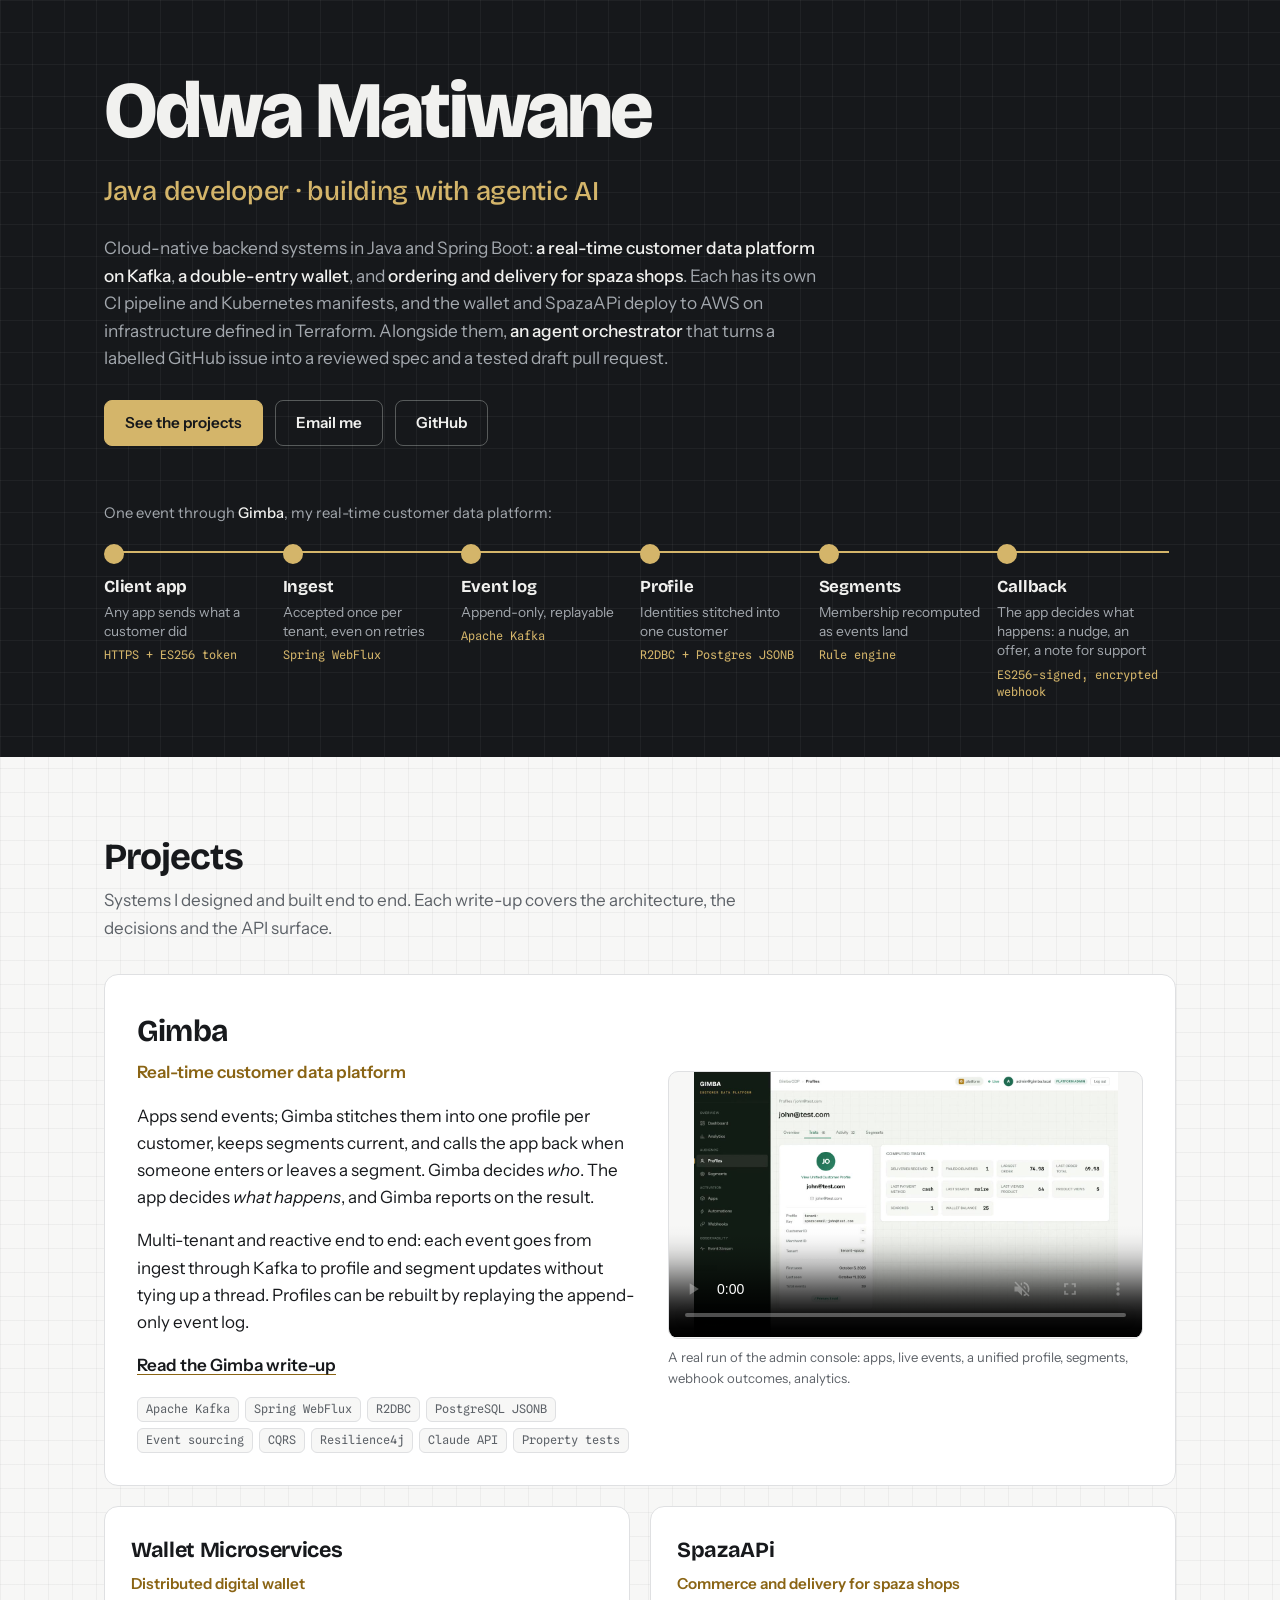
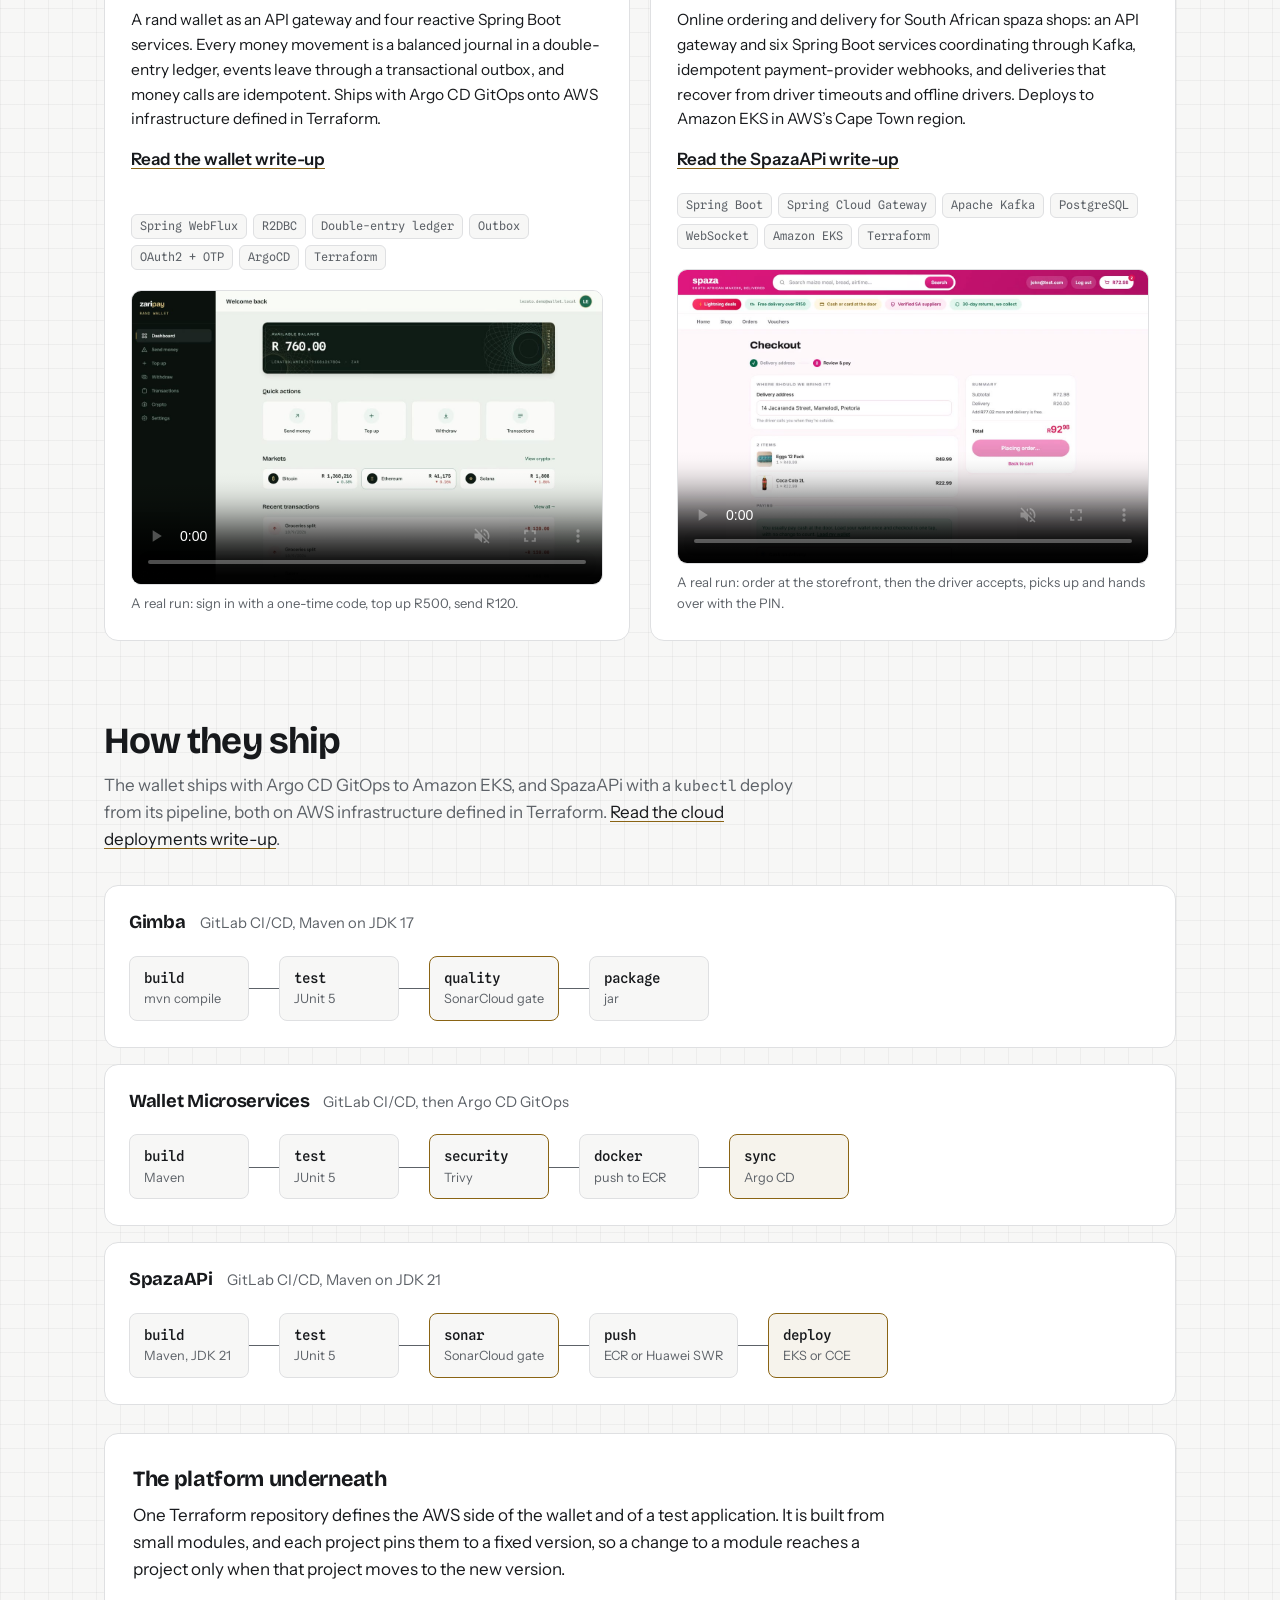
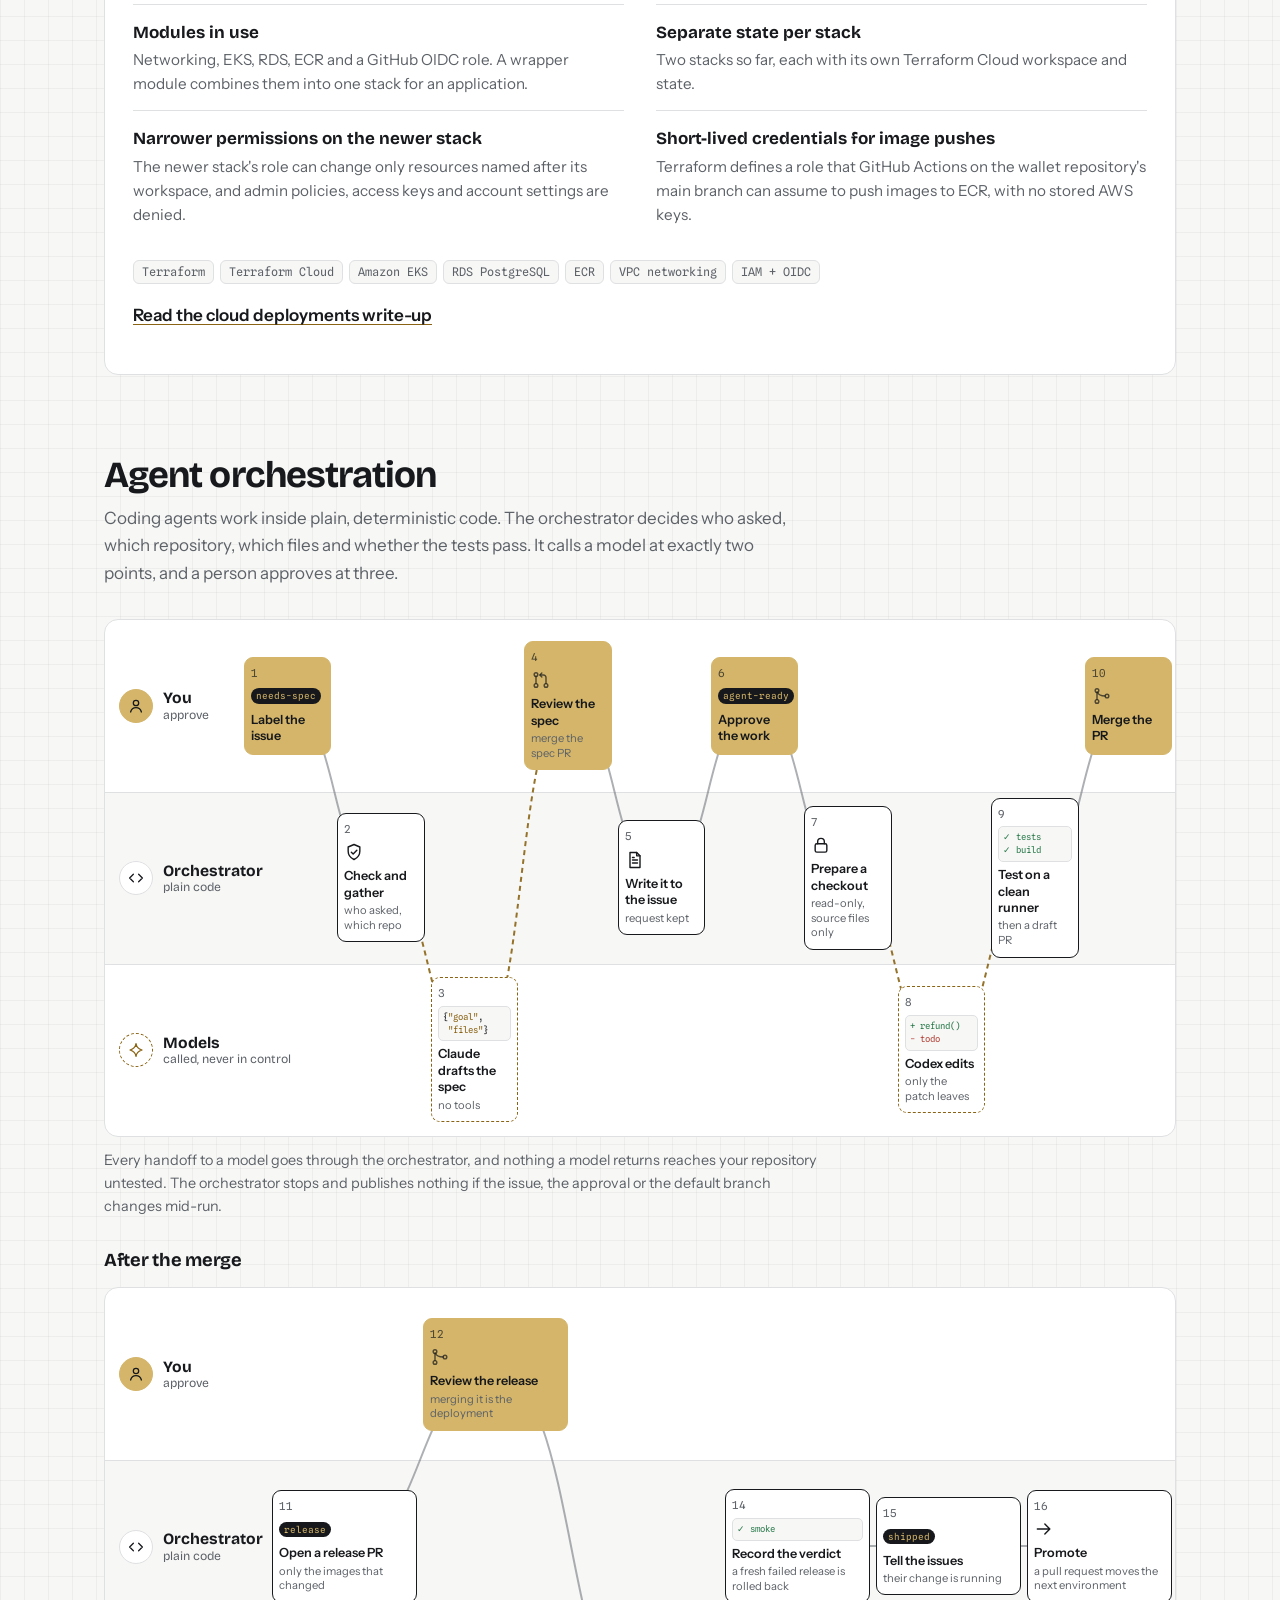
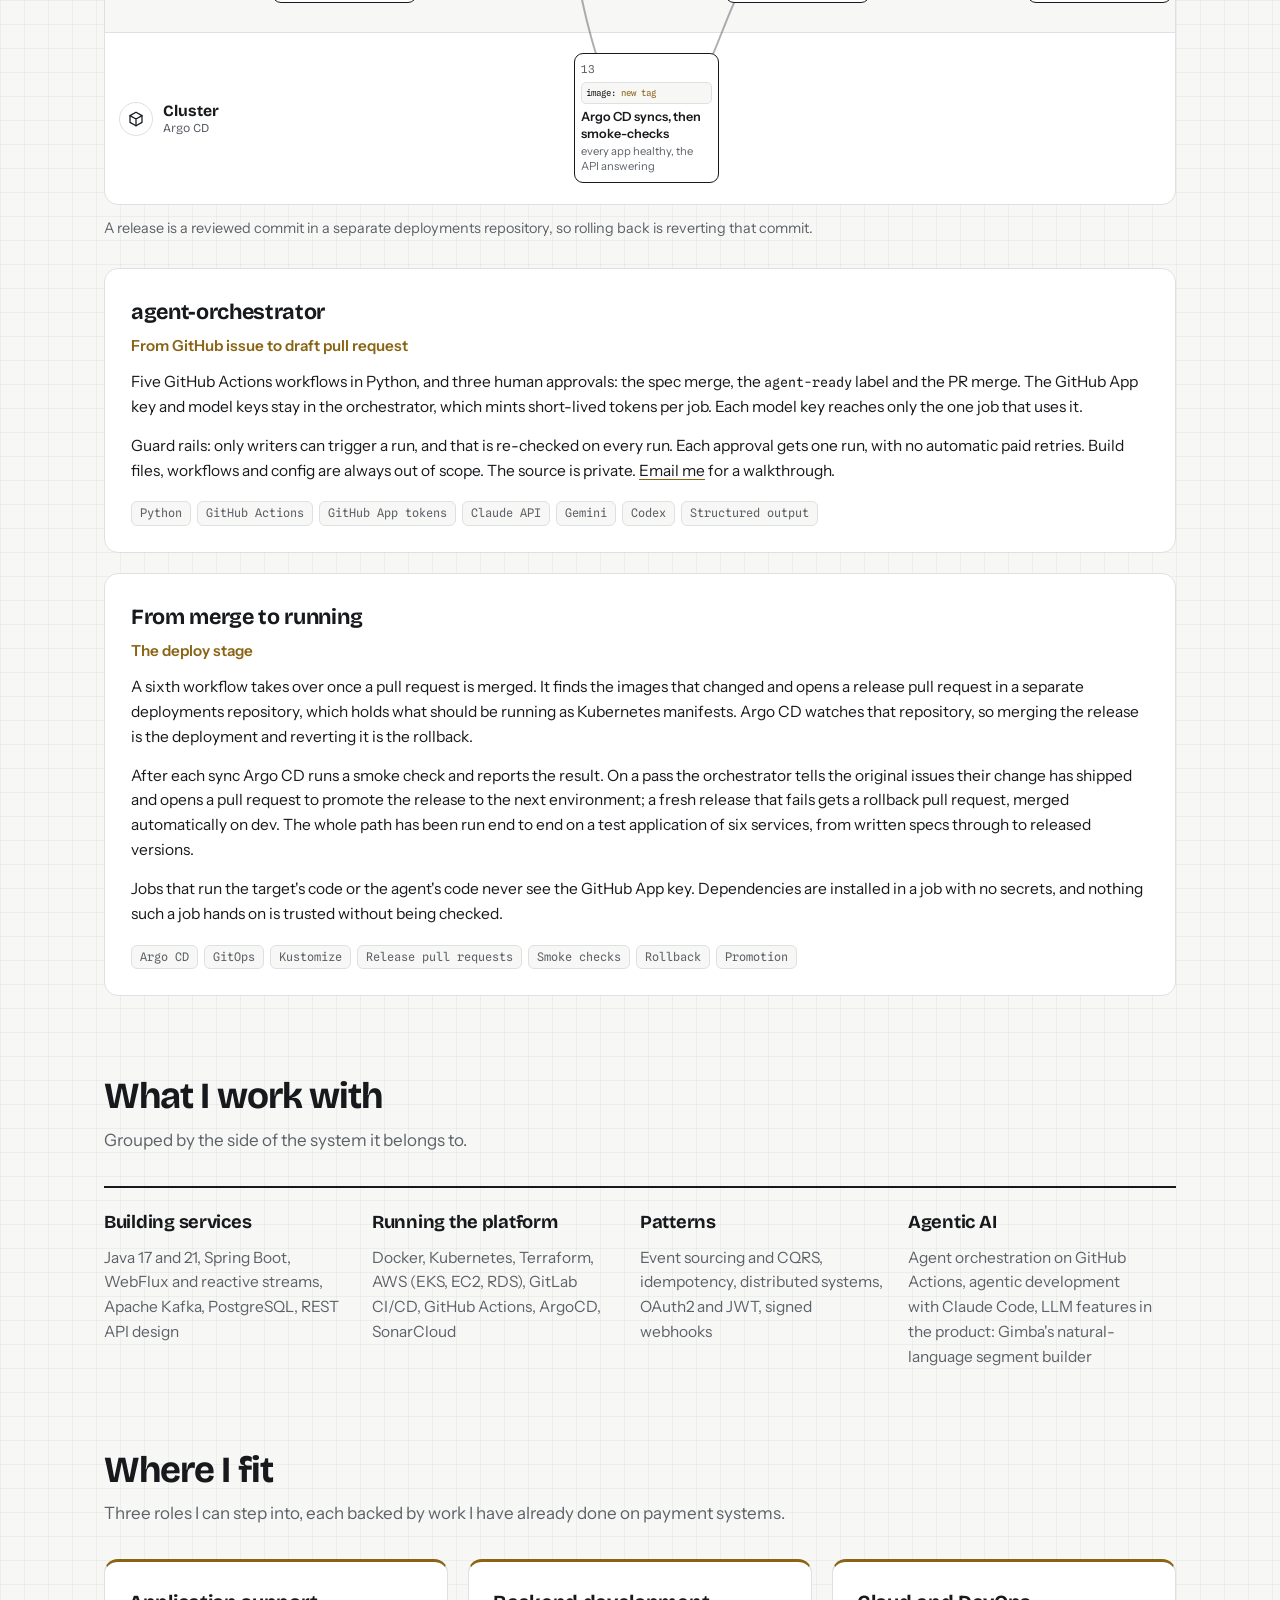
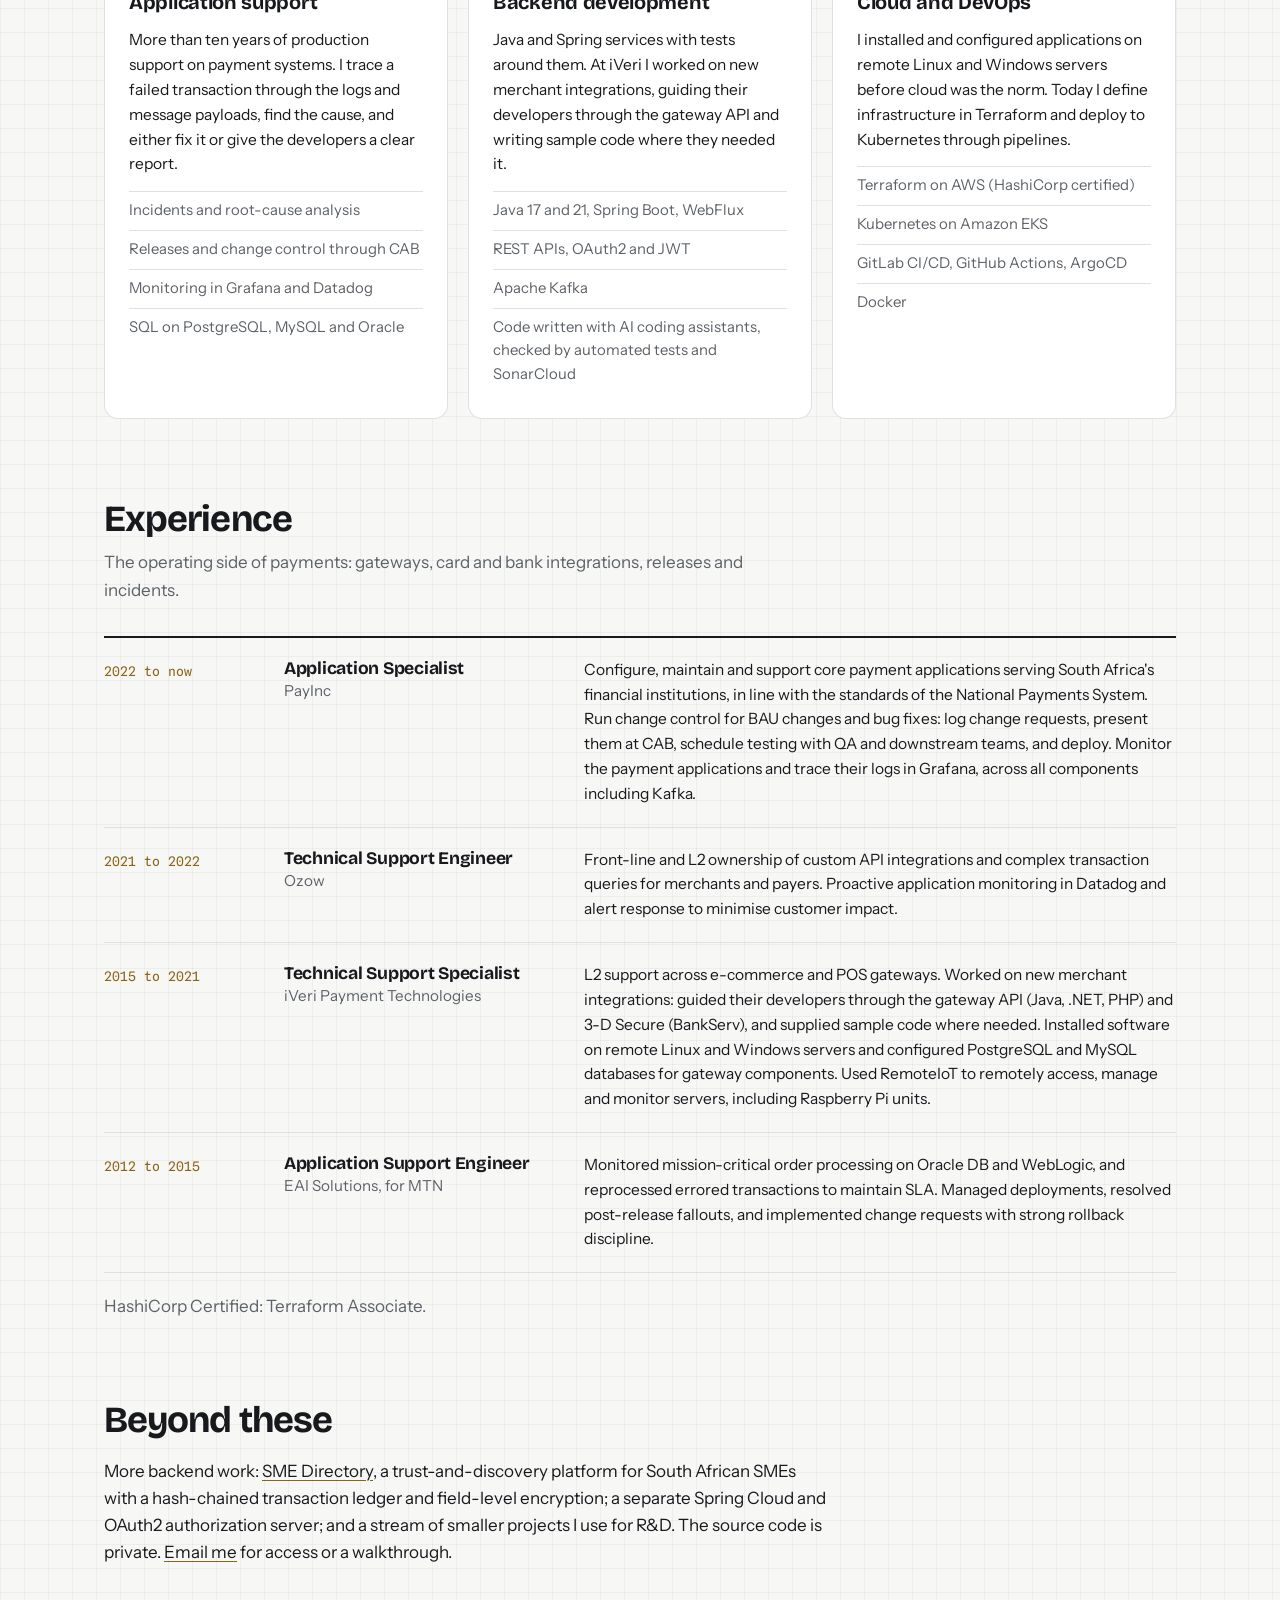
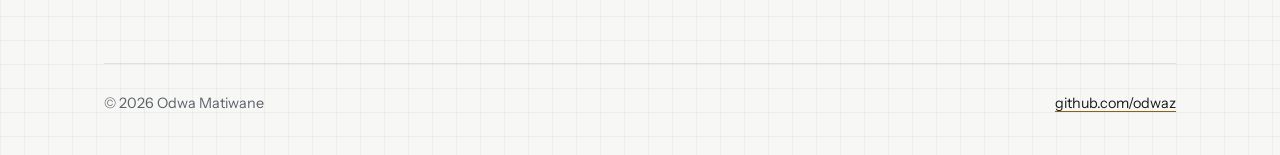
<file: index.html>
<!DOCTYPE html>
<html lang="en">
<head>
<meta charset="utf-8">
<meta name="viewport" content="width=device-width, initial-scale=1">
<title>Odwa Matiwane — Java Developer, building with Agentic AI</title>
<meta name="description" content="Java developer building with agentic AI. Event-driven Java/Spring microservices, and the Terraform-provisioned AWS platform and CI/CD that ships them.">
<meta property="og:title" content="Odwa Matiwane — Java Developer, building with Agentic AI">
<meta property="og:description" content="Event-driven Java/Spring microservices, and the platform that ships them.">
<meta property="og:image" content="https://odwaz.github.io/media/gimba-run.jpg">
<meta name="theme-color" content="#16181b">
<link rel="icon" href="data:image/svg+xml,%3Csvg xmlns='http://www.w3.org/2000/svg' viewBox='0 0 64 64'%3E%3Crect width='64' height='64' rx='14' fill='%2316181b'/%3E%3Ctext x='32' y='42' font-family='Arial,sans-serif' font-size='26' font-weight='700' text-anchor='middle' fill='%23d4b56a'%3EOM%3C/text%3E%3C/svg%3E">
<link rel="preconnect" href="https://fonts.googleapis.com">
<link rel="preconnect" href="https://fonts.gstatic.com" crossorigin>
<link href="https://fonts.googleapis.com/css2?family=Bricolage+Grotesque:opsz,wght@12..96,500;12..96,700;12..96,800&family=Instrument+Sans:wght@400;500;600&family=Spline+Sans+Mono:wght@400;500&display=swap" rel="stylesheet">
<style>
  :root {
    --paper: #f7f7f6;
    --grid: rgba(24, 27, 31, 0.045);
    --surface: #ffffff;
    --ink: #17191c;
    --muted: #5d6268;
    --line: #dfe0e2;
    --viridian: #8a6414;
    --brass: #8a6414;
    --forest: #16181b;
    --forest-line: rgba(255, 255, 255, 0.045);
    --on-forest: #f1f1ef;
    --on-forest-muted: #a3a8ae;
    --brass-bright: #d4b56a;

    --display: 'Bricolage Grotesque', 'Segoe UI', sans-serif;
    --body: 'Instrument Sans', -apple-system, 'Segoe UI', Helvetica, Arial, sans-serif;
    --mono: 'Spline Sans Mono', ui-monospace, SFMono-Regular, Menlo, monospace;
  }
  @media (prefers-color-scheme: dark) {
    :root {
      --paper: #111315;
      --grid: rgba(255, 255, 255, 0.03);
      --surface: #181b1e;
      --ink: #ececea;
      --muted: #9ba0a6;
      --line: #2a2e33;
      --viridian: #d4b56a;
      --brass: #d4b56a;
      --forest: #0b0c0e;
    }
  }

  * { box-sizing: border-box; }
  html, body { margin: 0; padding: 0; }
  body {
    background-color: var(--paper);
    background-image:
      linear-gradient(var(--grid) 1px, transparent 1px),
      linear-gradient(90deg, var(--grid) 1px, transparent 1px);
    background-size: 24px 24px;
    color: var(--ink);
    font-family: var(--body);
    font-size: 17px;
    line-height: 1.6;
    -webkit-font-smoothing: antialiased;
  }
  a { color: var(--ink); text-decoration-color: var(--brass); text-underline-offset: 3px; text-decoration-thickness: 1px; }
  a:hover { color: var(--brass); }
  :focus-visible { outline: 2px solid var(--brass); outline-offset: 3px; border-radius: 4px; }
  code, .mono { font-family: var(--mono); font-size: 0.86em; }

  .wrap { max-width: 1120px; margin: 0 auto; padding: 0 24px; }
  @media (max-width: 600px) { .wrap { padding: 0 16px; } }

  /* ---------- Hero ---------- */
  .hero {
    background-color: var(--forest);
    background-image:
      linear-gradient(var(--forest-line) 1px, transparent 1px),
      linear-gradient(90deg, var(--forest-line) 1px, transparent 1px);
    background-size: 32px 32px;
    color: var(--on-forest);
    padding: 72px 0 56px;
  }
  .hero h1 {
    font-family: var(--display);
    font-weight: 800;
    font-size: clamp(2.6rem, 7vw, 5rem);
    line-height: 0.98;
    letter-spacing: -0.035em;
    margin: 0 0 20px;
  }
  .hero .role {
    font-family: var(--display);
    font-weight: 500;
    font-size: clamp(1.25rem, 2.6vw, 1.7rem);
    color: var(--brass-bright);
    margin: 0 0 20px;
    letter-spacing: -0.01em;
  }
  .hero .pitch { max-width: 60ch; color: var(--on-forest-muted); margin: 0 0 28px; font-size: 1.08rem; }
  .hero .pitch strong { color: var(--on-forest); font-weight: 500; }
  .actions { display: flex; gap: 12px; flex-wrap: wrap; }
  .btn {
    display: inline-block; padding: 10px 20px; border-radius: 8px;
    font-weight: 600; font-size: 0.95rem; text-decoration: none;
    border: 1px solid var(--brass-bright);
  }
  .btn.primary { background: var(--brass-bright); color: var(--forest); }
  .btn.primary:hover { background: #e3c784; color: var(--forest); }
  .btn.ghost { color: var(--on-forest); border-color: rgba(238, 243, 239, 0.3); }
  .btn.ghost:hover { border-color: var(--brass-bright); color: var(--brass-bright); }

  /* The event path: one Gimba event, hop by hop */
  .path { margin-top: 56px; }
  .path-caption { color: var(--on-forest-muted); font-size: 0.92rem; margin: 0 0 18px; }
  .path-caption strong { color: var(--on-forest); font-weight: 500; }
  .hops {
    list-style: none; margin: 0; padding: 0;
    display: grid; grid-template-columns: repeat(6, 1fr); gap: 0;
    position: relative;
  }
  .hops::before, .hops::after {
    content: ""; position: absolute; left: 7px; right: 7px; top: 7px; height: 2px;
    background: rgba(238, 243, 239, 0.18);
  }
  .hops::after {
    background: var(--brass-bright);
    transform-origin: left center;
    transform: scaleX(0);
    animation: trace 2.6s cubic-bezier(.6, 0, .3, 1) .5s forwards;
  }
  @keyframes trace { to { transform: scaleX(1); } }
  .hop { position: relative; padding: 30px 14px 0 0; }
  .hop::before {
    content: ""; position: absolute; top: 0; left: 0;
    width: 16px; height: 16px; border-radius: 50%;
    background: var(--forest); border: 2px solid rgba(238, 243, 239, 0.4);
    z-index: 1;
    animation: lit .3s ease-out forwards;
    animation-delay: calc(.5s + var(--i) * .5s);
  }
  @keyframes lit { to { border-color: var(--brass-bright); background: var(--brass-bright); } }
  .hop b { display: block; font-family: var(--display); font-weight: 700; font-size: 1.05rem; letter-spacing: -0.01em; margin-bottom: 2px; }
  .hop span { display: block; color: var(--on-forest-muted); font-size: 0.86rem; line-height: 1.4; }
  .hop code { display: block; color: var(--brass-bright); font-size: 0.74rem; margin-top: 6px; line-height: 1.45; }
  @media (max-width: 860px) {
    .hops { grid-template-columns: 1fr; }
    .hops::before, .hops::after { left: 7px; right: auto; top: 8px; bottom: 8px; width: 2px; height: auto; }
    .hops::after { transform-origin: center top; transform: scaleY(0); animation-name: traceY; }
    @keyframes traceY { to { transform: scaleY(1); } }
    .hop { padding: 0 0 22px 36px; }
  }
  @media (prefers-reduced-motion: reduce) {
    .hops::after, .hop::before { animation: none; }
    .hops::after { transform: none; }
    .hop::before { border-color: var(--brass-bright); background: var(--brass-bright); }
  }

  /* ---------- Sections ---------- */
  section.block { padding: 80px 0 0; }
  h2 {
    font-family: var(--display); font-weight: 700;
    font-size: clamp(1.7rem, 3.4vw, 2.3rem); letter-spacing: -0.025em; line-height: 1.1;
    margin: 0 0 10px;
  }
  .intro { color: var(--muted); max-width: 64ch; margin: 0 0 32px; }
  h3 { font-family: var(--display); font-weight: 700; letter-spacing: -0.015em; margin: 0; }


  /* Projects */
  .feature {
    background: var(--surface); border: 1px solid var(--line); border-radius: 14px;
    overflow: hidden;
    display: grid; grid-template-columns: minmax(0, 1fr) minmax(0, 0.9fr); align-items: center;
  }
  .feature > div { padding: 32px; max-width: 72ch; min-width: 0; }
  .feature .demo { margin: 0; padding: 32px 32px 32px 0; min-width: 0; }
  .feature .demo video {
    display: block; width: 100%; max-width: 100%; aspect-ratio: 16 / 9;
    border: 1px solid var(--line); border-radius: 10px; background: var(--paper);
  }
  .feature .demo figcaption { color: var(--muted); font-size: 0.82rem; margin-top: 8px; }
  .feature h3 { font-size: 1.9rem; margin-bottom: 4px; }
  .feature .what { color: var(--brass); font-weight: 600; margin: 0 0 16px; }
  .feature p { margin: 0 0 16px; }
  @media (max-width: 860px) {
    .feature { grid-template-columns: 1fr; }
    .feature > div { padding: 24px 20px; }
    .feature .demo { padding: 0 20px 24px; }
  }

  .stack { display: flex; flex-wrap: wrap; gap: 6px; margin: 18px 0 0; padding: 0; list-style: none; }
  .stack li {
    font-family: var(--mono); font-size: 0.74rem; color: var(--muted);
    border: 1px solid var(--line); border-radius: 6px; padding: 2px 8px; background: var(--paper);
  }
  .readmore { font-weight: 600; }
  .links { display: flex; flex-wrap: wrap; gap: 8px 24px; margin: 0; }

  .pair { display: grid; grid-template-columns: 1fr 1fr; gap: 20px; margin-top: 20px; }
  @media (max-width: 760px) { .pair { grid-template-columns: 1fr; } }
  .project {
    background: var(--surface); border: 1px solid var(--line); border-radius: 14px; padding: 26px;
    display: flex; flex-direction: column;
  }
  .project h3 { font-size: 1.35rem; margin-bottom: 4px; }
  .project .what { color: var(--brass); font-weight: 600; font-size: 0.95rem; margin: 0 0 12px; }
  .project p { margin: 0 0 14px; color: var(--ink); font-size: 0.97rem; }
  .project .stack { margin-top: auto; padding-top: 4px; }
  .project .readmore { margin-bottom: 16px; }
  /* Agent orchestration: one lane per party, steps left to right in order */
  .flow {
    --ok: #2f7d4f; --bad: #b4443a;
    display: grid; grid-template-columns: 136px repeat(10, minmax(0, 1fr));
    grid-template-rows: repeat(3, 172px);
    background: var(--surface); border: 1px solid var(--line); border-radius: 14px;
    overflow: hidden; margin: 0 0 12px;
  }
  @media (prefers-color-scheme: dark) { .flow { --ok: #6cc28c; --bad: #e07a70; } }
  .flow .lane { grid-column: 1 / -1; border-top: 1px solid var(--line); display: flex; align-items: center; gap: 10px; padding: 0 14px; }
  .flow .lane:first-child { border-top: 0; }
  .flow .lane svg { width: 34px; height: 34px; flex: none; padding: 7px; border-radius: 50%; border: 1.5px solid var(--line); background: var(--surface);
    fill: none; stroke: var(--ink); stroke-width: 1.7; stroke-linecap: round; stroke-linejoin: round; }
  .flow .lane.you svg { background: var(--brass-bright); border-color: var(--brass-bright); stroke: var(--forest); }
  .flow .lane.model svg { border-style: dashed; border-color: var(--brass); stroke: var(--brass); }
  .flow .lane b { font-family: var(--display); font-size: 0.98rem; line-height: 1.2; }
  .flow .lane small { display: block; color: var(--muted); font-size: 0.76rem; font-weight: 400; }
  .flow .lane.you { grid-row: 1; } .flow .lane.code { grid-row: 2; background: var(--paper); } .flow .lane.model { grid-row: 3; }
  .flow .wires { grid-column: 2 / -1; grid-row: 1 / -1; width: 100%; height: 100%; z-index: 1; }
  .flow .wires path { fill: none; stroke: var(--muted); stroke-opacity: .5; stroke-width: 2; vector-effect: non-scaling-stroke; }
  .flow .wires path.ai { stroke: var(--brass); stroke-opacity: .9; stroke-dasharray: 5 4; }
  .flow ol { display: contents; list-style: none; }
  .step {
    grid-row: var(--lane); grid-column: calc(var(--n) + 1); align-self: center; z-index: 2;
    margin: 0 3px; padding: 7px 6px 9px; border-radius: 9px;
    background: var(--surface); border: 1.5px solid var(--ink);
    font-size: 0.79rem; line-height: 1.3;
  }
  .step b { display: block; font-weight: 600; }
  .step > span:not(.n):not(.who):not(.art) { display: block; color: var(--muted); font-size: 0.7rem; margin-top: 2px; }
  .step .n { font-family: var(--mono); font-size: 0.68rem; color: var(--muted); }
  .step .who { position: absolute; width: 1px; height: 1px; overflow: hidden; clip: rect(0 0 0 0); }
  .step.you { background: var(--brass-bright); border-color: var(--brass-bright); color: var(--forest); }
  .step.you > span, .step.you .n { color: rgba(22, 24, 27, 0.7); }
  .step.model { border-style: dashed; border-color: var(--brass); }
  /* What each step produces, drawn small */
  .art { display: flex; align-items: center; gap: 4px; flex-wrap: wrap; min-height: 22px; margin: 4px 0 5px; }
  .art svg { width: 20px; height: 20px; fill: none; stroke: currentColor; stroke-width: 1.7; stroke-linecap: round; stroke-linejoin: round; }
  .art .pill { font-family: var(--mono); font-size: 0.58rem; line-height: 1; padding: 3px 5px; border-radius: 99px; background: var(--forest); color: var(--brass-bright); white-space: nowrap; }
  .art .snip, .art .diff, .art .checks { display: block; width: 100%; font-family: var(--mono); font-size: 0.56rem; line-height: 1.45; padding: 4px 4px; border-radius: 5px; background: var(--paper); border: 1px solid var(--line); white-space: nowrap; overflow: hidden; }
  .art .snip i { font-style: normal; color: var(--brass); }
  .art .diff .add { color: var(--ok); display: block; } .art .diff .del { color: var(--bad); display: block; }
  .art .checks span { color: var(--ok); display: block; }
  .flow-note { color: var(--muted); font-size: 0.9rem; max-width: 72ch; margin: 0 0 28px; }
  /* The deploy half of the path: six steps, and the cluster takes the third lane */
  .flow.deploy { grid-template-columns: 164px repeat(6, minmax(0, 1fr)); }
  .flow .lane.cluster { grid-row: 3; }
  .flow-lead { font-family: var(--display); font-weight: 700; font-size: 1.15rem; letter-spacing: -0.015em; margin: 0 0 12px; }
  @media (max-width: 900px) {
    .flow { display: block; padding: 8px 16px; }
    .flow .lane, .flow .wires { display: none; }
    .flow ol { display: block; margin: 0; padding: 0; border-left: 2px solid var(--line); }
    .step { margin: 10px 0 10px 14px; position: relative; }
    .step::before { content: ""; position: absolute; left: -22px; top: 14px; width: 12px; height: 2px; background: var(--line); }
    .step .who { position: static; width: auto; height: auto; clip: auto; display: inline; font-family: var(--mono); font-size: 0.68rem; color: inherit; opacity: .75; margin-left: 6px; }
    .art .snip, .art .diff, .art .checks { width: auto; display: inline-block; }
  }

  .clip { margin: 20px 0 0; }
  .clip video {
    display: block; width: 100%; aspect-ratio: 16 / 10; object-fit: cover;
    border: 1px solid var(--line); border-radius: 10px; background: var(--paper);
  }
  .clip figcaption { color: var(--muted); font-size: 0.82rem; margin-top: 8px; }

  /* Skills: build side / run side */
  .sides { display: grid; grid-template-columns: repeat(4, 1fr); gap: 0; border-top: 2px solid var(--ink); }
  .side { padding: 20px 24px 0 0; }
  .side h3 { font-size: 1.15rem; margin-bottom: 8px; }
  .side p { margin: 0; color: var(--muted); font-size: 0.97rem; }
  @media (max-width: 760px) { .sides { grid-template-columns: 1fr; } .side { padding-right: 0; } }

  /* Pipelines */
  .pipeline-card {
    background: var(--surface); border: 1px solid var(--line); border-radius: 14px;
    padding: 22px 24px; margin-bottom: 16px;
  }
  .pipeline-card header { display: flex; flex-wrap: wrap; align-items: baseline; gap: 4px 14px; margin-bottom: 18px; }
  .pipeline-card h3 { font-size: 1.15rem; }
  .pipeline-card header span { color: var(--muted); font-size: 0.92rem; }
  .stages-scroll { overflow-x: auto; padding-bottom: 4px; }
  .stages { display: flex; list-style: none; margin: 0; padding: 0; min-width: min-content; }
  .stage {
    flex: 0 0 auto; min-width: 120px; padding: 10px 14px; margin-right: 30px;
    border: 1px solid var(--line); border-radius: 8px; background: var(--paper); position: relative;
  }
  .stage:last-child { margin-right: 0; }
  .stage:not(:last-child)::after {
    content: ""; position: absolute; right: -31px; top: 50%; width: 30px; height: 1px; background: var(--muted);
  }
  .stage b { display: block; font-family: var(--mono); font-weight: 500; font-size: 0.88rem; }
  .stage span { display: block; color: var(--muted); font-size: 0.8rem; }
  .stage.gate { border-color: var(--brass); }
  .stage.ship { border-color: var(--viridian); background: color-mix(in srgb, var(--viridian) 8%, var(--surface)); }

  /* The platform underneath: the Terraform repo behind every deployment */
  .platform-card {
    background: var(--surface); border: 1px solid var(--line); border-radius: 14px;
    padding: 28px 28px 24px; margin-top: 28px;
  }
  .platform-card h3 { font-size: 1.35rem; margin-bottom: 6px; }
  .platform-card > p { margin: 0 0 20px; max-width: 70ch; }
  .points { display: grid; grid-template-columns: 1fr 1fr; gap: 0 32px; margin: 0; }
  .points div { padding: 14px 0; border-top: 1px solid var(--line); }
  .points dt { font-family: var(--display); font-weight: 700; margin-bottom: 2px; }
  .points dd { margin: 0; color: var(--muted); font-size: 0.95rem; }
  @media (max-width: 760px) { .points { grid-template-columns: 1fr; } }

  /* Where I fit: one column per role */
  .roles { display: grid; grid-template-columns: repeat(3, 1fr); gap: 20px; }
  .role-card {
    background: var(--surface); border: 1px solid var(--line); border-top: 3px solid var(--brass);
    border-radius: 14px; padding: 24px;
  }
  .role-card h3 { font-size: 1.25rem; margin-bottom: 10px; }
  .role-card p { margin: 0 0 14px; font-size: 0.97rem; }
  .role-card ul { list-style: none; margin: 0; padding: 0; color: var(--muted); font-size: 0.93rem; }
  .role-card li { padding: 7px 0; border-top: 1px solid var(--line); }
  @media (max-width: 860px) { .roles { grid-template-columns: 1fr; } }

  /* Experience: oldest at the bottom */
  .jobs { list-style: none; margin: 0; padding: 0; border-top: 2px solid var(--ink); }
  .jobs li {
    display: grid; grid-template-columns: 9.5rem minmax(0, 17rem) minmax(0, 1fr); gap: 4px 28px;
    padding: 20px 0; border-bottom: 1px solid var(--line);
  }
  .jobs .when { font-family: var(--mono); font-size: 0.82rem; color: var(--brass); padding-top: 3px; }
  .jobs h3 { font-size: 1.1rem; line-height: 1.3; }
  .jobs h3 span { display: block; font-family: var(--body); font-weight: 400; font-size: 0.95rem; color: var(--muted); letter-spacing: 0; }
  .jobs p { margin: 0; font-size: 0.97rem; }
  .cert { margin: 20px 0 0; color: var(--muted); }
  @media (max-width: 760px) { .jobs li { grid-template-columns: 1fr; } }

  .also { max-width: 66ch; }

  footer {
    margin-top: 96px; padding: 28px 0 40px; border-top: 1px solid var(--line);
    color: var(--muted); font-size: 0.9rem;
    display: flex; justify-content: space-between; flex-wrap: wrap; gap: 12px;
  }
</style>
</head>
<body>

<div class="hero">
  <div class="wrap">
    <h1>Odwa Matiwane</h1>
    <p class="role">Java developer &middot; building with agentic AI</p>
    <p class="pitch">
      Cloud-native backend systems in Java and Spring Boot: <strong>a real-time customer data platform on Kafka</strong>,
      <strong>a double-entry wallet</strong>, and <strong>ordering and delivery for spaza shops</strong>.
      Each has its own CI pipeline and Kubernetes manifests, and the wallet and SpazaAPi deploy to AWS on infrastructure defined in Terraform.
      Alongside them, <strong>an agent orchestrator</strong> that turns a labelled GitHub issue into a reviewed spec and a tested draft pull request.
    </p>
    <div class="actions">
      <a class="btn primary" href="#projects">See the projects</a>
      <a class="btn ghost" href="mailto:odwadevwork@gmail.com">Email me</a>
      <a class="btn ghost" href="https://github.com/odwaz">GitHub</a>
    </div>

    <div class="path" aria-label="The path of one event through Gimba">
      <p class="path-caption">One event through <strong>Gimba</strong>, my real-time customer data platform:</p>
      <ol class="hops">
        <li class="hop" style="--i:0"><b>Client app</b><span>Any app sends what a customer did</span><code>HTTPS + ES256 token</code></li>
        <li class="hop" style="--i:1"><b>Ingest</b><span>Accepted once per tenant, even on retries</span><code>Spring WebFlux</code></li>
        <li class="hop" style="--i:2"><b>Event log</b><span>Append-only, replayable</span><code>Apache Kafka</code></li>
        <li class="hop" style="--i:3"><b>Profile</b><span>Identities stitched into one customer</span><code>R2DBC + Postgres JSONB</code></li>
        <li class="hop" style="--i:4"><b>Segments</b><span>Membership recomputed as events land</span><code>Rule engine</code></li>
        <li class="hop" style="--i:5"><b>Callback</b><span>The app decides what happens: a nudge, an offer, a note for support</span><code>ES256-signed, encrypted webhook</code></li>
      </ol>
    </div>
  </div>
</div>

<main class="wrap">

<section class="block" id="projects">
  <h2>Projects</h2>
  <p class="intro">Systems I designed and built end to end. Each write-up covers the architecture, the decisions and the API surface.</p>

  <article class="feature">
    <div>
      <h3>Gimba</h3>
      <p class="what">Real-time customer data platform</p>
      <p>Apps send events; Gimba stitches them into one profile per customer, keeps segments current, and calls the app back when someone enters or leaves a segment. Gimba decides <em>who</em>. The app decides <em>what happens</em>, and Gimba reports on the result.</p>
      <p>Multi-tenant and reactive end to end: each event goes from ingest through Kafka to profile and segment updates without tying up a thread. Profiles can be rebuilt by replaying the append-only event log.</p>
      <p class="links"><a class="readmore" href="https://odwaz.github.io/real-time-cdp/">Read the Gimba write-up</a></p>
      <ul class="stack">
        <li>Apache Kafka</li><li>Spring WebFlux</li><li>R2DBC</li><li>PostgreSQL JSONB</li><li>Event sourcing</li><li>CQRS</li><li>Resilience4j</li><li>Claude API</li><li>Property tests</li>
      </ul>
    </div>
    <figure class="demo">
      <video class="loop" muted loop playsinline preload="metadata" poster="media/gimba-run.jpg"
             aria-label="Gimba's admin console from a real run: registered apps, the live event stream, a unified profile and its traits, segments, the AI segment builder, automations, webhook outcomes and analytics">
        <source src="media/gimba-run.mp4" type="video/mp4">
      </video>
      <figcaption>A real run of the admin console: apps, live events, a unified profile, segments, webhook outcomes, analytics.</figcaption>
    </figure>
  </article>

  <div class="pair">
    <article class="project">
      <h3>Wallet Microservices</h3>
      <p class="what">Distributed digital wallet</p>
      <p>A rand wallet as an API gateway and four reactive Spring Boot services. Every money movement is a balanced journal in a double-entry ledger, events leave through a transactional outbox, and money calls are idempotent. Ships with Argo CD GitOps onto AWS infrastructure defined in Terraform.</p>
      <a class="readmore" href="https://odwaz.github.io/wallet-microservices/">Read the wallet write-up</a>
      <ul class="stack">
        <li>Spring WebFlux</li><li>R2DBC</li><li>Double-entry ledger</li><li>Outbox</li><li>OAuth2 + OTP</li><li>ArgoCD</li><li>Terraform</li>
      </ul>
      <figure class="clip">
        <video class="loop" muted loop playsinline preload="metadata" poster="media/wallet-run.jpg"
               aria-label="Recording of zaripay, the wallet's web app: sign in with a one-time code, top up R500, send R120, and the balance and history update">
          <source src="media/wallet-run.mp4" type="video/mp4">
        </video>
        <figcaption>A real run: sign in with a one-time code, top up R500, send R120.</figcaption>
      </figure>
    </article>
    <article class="project">
      <h3>SpazaAPi</h3>
      <p class="what">Commerce and delivery for spaza shops</p>
      <p>Online ordering and delivery for South African spaza shops: an API gateway and six Spring Boot services coordinating through Kafka, idempotent payment-provider webhooks, and deliveries that recover from driver timeouts and offline drivers. Deploys to Amazon EKS in AWS&rsquo;s Cape Town region.</p>
      <a class="readmore" href="https://odwaz.github.io/spaza-api/">Read the SpazaAPi write-up</a>
      <ul class="stack">
        <li>Spring Boot</li><li>Spring Cloud Gateway</li><li>Apache Kafka</li><li>PostgreSQL</li><li>WebSocket</li><li>Amazon EKS</li><li>Terraform</li>
      </ul>
      <figure class="clip">
        <video class="loop" muted loop playsinline preload="metadata" poster="media/spaza-run.jpg"
               aria-label="SpazaAPi's storefront and driver app from a real run: add to cart, cash checkout, order placed, the driver accepts, picks up and hands over with the customer's PIN">
          <source src="media/spaza-run.mp4" type="video/mp4">
        </video>
        <figcaption>A real run: order at the storefront, then the driver accepts, picks up and hands over with the PIN.</figcaption>
      </figure>
    </article>
  </div>
</section>

<section class="block" id="platform">
  <h2>How they ship</h2>
  <p class="intro">The wallet ships with Argo CD GitOps to Amazon EKS, and SpazaAPi with a <code>kubectl</code> deploy from its pipeline, both on AWS infrastructure defined in Terraform. <a href="https://odwaz.github.io/platform/">Read the cloud deployments write-up</a>.</p>

  <div class="pipeline-card">
    <header><h3>Gimba</h3><span>GitLab CI/CD, Maven on JDK 17</span></header>
    <div class="stages-scroll">
      <ol class="stages">
        <li class="stage"><b>build</b><span>mvn compile</span></li>
        <li class="stage"><b>test</b><span>JUnit 5</span></li>
        <li class="stage gate"><b>quality</b><span>SonarCloud gate</span></li>
        <li class="stage"><b>package</b><span>jar</span></li>
      </ol>
    </div>
  </div>

  <div class="pipeline-card">
    <header><h3>Wallet Microservices</h3><span>GitLab CI/CD, then Argo CD GitOps</span></header>
    <div class="stages-scroll">
      <ol class="stages">
        <li class="stage"><b>build</b><span>Maven</span></li>
        <li class="stage"><b>test</b><span>JUnit 5</span></li>
        <li class="stage gate"><b>security</b><span>Trivy</span></li>
        <li class="stage"><b>docker</b><span>push to ECR</span></li>
        <li class="stage ship"><b>sync</b><span>Argo CD</span></li>
      </ol>
    </div>
  </div>

  <div class="pipeline-card">
    <header><h3>SpazaAPi</h3><span>GitLab CI/CD, Maven on JDK 21</span></header>
    <div class="stages-scroll">
      <ol class="stages">
        <li class="stage"><b>build</b><span>Maven, JDK 21</span></li>
        <li class="stage"><b>test</b><span>JUnit 5</span></li>
        <li class="stage gate"><b>sonar</b><span>SonarCloud gate</span></li>
        <li class="stage"><b>push</b><span>ECR or Huawei SWR</span></li>
        <li class="stage ship"><b>deploy</b><span>EKS or CCE</span></li>
      </ol>
    </div>
  </div>

  <article class="platform-card">
    <h3>The platform underneath</h3>
    <p>One Terraform repository defines the AWS side of the wallet and of a test application. It is built from small modules, and each project pins them to a fixed version, so a change to a module reaches a project only when that project moves to the new version.</p>
    <dl class="points">
      <div><dt>Modules in use</dt><dd>Networking, EKS, RDS, ECR and a GitHub OIDC role. A wrapper module combines them into one stack for an application.</dd></div>
      <div><dt>Separate state per stack</dt><dd>Two stacks so far, each with its own Terraform Cloud workspace and state.</dd></div>
      <div><dt>Narrower permissions on the newer stack</dt><dd>The newer stack's role can change only resources named after its workspace, and admin policies, access keys and account settings are denied.</dd></div>
      <div><dt>Short-lived credentials for image pushes</dt><dd>Terraform defines a role that GitHub Actions on the wallet repository's main branch can assume to push images to ECR, with no stored AWS keys.</dd></div>
    </dl>
    <ul class="stack">
      <li>Terraform</li><li>Terraform Cloud</li><li>Amazon EKS</li><li>RDS PostgreSQL</li><li>ECR</li><li>VPC networking</li><li>IAM + OIDC</li>
    </ul>
    <p class="links" style="margin-top:18px"><a class="readmore" href="https://odwaz.github.io/platform/">Read the cloud deployments write-up</a></p>
  </article>
</section>

<section class="block" id="agents">
  <h2>Agent orchestration</h2>
  <p class="intro">Coding agents work inside plain, deterministic code. The orchestrator decides who asked, which repository, which files and whether the tests pass. It calls a model at exactly two points, and a person approves at three.</p>
  <div class="flow" role="figure" aria-label="The path of one GitHub issue to a merged pull request, across you, the orchestrator and the models">
    <div class="lane you" aria-hidden="true"><svg viewBox="0 0 24 24"><circle cx="12" cy="8" r="3.6"/><path d="M4.8 20c.9-3.8 3.8-5.8 7.2-5.8s6.3 2 7.2 5.8"/></svg><b>You<small>approve</small></b></div>
    <div class="lane code" aria-hidden="true"><svg viewBox="0 0 24 24"><path d="M8.5 7L3.5 12l5 5M15.5 7l5 5-5 5"/></svg><b>Orchestrator<small>plain code</small></b></div>
    <div class="lane model" aria-hidden="true"><svg viewBox="0 0 24 24"><path d="M12 3.5c.6 4.4 2.9 7 8 8.5-5.1 1.5-7.4 4.1-8 8.5-.6-4.4-2.9-7-8-8.5 5.1-1.5 7.4-4.1 8-8.5z"/></svg><b>Models<small>called, never in control</small></b></div>
    <svg class="wires" viewBox="0 0 1000 300" preserveAspectRatio="none" aria-hidden="true"><path d="M50 50 C105 50 95 150 150 150"/><path class="ai" d="M150 150 C205 150 195 250 250 250"/><path class="ai" d="M250 250 C305 250 295 50 350 50"/><path d="M350 50 C405 50 395 150 450 150"/><path d="M450 150 C505 150 495 50 550 50"/><path d="M550 50 C605 50 595 150 650 150"/><path class="ai" d="M650 150 C705 150 695 250 750 250"/><path class="ai" d="M750 250 C805 250 795 150 850 150"/><path d="M850 150 C905 150 895 50 950 50"/></svg>
    <ol role="list">
      <li class="step you" style="--n:1;--lane:1"><span class="n">1</span><span class="who">You</span><span class="art" aria-hidden="true"><span class="pill">needs-spec</span></span><b>Label the issue</b></li>
      <li class="step code" style="--n:2;--lane:2"><span class="n">2</span><span class="who">Orchestrator</span><span class="art" aria-hidden="true"><svg viewBox="0 0 24 24"><path d="M12 3l7 3v5c0 4.5-3 8-7 10-4-2-7-5.5-7-10V6z"/><path d="M8.8 12.2l2.2 2.2 4.4-4.6"/></svg></span><b>Check and gather</b><span>who asked, which repo</span></li>
      <li class="step model" style="--n:3;--lane:3"><span class="n">3</span><span class="who">Model</span><span class="art" aria-hidden="true"><span class="snip">{<i>"goal"</i>,<br>&nbsp;<i>"files"</i>}</span></span><b>Claude drafts the spec</b><span>no tools</span></li>
      <li class="step you" style="--n:4;--lane:1"><span class="n">4</span><span class="who">You</span><span class="art" aria-hidden="true"><svg viewBox="0 0 24 24"><circle cx="6" cy="5.5" r="2.2"/><circle cx="6" cy="18.5" r="2.2"/><circle cx="18" cy="18.5" r="2.2"/><path d="M6 7.7v8.6M18 16.3V9a3 3 0 0 0-3-3h-4"/><path d="M13 3.6L10.6 6 13 8.4"/></svg></span><b>Review the spec</b><span>merge the spec PR</span></li>
      <li class="step code" style="--n:5;--lane:2"><span class="n">5</span><span class="who">Orchestrator</span><span class="art" aria-hidden="true"><svg viewBox="0 0 24 24"><path d="M6 3h8l4 4v14H6z"/><path d="M14 3v4h4M9 12h6M9 15.5h6M9 9h2"/></svg></span><b>Write it to the issue</b><span>request kept</span></li>
      <li class="step you" style="--n:6;--lane:1"><span class="n">6</span><span class="who">You</span><span class="art" aria-hidden="true"><span class="pill">agent-ready</span></span><b>Approve the work</b></li>
      <li class="step code" style="--n:7;--lane:2"><span class="n">7</span><span class="who">Orchestrator</span><span class="art" aria-hidden="true"><svg viewBox="0 0 24 24"><rect x="5" y="10.5" width="14" height="10" rx="2"/><path d="M8 10.5V8a4 4 0 0 1 8 0v2.5"/></svg></span><b>Prepare a checkout</b><span>read-only, source files only</span></li>
      <li class="step model" style="--n:8;--lane:3"><span class="n">8</span><span class="who">Model</span><span class="art" aria-hidden="true"><span class="diff"><span class="add">+ refund()</span><span class="del">- todo</span></span></span><b>Codex edits</b><span>only the patch leaves</span></li>
      <li class="step code" style="--n:9;--lane:2"><span class="n">9</span><span class="who">Orchestrator</span><span class="art" aria-hidden="true"><span class="checks"><span>✓ tests</span><span>✓ build</span></span></span><b>Test on a clean runner</b><span>then a draft PR</span></li>
      <li class="step you" style="--n:10;--lane:1"><span class="n">10</span><span class="who">You</span><span class="art" aria-hidden="true"><svg viewBox="0 0 24 24"><circle cx="6" cy="5.5" r="2.2"/><circle cx="6" cy="18.5" r="2.2"/><circle cx="18" cy="12" r="2.2"/><path d="M6 7.7v8.6M6.6 7.6c1 3 4.4 4.4 9.2 4.4"/></svg></span><b>Merge the PR</b></li>
    </ol>
  </div>
  <p class="flow-note">Every handoff to a model goes through the orchestrator, and nothing a model returns reaches your repository untested. The orchestrator stops and publishes nothing if the issue, the approval or the default branch changes mid-run.</p>
  <p class="flow-lead">After the merge</p>
  <div class="flow deploy" role="figure" aria-label="The path of a merged pull request to a running release, across you, the orchestrator and the cluster">
    <div class="lane you" aria-hidden="true"><svg viewBox="0 0 24 24"><circle cx="12" cy="8" r="3.6"/><path d="M4.8 20c.9-3.800 3.800-5.800 7.200-5.800s6.300 2 7.200 5.800"/></svg><b>You<small>approve</small></b></div>
    <div class="lane code" aria-hidden="true"><svg viewBox="0 0 24 24"><path d="M8.500 7L3.500 12l5 5M15.500 7l5 5-5 5"/></svg><b>Orchestrator<small>plain code</small></b></div>
    <div class="lane cluster" aria-hidden="true"><svg viewBox="0 0 24 24"><path d="M12 3l8 4.500v9L12 21l-8-4.500v-9z"/><path d="M4 7.500l8 4.500 8-4.500M12 12v9"/></svg><b>Cluster<small>Argo CD</small></b></div>
    <svg class="wires" viewBox="0 0 600 300" preserveAspectRatio="none" aria-hidden="true"><path d="M50 150 C105 150 95 50 150 50"/><path d="M150 50 C205 50 195 250 250 250"/><path d="M250 250 C305 250 295 150 350 150"/><path d="M350 150 H450"/><path d="M450 150 H550"/></svg>
    <ol role="list">
      <li class="step code" style="--n:1;--lane:2"><span class="n">11</span><span class="who">Orchestrator</span><span class="art" aria-hidden="true"><span class="pill">release</span></span><b>Open a release PR</b><span>only the images that changed</span></li>
      <li class="step you" style="--n:2;--lane:1"><span class="n">12</span><span class="who">You</span><span class="art" aria-hidden="true"><svg viewBox="0 0 24 24"><circle cx="6" cy="5.500" r="2.200"/><circle cx="6" cy="18.500" r="2.200"/><circle cx="18" cy="12" r="2.200"/><path d="M6 7.700v8.600M6.600 7.600c1 3 4.400 4.400 9.200 4.400"/></svg></span><b>Review the release</b><span>merging it is the deployment</span></li>
      <li class="step code" style="--n:3;--lane:3"><span class="n">13</span><span class="who">Argo CD</span><span class="art" aria-hidden="true"><span class="snip">image: <i>new tag</i></span></span><b>Argo CD syncs, then smoke-checks</b><span>every app healthy, the API answering</span></li>
      <li class="step code" style="--n:4;--lane:2"><span class="n">14</span><span class="who">Orchestrator</span><span class="art" aria-hidden="true"><span class="checks"><span>✓ smoke</span></span></span><b>Record the verdict</b><span>a fresh failed release is rolled back</span></li>
      <li class="step code" style="--n:5;--lane:2"><span class="n">15</span><span class="who">Orchestrator</span><span class="art" aria-hidden="true"><span class="pill">shipped</span></span><b>Tell the issues</b><span>their change is running</span></li>
      <li class="step code" style="--n:6;--lane:2"><span class="n">16</span><span class="who">Orchestrator</span><span class="art" aria-hidden="true"><svg viewBox="0 0 24 24"><path d="M4 12h15M13 6l6 6-6 6"/></svg></span><b>Promote</b><span>a pull request moves the next environment</span></li>
    </ol>
  </div>
  <p class="flow-note">A release is a reviewed commit in a separate deployments repository, so rolling back is reverting that commit.</p>
  <article class="project">
    <h3>agent-orchestrator</h3>
    <p class="what">From GitHub issue to draft pull request</p>
    <p>Five GitHub Actions workflows in Python, and three human approvals: the spec merge, the <code>agent-ready</code> label and the PR merge. The GitHub App key and model keys stay in the orchestrator, which mints short-lived tokens per job. Each model key reaches only the one job that uses it.</p>
    <p>Guard rails: only writers can trigger a run, and that is re-checked on every run. Each approval gets one run, with no automatic paid retries. Build files, workflows and config are always out of scope. The source is private. <a href="mailto:odwadevwork@gmail.com">Email me</a> for a walkthrough.</p>
    <ul class="stack">
      <li>Python</li><li>GitHub Actions</li><li>GitHub App tokens</li><li>Claude API</li><li>Gemini</li><li>Codex</li><li>Structured output</li>
    </ul>
  </article>
  <article class="project" style="margin-top:20px">
    <h3>From merge to running</h3>
    <p class="what">The deploy stage</p>
    <p>A sixth workflow takes over once a pull request is merged. It finds the images that changed and opens a release pull request in a separate deployments repository, which holds what should be running as Kubernetes manifests. Argo CD watches that repository, so merging the release is the deployment and reverting it is the rollback.</p>
    <p>After each sync Argo CD runs a smoke check and reports the result. On a pass the orchestrator tells the original issues their change has shipped and opens a pull request to promote the release to the next environment; a fresh release that fails gets a rollback pull request, merged automatically on dev. The whole path has been run end to end on a test application of six services, from written specs through to released versions.</p>
    <p>Jobs that run the target's code or the agent's code never see the GitHub App key. Dependencies are installed in a job with no secrets, and nothing such a job hands on is trusted without being checked.</p>
    <ul class="stack">
      <li>Argo CD</li><li>GitOps</li><li>Kustomize</li><li>Release pull requests</li><li>Smoke checks</li><li>Rollback</li><li>Promotion</li>
    </ul>
  </article>
</section>

<section class="block" id="skills">
  <h2>What I work with</h2>
  <p class="intro">Grouped by the side of the system it belongs to.</p>
  <div class="sides">
    <div class="side">
      <h3>Building services</h3>
      <p>Java 17 and 21, Spring Boot, WebFlux and reactive streams, Apache Kafka, PostgreSQL, REST API design</p>
    </div>
    <div class="side">
      <h3>Running the platform</h3>
      <p>Docker, Kubernetes, Terraform, AWS (EKS, EC2, RDS), GitLab CI/CD, GitHub Actions, ArgoCD, SonarCloud</p>
    </div>
    <div class="side">
      <h3>Patterns</h3>
      <p>Event sourcing and CQRS, idempotency, distributed systems, OAuth2 and JWT, signed webhooks</p>
    </div>
    <div class="side">
      <h3>Agentic AI</h3>
      <p>Agent orchestration on GitHub Actions, agentic development with Claude Code, LLM features in the product: Gimba's natural-language segment builder</p>
    </div>
  </div>
</section>

<section class="block" id="roles">
  <h2>Where I fit</h2>
  <p class="intro">Three roles I can step into, each backed by work I have already done on payment systems.</p>
  <div class="roles">
    <article class="role-card">
      <h3>Application support</h3>
      <p>More than ten years of production support on payment systems. I trace a failed transaction through the logs and message payloads, find the cause, and either fix it or give the developers a clear report.</p>
      <ul>
        <li>Incidents and root-cause analysis</li>
        <li>Releases and change control through CAB</li>
        <li>Monitoring in Grafana and Datadog</li>
        <li>SQL on PostgreSQL, MySQL and Oracle</li>
      </ul>
    </article>
    <article class="role-card">
      <h3>Backend development</h3>
      <p>Java and Spring services with tests around them. At iVeri I worked on new merchant integrations, guiding their developers through the gateway API and writing sample code where they needed it.</p>
      <ul>
        <li>Java 17 and 21, Spring Boot, WebFlux</li>
        <li>REST APIs, OAuth2 and JWT</li>
        <li>Apache Kafka</li>
        <li>Code written with AI coding assistants, checked by automated tests and SonarCloud</li>
      </ul>
    </article>
    <article class="role-card">
      <h3>Cloud and DevOps</h3>
      <p>I installed and configured applications on remote Linux and Windows servers before cloud was the norm. Today I define infrastructure in Terraform and deploy to Kubernetes through pipelines.</p>
      <ul>
        <li>Terraform on AWS (HashiCorp certified)</li>
        <li>Kubernetes on Amazon EKS</li>
        <li>GitLab CI/CD, GitHub Actions, ArgoCD</li>
        <li>Docker</li>
      </ul>
    </article>
  </div>
</section>

<section class="block" id="experience">
  <h2>Experience</h2>
  <p class="intro">The operating side of payments: gateways, card and bank integrations, releases and incidents.</p>
  <ol class="jobs">
    <li>
      <span class="when">2022 to now</span>
      <h3>Application Specialist <span>PayInc</span></h3>
      <p>Configure, maintain and support core payment applications serving South Africa's financial institutions, in line with the standards of the National Payments System. Run change control for BAU changes and bug fixes: log change requests, present them at CAB, schedule testing with QA and downstream teams, and deploy. Monitor the payment applications and trace their logs in Grafana, across all components including Kafka.</p>
    </li>
    <li>
      <span class="when">2021 to 2022</span>
      <h3>Technical Support Engineer <span>Ozow</span></h3>
      <p>Front-line and L2 ownership of custom API integrations and complex transaction queries for merchants and payers. Proactive application monitoring in Datadog and alert response to minimise customer impact.</p>
    </li>
    <li>
      <span class="when">2015 to 2021</span>
      <h3>Technical Support Specialist <span>iVeri Payment Technologies</span></h3>
      <p>L2 support across e-commerce and POS gateways. Worked on new merchant integrations: guided their developers through the gateway API (Java, .NET, PHP) and 3-D Secure (BankServ), and supplied sample code where needed. Installed software on remote Linux and Windows servers and configured PostgreSQL and MySQL databases for gateway components. Used RemoteIoT to remotely access, manage and monitor servers, including Raspberry Pi units.</p>
    </li>
    <li>
      <span class="when">2012 to 2015</span>
      <h3>Application Support Engineer <span>EAI Solutions, for MTN</span></h3>
      <p>Monitored mission-critical order processing on Oracle DB and WebLogic, and reprocessed errored transactions to maintain SLA. Managed deployments, resolved post-release fallouts, and implemented change requests with strong rollback discipline.</p>
    </li>
  </ol>
  <p class="cert">HashiCorp Certified: Terraform Associate.</p>
</section>

<section class="block">
  <h2>Beyond these</h2>
  <p class="also">
    More backend work: <a href="https://odwaz.github.io/sme_directory/">SME Directory</a>, a trust-and-discovery platform for
    South African SMEs with a hash-chained transaction ledger and field-level encryption; a separate Spring Cloud and OAuth2
    authorization server; and a stream of smaller projects I use for R&amp;D.
    The source code is private. <a href="mailto:odwadevwork@gmail.com">Email me</a> for access or a walkthrough.
  </p>
</section>

<footer>
  <span>&copy; <span id="y">2026</span> Odwa Matiwane</span>
  <span><a href="https://github.com/odwaz">github.com/odwaz</a></span>
</footer>

</main>

<script>
  document.getElementById('y').textContent = new Date().getFullYear();
  // Project clips loop silently while on screen; with reduced motion they show controls instead.
  (function () {
    var loops = document.querySelectorAll('video.loop');
    var still = window.matchMedia('(prefers-reduced-motion: reduce)').matches;
    if (still || !('IntersectionObserver' in window)) {
      loops.forEach(function (v) { v.controls = true; });
      return;
    }
    var io = new IntersectionObserver(function (entries) {
      entries.forEach(function (e) {
        if (e.isIntersecting) e.target.play().catch(function () { e.target.controls = true; });
        else e.target.pause();
      });
    }, { threshold: 0.4 });
    loops.forEach(function (v) { io.observe(v); });
  })();
</script>
</body>
</html>
</file>
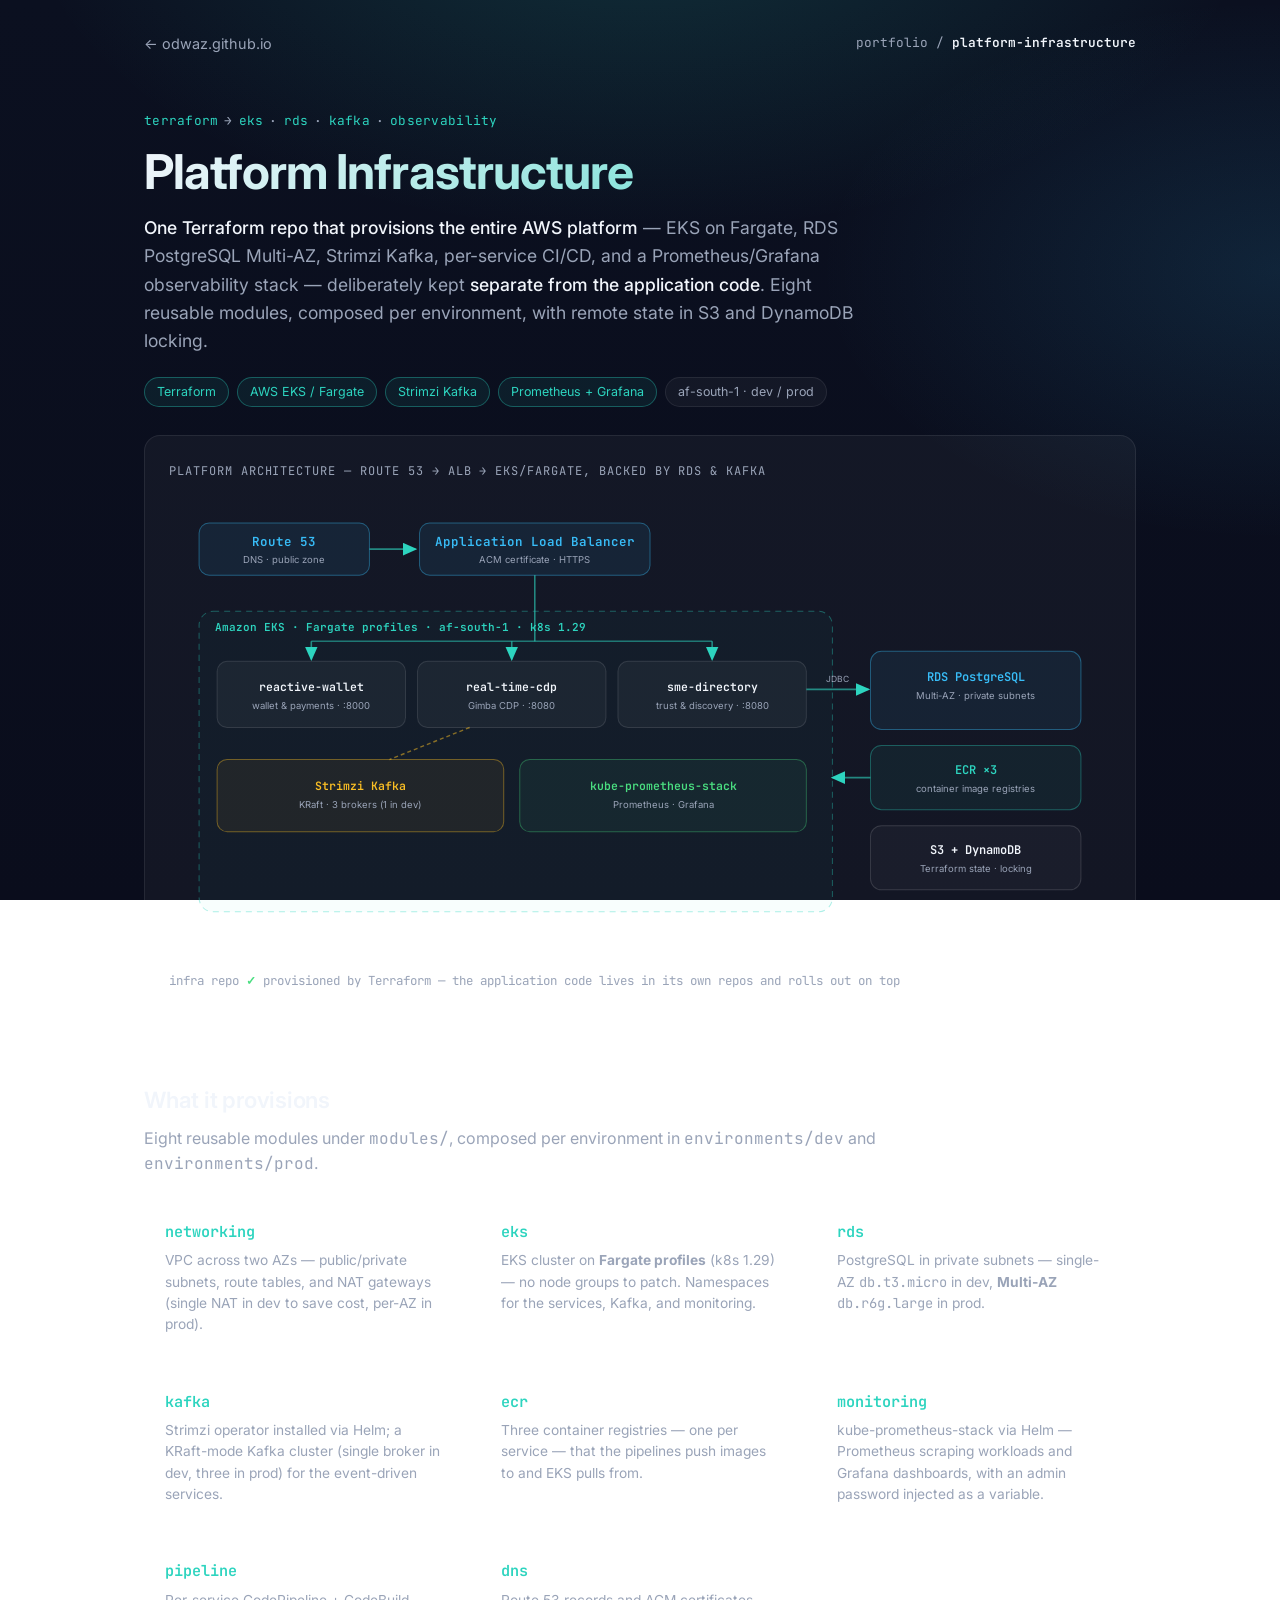
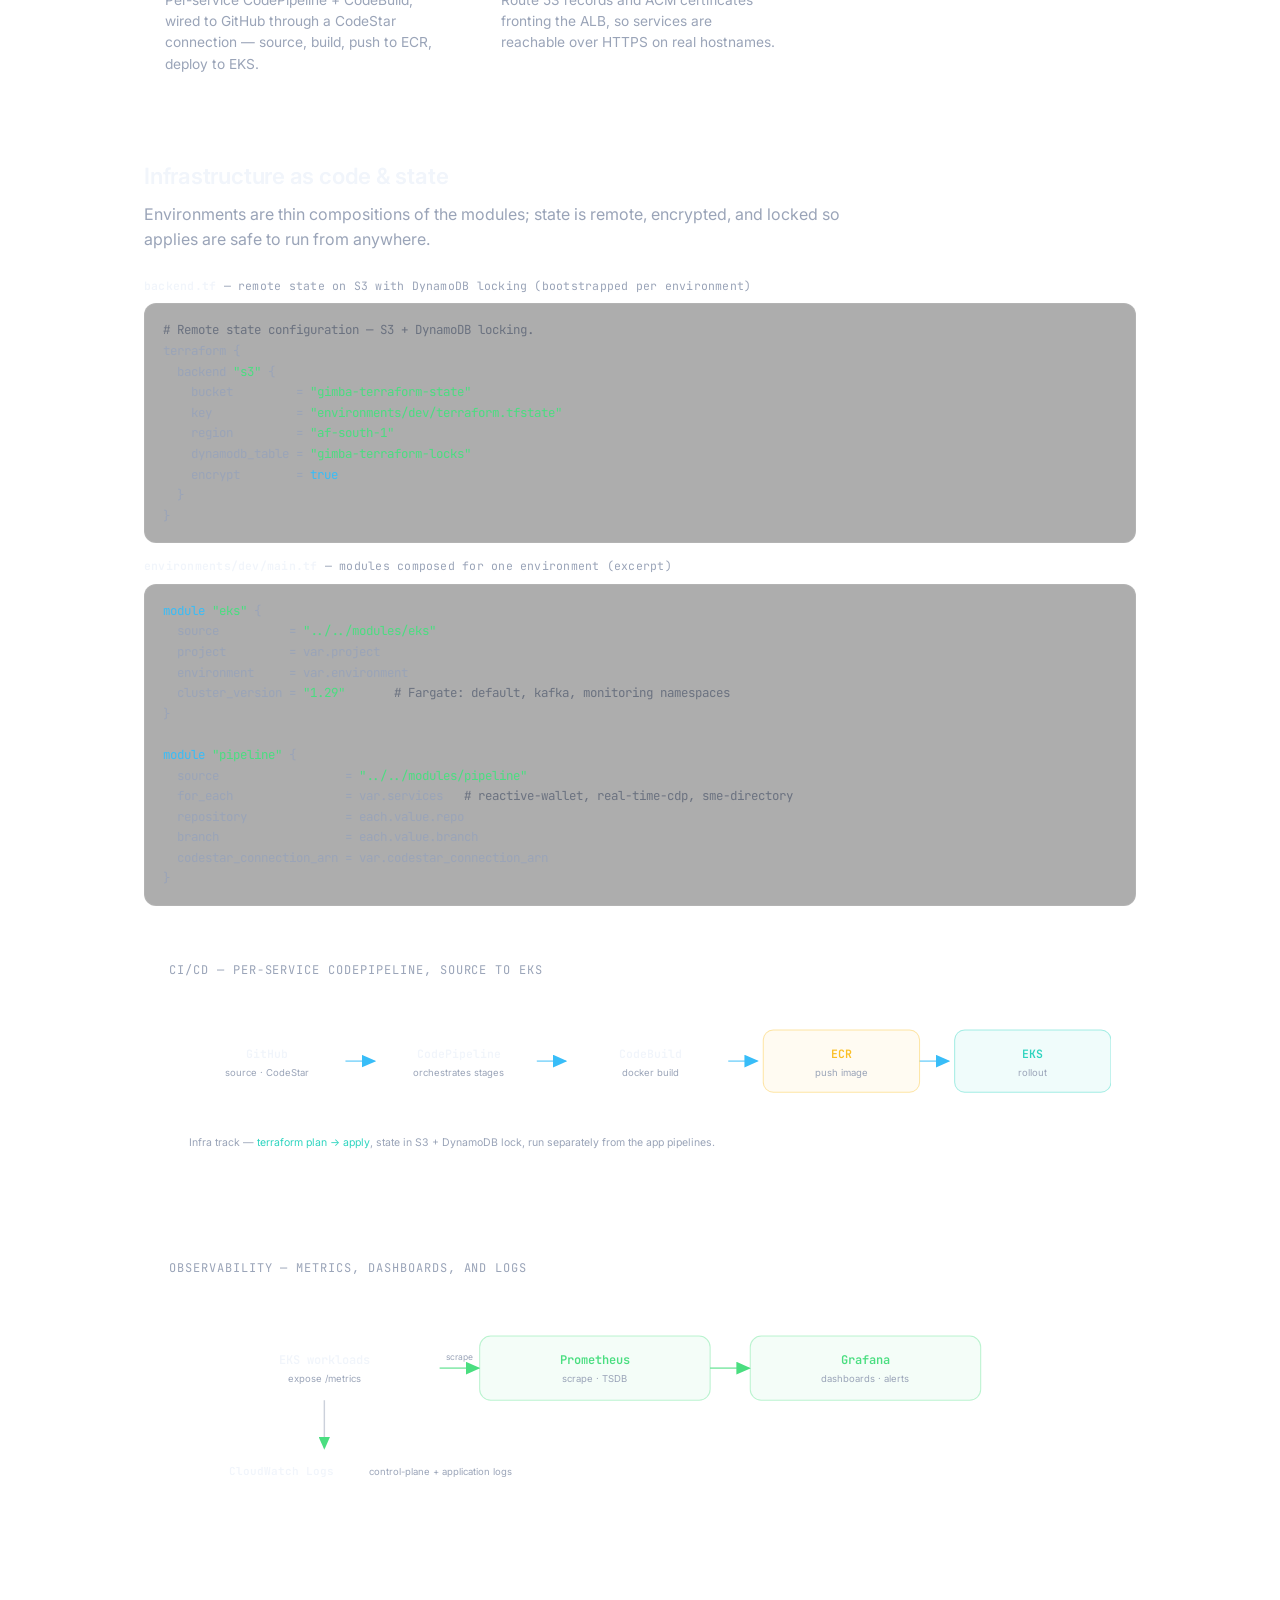
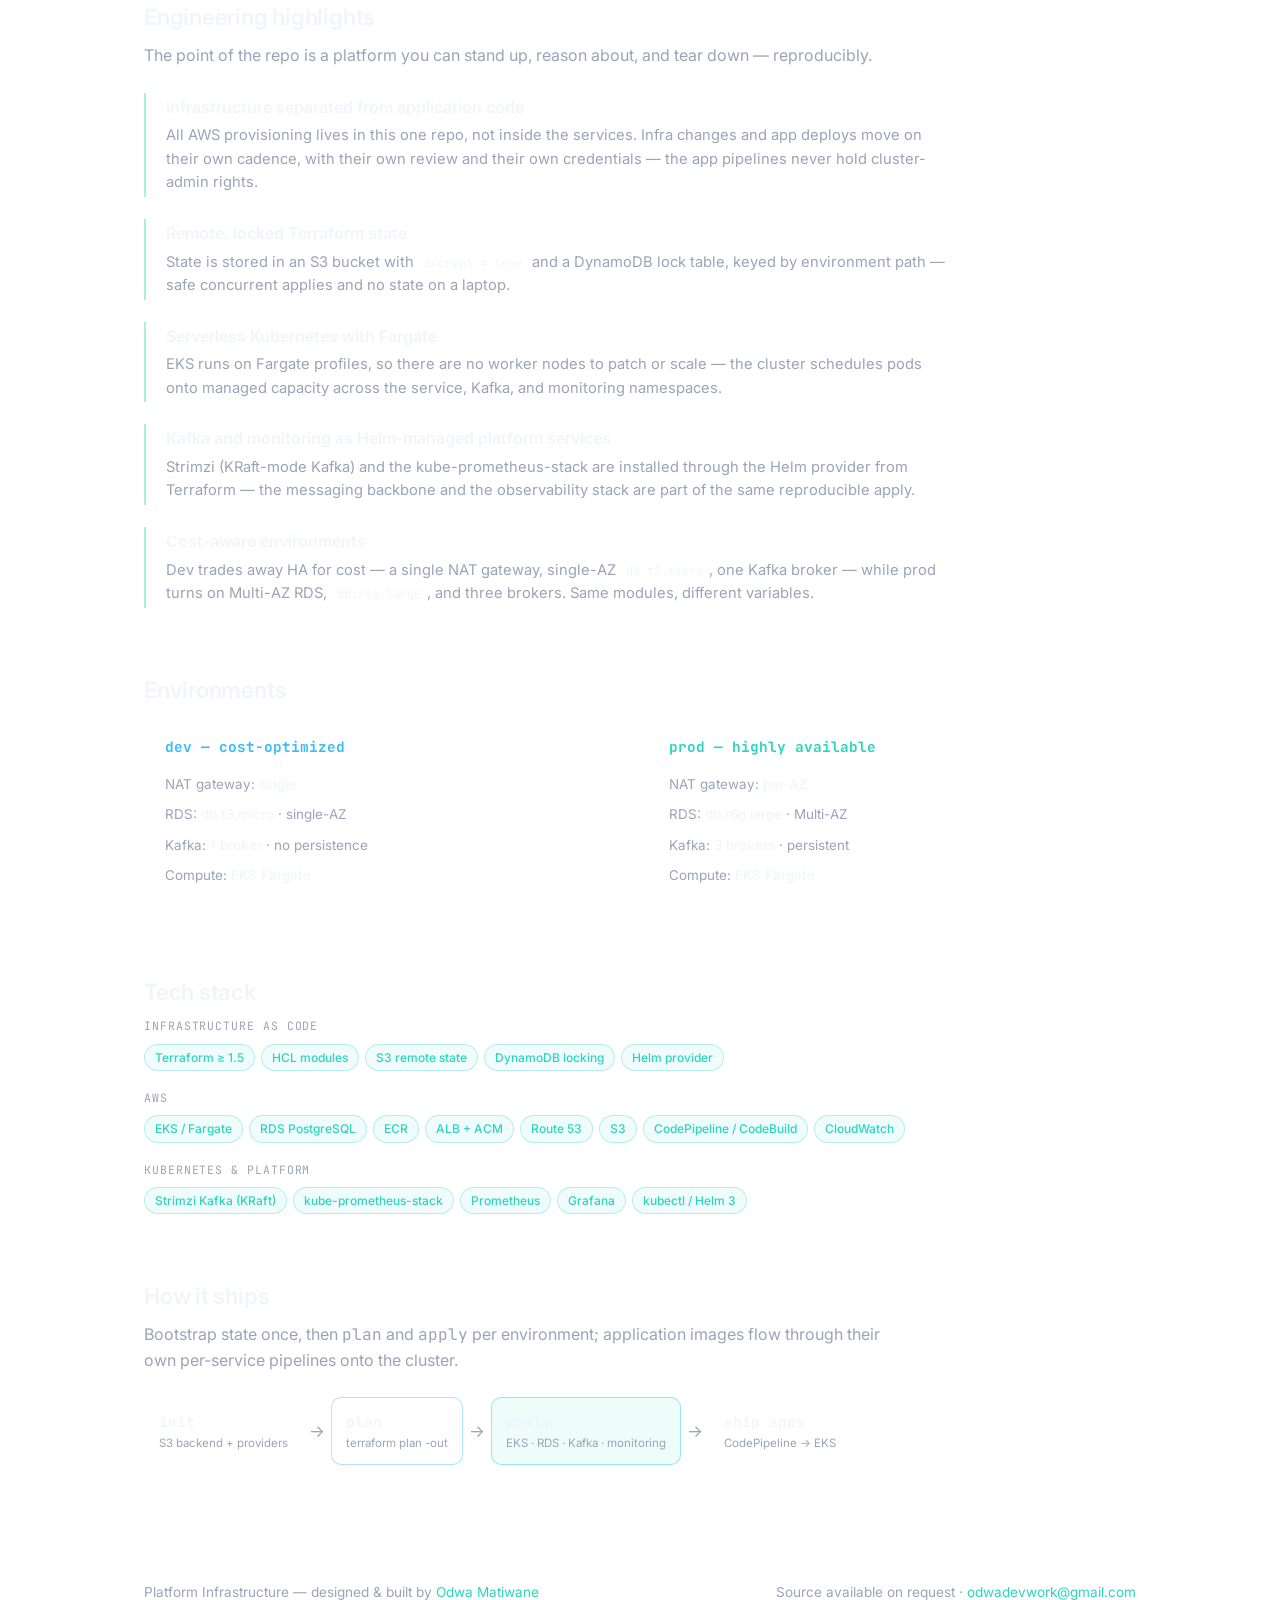
<file: platform-infrastructure/index.html>
<!DOCTYPE html>
<html lang="en">
<head>
<meta charset="utf-8">
<meta name="viewport" content="width=device-width, initial-scale=1">
<title>Platform Infrastructure — Terraform, EKS &amp; Observability on AWS | Odwa Matiwane</title>
<meta name="description" content="One Terraform repo provisioning the whole AWS platform — EKS on Fargate, RDS PostgreSQL Multi-AZ, Strimzi Kafka, per-service CodePipeline, and Prometheus/Grafana — kept separate from application code.">
<link rel="icon" href="data:image/svg+xml,%3Csvg xmlns='http://www.w3.org/2000/svg' viewBox='0 0 64 64'%3E%3Cdefs%3E%3ClinearGradient id='g' x1='0' y1='0' x2='1' y2='1'%3E%3Cstop offset='0' stop-color='%232dd4bf'/%3E%3Cstop offset='.5' stop-color='%2338bdf8'/%3E%3Cstop offset='1' stop-color='%237aa2ff'/%3E%3C/linearGradient%3E%3C/defs%3E%3Ccircle cx='32' cy='32' r='32' fill='url(%23g)'/%3E%3Ctext x='32' y='42' font-family='Arial,sans-serif' font-size='26' font-weight='700' text-anchor='middle' fill='%230b1020'%3EOM%3C/text%3E%3C/svg%3E">
<link href="https://fonts.googleapis.com/css2?family=Inter:wght@400;500;600;700&family=JetBrains+Mono:wght@400;600&display=swap" rel="stylesheet">
<style>
  :root {
    --bg: #0b1020;
    --panel: rgba(255, 255, 255, 0.04);
    --border: rgba(255, 255, 255, 0.08);
    --border-strong: rgba(255, 255, 255, 0.18);
    --text: #f1f5fb;
    --muted: #9aa4b8;
    --accent: #2dd4bf;
    --accent-2: #38bdf8;
    --good: #4ade80;
    --amber: #fbbf24;
  }
  * { box-sizing: border-box; }
  html, body { margin: 0; padding: 0; }
  body {
    color: var(--text);
    font-family: 'Inter', -apple-system, BlinkMacSystemFont, "Segoe UI", Helvetica, Arial, sans-serif;
    line-height: 1.6;
    font-size: 16px;
    -webkit-font-smoothing: antialiased;
    min-height: 100vh;
    background:
      radial-gradient(ellipse 80% 60% at 50% -10%, rgba(45, 212, 191, 0.16), transparent 60%),
      radial-gradient(ellipse 60% 50% at 100% 30%, rgba(56, 189, 248, 0.12), transparent 60%),
      linear-gradient(180deg, #0b1020 0%, #0a0d1c 100%);
    background-attachment: fixed;
  }
  code, .mono { font-family: 'JetBrains Mono', ui-monospace, SFMono-Regular, Menlo, monospace; }
  a { color: var(--accent); text-decoration: none; transition: color 0.15s; }
  a:hover { color: var(--accent-2); }
  a:focus-visible { outline: 2px solid var(--accent); outline-offset: 3px; border-radius: 4px; }
  .wrap { max-width: 1040px; margin: 0 auto; padding: 32px 24px 80px; }

  .topbar {
    display: flex; justify-content: space-between; align-items: center;
    gap: 16px; flex-wrap: wrap; margin-bottom: 56px;
    font-size: 0.9rem;
  }
  .topbar .back { color: var(--muted); }
  .topbar .back:hover { color: var(--accent); }
  .topbar .crumb { color: var(--muted); font-family: 'JetBrains Mono', monospace; font-size: 0.8rem; }
  .topbar .crumb b { color: var(--text); font-weight: 600; }

  .eyebrow {
    font-family: 'JetBrains Mono', monospace;
    font-size: 0.8rem; letter-spacing: 0.02em;
    color: var(--accent);
    margin: 0 0 14px;
  }
  .eyebrow .sep { color: var(--muted); padding: 0 6px; }
  h1 {
    margin: 0 0 16px;
    font-size: clamp(2rem, 5vw, 3rem);
    font-weight: 700;
    letter-spacing: -0.02em;
    line-height: 1.1;
    background: linear-gradient(135deg, #f1f5fb 0%, #2dd4bf 100%);
    -webkit-background-clip: text;
    background-clip: text;
    color: transparent;
  }
  .thesis { color: var(--muted); font-size: 1.1rem; max-width: 740px; margin: 0 0 22px; }
  .thesis strong { color: var(--text); font-weight: 500; }
  .meta-row { display: flex; flex-wrap: wrap; gap: 8px; margin-bottom: 8px; }
  .pill {
    font-size: 0.78rem;
    padding: 4px 12px;
    border-radius: 999px;
    background: var(--panel);
    border: 1px solid var(--border);
    color: var(--muted);
  }
  .pill.hot { color: var(--accent); border-color: rgba(45,212,191,0.35); background: rgba(45,212,191,0.08); }

  h2 { font-size: 1.4rem; font-weight: 600; margin: 64px 0 8px; letter-spacing: -0.01em; }
  .section-sub { color: var(--muted); margin: 0 0 24px; max-width: 740px; }

  /* ---- Diagram cards ---- */
  .diagram-card {
    background: var(--panel);
    border: 1px solid var(--border);
    border-radius: 16px;
    padding: 26px 24px;
    margin-top: 28px;
  }
  .diagram-title {
    font-family: 'JetBrains Mono', monospace;
    font-size: 0.75rem; color: var(--muted);
    text-transform: uppercase; letter-spacing: 0.08em;
    margin: 0 0 20px;
  }
  .diagram-svg { display: block; }
  .diagram-foot {
    margin: 20px 0 0; padding-top: 16px;
    border-top: 1px dashed var(--border);
    font-size: 0.78rem; color: var(--muted);
    font-family: 'JetBrains Mono', monospace;
  }
  .diagram-foot b { color: var(--good); font-weight: 600; }

  /* ---- Features / modules ---- */
  .grid {
    display: grid;
    grid-template-columns: repeat(auto-fit, minmax(300px, 1fr));
    gap: 16px;
  }
  .feature {
    background: var(--panel);
    border: 1px solid var(--border);
    border-radius: 14px;
    padding: 18px 20px;
  }
  .feature h3 {
    margin: 0 0 6px; font-size: 0.95rem; font-weight: 600;
    font-family: 'JetBrains Mono', monospace;
    color: var(--accent);
  }
  .feature p { margin: 0; font-size: 0.86rem; color: var(--muted); line-height: 1.55; }

  /* ---- Highlights ---- */
  .hl { border-left: 2px solid rgba(45,212,191,0.4); padding: 2px 0 2px 20px; margin: 0 0 22px; }
  .hl h3 { margin: 0 0 4px; font-size: 1rem; font-weight: 600; }
  .hl p { margin: 0; color: var(--muted); font-size: 0.92rem; max-width: 780px; }
  .hl code {
    font-size: 0.82em; background: rgba(255,255,255,0.06);
    padding: 1px 6px; border-radius: 6px; color: var(--text);
  }

  /* ---- Code ---- */
  pre.tf {
    background: rgba(0,0,0,0.32);
    border: 1px solid var(--border);
    border-radius: 12px;
    padding: 16px 18px;
    overflow-x: auto;
    font-family: 'JetBrains Mono', monospace;
    font-size: 0.78rem;
    line-height: 1.65;
    color: var(--muted);
    margin: 0 0 14px;
  }
  pre.tf .k { color: var(--accent-2); }
  pre.tf .s { color: var(--good); }
  pre.tf .c { color: #6b7280; }
  .code-label {
    font-family: 'JetBrains Mono', monospace;
    font-size: 0.72rem; color: var(--muted);
    margin: 0 0 8px; letter-spacing: 0.02em;
  }
  .code-label b { color: var(--text); font-weight: 600; }

  /* ---- Env comparison ---- */
  .env-grid { display: grid; grid-template-columns: repeat(auto-fit, minmax(260px, 1fr)); gap: 16px; margin-top: 8px; }
  .env {
    background: var(--panel); border: 1px solid var(--border);
    border-radius: 14px; padding: 18px 20px;
  }
  .env h3 { margin: 0 0 12px; font-size: 0.9rem; font-family: 'JetBrains Mono', monospace; }
  .env.dev h3 { color: var(--accent-2); }
  .env.prod h3 { color: var(--accent); }
  .env ul { margin: 0; padding: 0; list-style: none; }
  .env li { font-size: 0.84rem; color: var(--muted); padding: 4px 0; border-bottom: 1px dashed rgba(255,255,255,0.06); }
  .env li:last-child { border-bottom: 0; }
  .env li b { color: var(--text); font-weight: 500; }

  /* ---- Stack ---- */
  .stack-group { margin-bottom: 18px; }
  .stack-label {
    font-family: 'JetBrains Mono', monospace;
    font-size: 0.72rem; text-transform: uppercase; letter-spacing: 0.08em;
    color: var(--muted); margin: 0 0 8px;
  }
  .chips { display: flex; flex-wrap: wrap; gap: 6px; }
  .chip {
    font-size: 0.75rem; font-weight: 500;
    padding: 3px 10px; border-radius: 999px;
    border: 1px solid rgba(45,212,191,0.3);
    background: rgba(45,212,191,0.07);
    color: var(--accent);
    white-space: nowrap;
  }

  .pipeline-scroll { overflow-x: auto; padding-bottom: 4px; }
  .pipeline { display: flex; flex-wrap: nowrap; min-width: min-content; }
  .stage {
    flex: 0 0 auto; min-width: 108px;
    display: flex; flex-direction: column; gap: 3px;
    padding: 12px 14px; margin-right: 28px;
    background: rgba(255,255,255,0.03);
    border: 1px solid var(--border);
    border-radius: 10px;
    position: relative;
  }
  .stage:last-child { margin-right: 0; }
  .stage:not(:last-child)::after {
    content: "\2192"; position: absolute; right: -23px; top: 50%;
    transform: translateY(-50%); color: var(--muted); font-size: 1.05rem;
  }
  .stage .s-name { font-weight: 600; font-size: 0.9rem; color: var(--text); font-family: 'JetBrains Mono', monospace; }
  .stage .s-meta { font-size: 0.72rem; color: var(--muted); line-height: 1.35; }
  .stage.quality { border-color: rgba(56,189,248,0.4); }
  .stage.deploy  { border-color: rgba(45,212,191,0.45); background: rgba(45,212,191,0.08); }

  footer {
    color: var(--muted);
    margin-top: 80px; padding-top: 32px;
    border-top: 1px solid var(--border);
    font-size: 0.85rem;
    display: flex; justify-content: space-between; flex-wrap: wrap; gap: 12px;
  }
</style>
</head>
<body>
<div class="wrap">

<nav class="topbar">
  <a class="back" href="https://odwaz.github.io/">&larr; odwaz.github.io</a>
  <span class="crumb">portfolio / <b>platform-infrastructure</b></span>
</nav>

<header>
  <p class="eyebrow">terraform<span class="sep">&rarr;</span>eks<span class="sep">&middot;</span>rds<span class="sep">&middot;</span>kafka<span class="sep">&middot;</span>observability</p>
  <h1>Platform Infrastructure</h1>
  <p class="thesis">
    <strong>One Terraform repo that provisions the entire AWS platform</strong> &mdash; EKS on Fargate,
    RDS PostgreSQL Multi-AZ, Strimzi Kafka, per-service CI/CD, and a Prometheus/Grafana observability
    stack &mdash; deliberately kept <strong>separate from the application code</strong>. Eight reusable modules,
    composed per environment, with remote state in S3 and DynamoDB locking.
  </p>
  <div class="meta-row">
    <span class="pill hot">Terraform</span>
    <span class="pill hot">AWS EKS / Fargate</span>
    <span class="pill hot">Strimzi Kafka</span>
    <span class="pill hot">Prometheus + Grafana</span>
    <span class="pill">af-south-1 &middot; dev / prod</span>
  </div>
</header>

<div class="diagram-card">
  <p class="diagram-title">Platform architecture &mdash; Route 53 &rarr; ALB &rarr; EKS/Fargate, backed by RDS &amp; Kafka</p>
  <svg class="diagram-svg" viewBox="0 0 940 432" width="100%" height="auto" role="img"
       aria-label="Route 53 routes through an ALB with ACM/HTTPS into an EKS cluster on Fargate running reactive-wallet, real-time-cdp and sme-directory, plus Strimzi Kafka and the kube-prometheus-stack; RDS PostgreSQL Multi-AZ, ECR image registries, and S3 with DynamoDB state sit alongside."
       font-family="Inter, -apple-system, Segoe UI, Helvetica, Arial, sans-serif">
    <defs>
      <marker id="pArr" markerWidth="9" markerHeight="8" refX="8" refY="4" orient="auto">
        <path d="M0,0 L9,4 L0,8 Z" fill="#2dd4bf"/>
      </marker>
    </defs>

    <!-- entry: Route 53 -> ALB -->
    <rect x="30" y="22" width="170" height="52" rx="10" fill="#38bdf8" fill-opacity="0.08" stroke="#38bdf8" stroke-opacity="0.4"/>
    <text x="115" y="45" text-anchor="middle" font-family="'JetBrains Mono', ui-monospace, monospace" font-weight="600" font-size="12.5" fill="#38bdf8">Route 53</text>
    <text x="115" y="62" text-anchor="middle" font-size="9.5" fill="#9aa4b8">DNS &#183; public zone</text>

    <line x1="200" y1="48" x2="246" y2="48" stroke="#2dd4bf" stroke-opacity="0.6" stroke-width="1.6" marker-end="url(#pArr)"/>

    <rect x="250" y="22" width="230" height="52" rx="10" fill="#38bdf8" fill-opacity="0.08" stroke="#38bdf8" stroke-opacity="0.4"/>
    <text x="365" y="45" text-anchor="middle" font-family="'JetBrains Mono', ui-monospace, monospace" font-weight="600" font-size="12.5" fill="#38bdf8">Application Load Balancer</text>
    <text x="365" y="62" text-anchor="middle" font-size="9.5" fill="#9aa4b8">ACM certificate &#183; HTTPS</text>

    <!-- ALB down into cluster + bus to services -->
    <line x1="365" y1="74" x2="365" y2="140" stroke="#2dd4bf" stroke-opacity="0.6" stroke-width="1.6"/>
    <line x1="142" y1="140" x2="542" y2="140" stroke="#2dd4bf" stroke-opacity="0.5" stroke-width="1.6"/>
    <g stroke="#2dd4bf" stroke-opacity="0.6" stroke-width="1.6" marker-end="url(#pArr)">
      <line x1="142" y1="140" x2="142" y2="158"/>
      <line x1="342" y1="140" x2="342" y2="158"/>
      <line x1="542" y1="140" x2="542" y2="158"/>
    </g>

    <!-- EKS cluster container -->
    <rect x="30" y="110" width="632" height="300" rx="14" fill="#2dd4bf" fill-opacity="0.03" stroke="#2dd4bf" stroke-opacity="0.38" stroke-dasharray="6 5"/>
    <text x="46" y="130" font-family="'JetBrains Mono', ui-monospace, monospace" font-weight="600" font-size="11" fill="#2dd4bf">Amazon EKS &#183; Fargate profiles &#183; af-south-1 &#183; k8s 1.29</text>

    <!-- service pods -->
    <g>
      <rect x="48"  y="160" width="188" height="66" rx="10" fill="#ffffff" fill-opacity="0.04" stroke="#ffffff" stroke-opacity="0.12"/>
      <rect x="248" y="160" width="188" height="66" rx="10" fill="#ffffff" fill-opacity="0.04" stroke="#ffffff" stroke-opacity="0.12"/>
      <rect x="448" y="160" width="188" height="66" rx="10" fill="#ffffff" fill-opacity="0.04" stroke="#ffffff" stroke-opacity="0.12"/>
    </g>
    <g font-family="'JetBrains Mono', ui-monospace, monospace" font-weight="600" font-size="11.5" fill="#f1f5fb">
      <text x="142" y="190" text-anchor="middle">reactive-wallet</text>
      <text x="342" y="190" text-anchor="middle">real-time-cdp</text>
      <text x="542" y="190" text-anchor="middle">sme-directory</text>
    </g>
    <g font-size="9.5" fill="#9aa4b8" text-anchor="middle">
      <text x="142" y="208">wallet &amp; payments &#183; :8000</text>
      <text x="342" y="208">Gimba CDP &#183; :8080</text>
      <text x="542" y="208">trust &amp; discovery &#183; :8080</text>
    </g>

    <!-- platform pods: kafka + monitoring -->
    <rect x="48" y="258" width="286" height="72" rx="10" fill="#fbbf24" fill-opacity="0.06" stroke="#fbbf24" stroke-opacity="0.4"/>
    <text x="191" y="288" text-anchor="middle" font-family="'JetBrains Mono', ui-monospace, monospace" font-weight="600" font-size="11.5" fill="#fbbf24">Strimzi Kafka</text>
    <text x="191" y="306" text-anchor="middle" font-size="9.5" fill="#9aa4b8">KRaft &#183; 3 brokers (1 in dev)</text>

    <rect x="350" y="258" width="286" height="72" rx="10" fill="#4ade80" fill-opacity="0.06" stroke="#4ade80" stroke-opacity="0.36"/>
    <text x="493" y="288" text-anchor="middle" font-family="'JetBrains Mono', ui-monospace, monospace" font-weight="600" font-size="11.5" fill="#4ade80">kube-prometheus-stack</text>
    <text x="493" y="306" text-anchor="middle" font-size="9.5" fill="#9aa4b8">Prometheus &#183; Grafana</text>

    <!-- services -> kafka (produce/consume) -->
    <line x1="300" y1="226" x2="220" y2="258" stroke="#fbbf24" stroke-opacity="0.5" stroke-width="1.4" stroke-dasharray="4 3"/>

    <!-- right column: data + registries -->
    <rect x="700" y="150" width="210" height="78" rx="11" fill="#38bdf8" fill-opacity="0.07" stroke="#38bdf8" stroke-opacity="0.4"/>
    <text x="805" y="180" text-anchor="middle" font-family="'JetBrains Mono', ui-monospace, monospace" font-weight="600" font-size="12" fill="#38bdf8">RDS PostgreSQL</text>
    <text x="805" y="198" text-anchor="middle" font-size="9.5" fill="#9aa4b8">Multi-AZ &#183; private subnets</text>

    <rect x="700" y="244" width="210" height="64" rx="11" fill="#2dd4bf" fill-opacity="0.06" stroke="#2dd4bf" stroke-opacity="0.36"/>
    <text x="805" y="272" text-anchor="middle" font-family="'JetBrains Mono', ui-monospace, monospace" font-weight="600" font-size="12" fill="#2dd4bf">ECR &#215;3</text>
    <text x="805" y="290" text-anchor="middle" font-size="9.5" fill="#9aa4b8">container image registries</text>

    <rect x="700" y="324" width="210" height="64" rx="11" fill="#ffffff" fill-opacity="0.03" stroke="#ffffff" stroke-opacity="0.14"/>
    <text x="805" y="352" text-anchor="middle" font-family="'JetBrains Mono', ui-monospace, monospace" font-weight="600" font-size="12" fill="#f1f5fb">S3 + DynamoDB</text>
    <text x="805" y="370" text-anchor="middle" font-size="9.5" fill="#9aa4b8">Terraform state &#183; locking</text>

    <!-- service -> RDS -->
    <line x1="636" y1="188" x2="698" y2="188" stroke="#2dd4bf" stroke-opacity="0.6" stroke-width="1.6" marker-end="url(#pArr)"/>
    <text x="667" y="181" text-anchor="middle" font-size="8.5" fill="#9aa4b8">JDBC</text>
    <!-- ECR -> cluster (image pull, points left) -->
    <line x1="700" y1="276" x2="662" y2="276" stroke="#2dd4bf" stroke-opacity="0.6" stroke-width="1.6" marker-end="url(#pArr)"/>
  </svg>
  <p class="diagram-foot">infra repo <b>&#10003;</b> provisioned by Terraform &mdash; the application code lives in its own repos and rolls out on top</p>
</div>

<h2>What it provisions</h2>
<p class="section-sub">Eight reusable modules under <code class="mono">modules/</code>, composed per environment in <code class="mono">environments/dev</code> and <code class="mono">environments/prod</code>.</p>
<div class="grid">
  <div class="feature">
    <h3>networking</h3>
    <p>VPC across two AZs &mdash; public/private subnets, route tables, and NAT gateways (single NAT in dev to save cost, per-AZ in prod).</p>
  </div>
  <div class="feature">
    <h3>eks</h3>
    <p>EKS cluster on <b>Fargate profiles</b> (k8s 1.29) &mdash; no node groups to patch. Namespaces for the services, Kafka, and monitoring.</p>
  </div>
  <div class="feature">
    <h3>rds</h3>
    <p>PostgreSQL in private subnets &mdash; single-AZ <code class="mono">db.t3.micro</code> in dev, <b>Multi-AZ</b> <code class="mono">db.r6g.large</code> in prod.</p>
  </div>
  <div class="feature">
    <h3>kafka</h3>
    <p>Strimzi operator installed via Helm; a KRaft-mode Kafka cluster (single broker in dev, three in prod) for the event-driven services.</p>
  </div>
  <div class="feature">
    <h3>ecr</h3>
    <p>Three container registries &mdash; one per service &mdash; that the pipelines push images to and EKS pulls from.</p>
  </div>
  <div class="feature">
    <h3>monitoring</h3>
    <p>kube-prometheus-stack via Helm &mdash; Prometheus scraping workloads and Grafana dashboards, with an admin password injected as a variable.</p>
  </div>
  <div class="feature">
    <h3>pipeline</h3>
    <p>Per-service CodePipeline + CodeBuild, wired to GitHub through a CodeStar connection &mdash; source, build, push to ECR, deploy to EKS.</p>
  </div>
  <div class="feature">
    <h3>dns</h3>
    <p>Route 53 records and ACM certificates fronting the ALB, so services are reachable over HTTPS on real hostnames.</p>
  </div>
</div>

<h2>Infrastructure as code &amp; state</h2>
<p class="section-sub">Environments are thin compositions of the modules; state is remote, encrypted, and locked so applies are safe to run from anywhere.</p>

<p class="code-label"><b>backend.tf</b> &mdash; remote state on S3 with DynamoDB locking (bootstrapped per environment)</p>
<pre class="tf"><span class="c"># Remote state configuration — S3 + DynamoDB locking.</span>
terraform {
  backend <span class="s">"s3"</span> {
    bucket         = <span class="s">"gimba-terraform-state"</span>
    key            = <span class="s">"environments/dev/terraform.tfstate"</span>
    region         = <span class="s">"af-south-1"</span>
    dynamodb_table = <span class="s">"gimba-terraform-locks"</span>
    encrypt        = <span class="k">true</span>
  }
}</pre>

<p class="code-label"><b>environments/dev/main.tf</b> &mdash; modules composed for one environment (excerpt)</p>
<pre class="tf"><span class="k">module</span> <span class="s">"eks"</span> {
  source          = <span class="s">"../../modules/eks"</span>
  project         = var.project
  environment     = var.environment
  cluster_version = <span class="s">"1.29"</span>       <span class="c"># Fargate: default, kafka, monitoring namespaces</span>
}

<span class="k">module</span> <span class="s">"pipeline"</span> {
  source                  = <span class="s">"../../modules/pipeline"</span>
  for_each                = var.services   <span class="c"># reactive-wallet, real-time-cdp, sme-directory</span>
  repository              = each.value.repo
  branch                  = each.value.branch
  codestar_connection_arn = var.codestar_connection_arn
}</pre>

<div class="diagram-card">
  <p class="diagram-title">CI/CD &mdash; per-service CodePipeline, source to EKS</p>
  <svg class="diagram-svg" viewBox="0 0 940 176" width="100%" height="auto" role="img"
       aria-label="Each service has a CodePipeline: GitHub source via CodeStar connection, CodeBuild builds and pushes a Docker image to ECR, then EKS rolls it out. Infrastructure itself is applied on a separate Terraform track with state in S3 and DynamoDB."
       font-family="Inter, -apple-system, Segoe UI, Helvetica, Arial, sans-serif">
    <defs>
      <marker id="cArr" markerWidth="9" markerHeight="8" refX="8" refY="4" orient="auto">
        <path d="M0,0 L9,4 L0,8 Z" fill="#38bdf8"/>
      </marker>
    </defs>
    <g stroke="#38bdf8" stroke-opacity="0.6" stroke-width="1.6" marker-end="url(#cArr)">
      <line x1="176" y1="61" x2="205" y2="61"/>
      <line x1="367" y1="61" x2="396" y2="61"/>
      <line x1="558" y1="61" x2="587" y2="61"/>
      <line x1="749" y1="61" x2="778" y2="61"/>
    </g>
    <g>
      <rect x="20"  y="30" width="156" height="62" rx="10" fill="#ffffff" fill-opacity="0.04" stroke="#ffffff" stroke-opacity="0.12"/>
      <rect x="211" y="30" width="156" height="62" rx="10" fill="#ffffff" fill-opacity="0.04" stroke="#ffffff" stroke-opacity="0.12"/>
      <rect x="402" y="30" width="156" height="62" rx="10" fill="#ffffff" fill-opacity="0.04" stroke="#ffffff" stroke-opacity="0.12"/>
      <rect x="593" y="30" width="156" height="62" rx="10" fill="#fbbf24" fill-opacity="0.06" stroke="#fbbf24" stroke-opacity="0.4"/>
      <rect x="784" y="30" width="156" height="62" rx="10" fill="#2dd4bf" fill-opacity="0.07" stroke="#2dd4bf" stroke-opacity="0.42"/>
    </g>
    <g font-family="'JetBrains Mono', ui-monospace, monospace" font-weight="600" font-size="11.5" text-anchor="middle">
      <text x="98"  y="58" fill="#f1f5fb">GitHub</text>
      <text x="289" y="58" fill="#f1f5fb">CodePipeline</text>
      <text x="480" y="58" fill="#f1f5fb">CodeBuild</text>
      <text x="671" y="58" fill="#fbbf24">ECR</text>
      <text x="862" y="58" fill="#2dd4bf">EKS</text>
    </g>
    <g font-size="9.5" fill="#9aa4b8" text-anchor="middle">
      <text x="98"  y="76">source &#183; CodeStar</text>
      <text x="289" y="76">orchestrates stages</text>
      <text x="480" y="76">docker build</text>
      <text x="671" y="76">push image</text>
      <text x="862" y="76">rollout</text>
    </g>
    <line x1="20" y1="120" x2="920" y2="120" stroke="#ffffff" stroke-opacity="0.10" stroke-width="1" stroke-dasharray="4 4"/>
    <text x="20" y="146" font-size="10.5" fill="#9aa4b8">Infra track &#8212; <tspan fill="#2dd4bf">terraform plan &#8594; apply</tspan>, state in S3 + DynamoDB lock, run separately from the app pipelines.</text>
  </svg>
</div>

<div class="diagram-card">
  <p class="diagram-title">Observability &mdash; metrics, dashboards, and logs</p>
  <svg class="diagram-svg" viewBox="0 0 940 210" width="100%" height="auto" role="img"
       aria-label="Prometheus scrapes /metrics from the EKS workloads and stores them; Grafana renders dashboards and alerts on top; CloudWatch Logs captures control-plane and application logs."
       font-family="Inter, -apple-system, Segoe UI, Helvetica, Arial, sans-serif">
    <defs>
      <marker id="oArr" markerWidth="9" markerHeight="8" refX="8" refY="4" orient="auto">
        <path d="M0,0 L9,4 L0,8 Z" fill="#4ade80"/>
      </marker>
    </defs>
    <g stroke="#4ade80" stroke-opacity="0.6" stroke-width="1.6" marker-end="url(#oArr)">
      <line x1="270" y1="70" x2="309" y2="70"/>
      <line x1="540" y1="70" x2="579" y2="70"/>
    </g>
    <rect x="40"  y="38" width="230" height="64" rx="11" fill="#ffffff" fill-opacity="0.04" stroke="#ffffff" stroke-opacity="0.12"/>
    <rect x="310" y="38" width="230" height="64" rx="11" fill="#4ade80" fill-opacity="0.06" stroke="#4ade80" stroke-opacity="0.36"/>
    <rect x="580" y="38" width="230" height="64" rx="11" fill="#4ade80" fill-opacity="0.06" stroke="#4ade80" stroke-opacity="0.36"/>
    <g font-family="'JetBrains Mono', ui-monospace, monospace" font-weight="600" font-size="12" text-anchor="middle">
      <text x="155" y="66" fill="#f1f5fb">EKS workloads</text>
      <text x="425" y="66" fill="#4ade80">Prometheus</text>
      <text x="695" y="66" fill="#4ade80">Grafana</text>
    </g>
    <g font-size="9.5" fill="#9aa4b8" text-anchor="middle">
      <text x="155" y="84">expose /metrics</text>
      <text x="425" y="84">scrape &#183; TSDB</text>
      <text x="695" y="84">dashboards &#183; alerts</text>
    </g>
    <text x="290" y="62" text-anchor="middle" font-size="8.5" fill="#9aa4b8">scrape</text>

    <!-- logs -->
    <line x1="155" y1="102" x2="155" y2="150" stroke="#9aa4b8" stroke-opacity="0.5" stroke-width="1.4" marker-end="url(#oArr)"/>
    <rect x="40" y="150" width="500" height="44" rx="10" fill="#ffffff" fill-opacity="0.03" stroke="#ffffff" stroke-opacity="0.12"/>
    <text x="60" y="177" font-family="'JetBrains Mono', ui-monospace, monospace" font-weight="600" font-size="11" fill="#f1f5fb">CloudWatch Logs</text>
    <text x="200" y="177" font-size="9.5" fill="#9aa4b8">control-plane + application logs</text>
  </svg>
</div>

<h2>Engineering highlights</h2>
<p class="section-sub">The point of the repo is a platform you can stand up, reason about, and tear down &mdash; reproducibly.</p>

<div class="hl">
  <h3>Infrastructure separated from application code</h3>
  <p>All AWS provisioning lives in this one repo, not inside the services. Infra changes and app deploys move on their own cadence, with their own review and their own credentials &mdash; the app pipelines never hold cluster-admin rights.</p>
</div>
<div class="hl">
  <h3>Remote, locked Terraform state</h3>
  <p>State is stored in an S3 bucket with <code>encrypt = true</code> and a DynamoDB lock table, keyed by environment path &mdash; safe concurrent applies and no state on a laptop.</p>
</div>
<div class="hl">
  <h3>Serverless Kubernetes with Fargate</h3>
  <p>EKS runs on Fargate profiles, so there are no worker nodes to patch or scale &mdash; the cluster schedules pods onto managed capacity across the service, Kafka, and monitoring namespaces.</p>
</div>
<div class="hl">
  <h3>Kafka and monitoring as Helm-managed platform services</h3>
  <p>Strimzi (KRaft-mode Kafka) and the kube-prometheus-stack are installed through the Helm provider from Terraform &mdash; the messaging backbone and the observability stack are part of the same reproducible apply.</p>
</div>
<div class="hl">
  <h3>Cost-aware environments</h3>
  <p>Dev trades away HA for cost &mdash; a single NAT gateway, single-AZ <code>db.t3.micro</code>, one Kafka broker &mdash; while prod turns on Multi-AZ RDS, <code>db.r6g.large</code>, and three brokers. Same modules, different variables.</p>
</div>

<h2>Environments</h2>
<div class="env-grid">
  <div class="env dev">
    <h3>dev &mdash; cost-optimized</h3>
    <ul>
      <li>NAT gateway: <b>single</b></li>
      <li>RDS: <b>db.t3.micro</b> &middot; single-AZ</li>
      <li>Kafka: <b>1 broker</b> &middot; no persistence</li>
      <li>Compute: <b>EKS Fargate</b></li>
    </ul>
  </div>
  <div class="env prod">
    <h3>prod &mdash; highly available</h3>
    <ul>
      <li>NAT gateway: <b>per-AZ</b></li>
      <li>RDS: <b>db.r6g.large</b> &middot; Multi-AZ</li>
      <li>Kafka: <b>3 brokers</b> &middot; persistent</li>
      <li>Compute: <b>EKS Fargate</b></li>
    </ul>
  </div>
</div>

<h2>Tech stack</h2>
<div class="stack-group">
  <p class="stack-label">Infrastructure as code</p>
  <div class="chips">
    <span class="chip">Terraform &ge; 1.5</span><span class="chip">HCL modules</span><span class="chip">S3 remote state</span><span class="chip">DynamoDB locking</span><span class="chip">Helm provider</span>
  </div>
</div>
<div class="stack-group">
  <p class="stack-label">AWS</p>
  <div class="chips">
    <span class="chip">EKS / Fargate</span><span class="chip">RDS PostgreSQL</span><span class="chip">ECR</span><span class="chip">ALB + ACM</span><span class="chip">Route 53</span><span class="chip">S3</span><span class="chip">CodePipeline / CodeBuild</span><span class="chip">CloudWatch</span>
  </div>
</div>
<div class="stack-group">
  <p class="stack-label">Kubernetes &amp; platform</p>
  <div class="chips">
    <span class="chip">Strimzi Kafka (KRaft)</span><span class="chip">kube-prometheus-stack</span><span class="chip">Prometheus</span><span class="chip">Grafana</span><span class="chip">kubectl / Helm 3</span>
  </div>
</div>

<h2>How it ships</h2>
<p class="section-sub">Bootstrap state once, then <code class="mono">plan</code> and <code class="mono">apply</code> per environment; application images flow through their own per-service pipelines onto the cluster.</p>
<div class="pipeline-scroll">
  <div class="pipeline">
    <div class="stage"><span class="s-name">init</span><span class="s-meta">S3 backend + providers</span></div>
    <div class="stage quality"><span class="s-name">plan</span><span class="s-meta">terraform plan -out</span></div>
    <div class="stage deploy"><span class="s-name">apply</span><span class="s-meta">EKS &middot; RDS &middot; Kafka &middot; monitoring</span></div>
    <div class="stage"><span class="s-name">ship apps</span><span class="s-meta">CodePipeline &rarr; EKS</span></div>
  </div>
</div>

<footer>
  <span>Platform Infrastructure &mdash; designed &amp; built by <a href="https://odwaz.github.io/">Odwa Matiwane</a></span>
  <span>Source available on request &middot; <a href="mailto:odwadevwork@gmail.com">odwadevwork@gmail.com</a></span>
</footer>

</div>
</body>
</html>
</file>
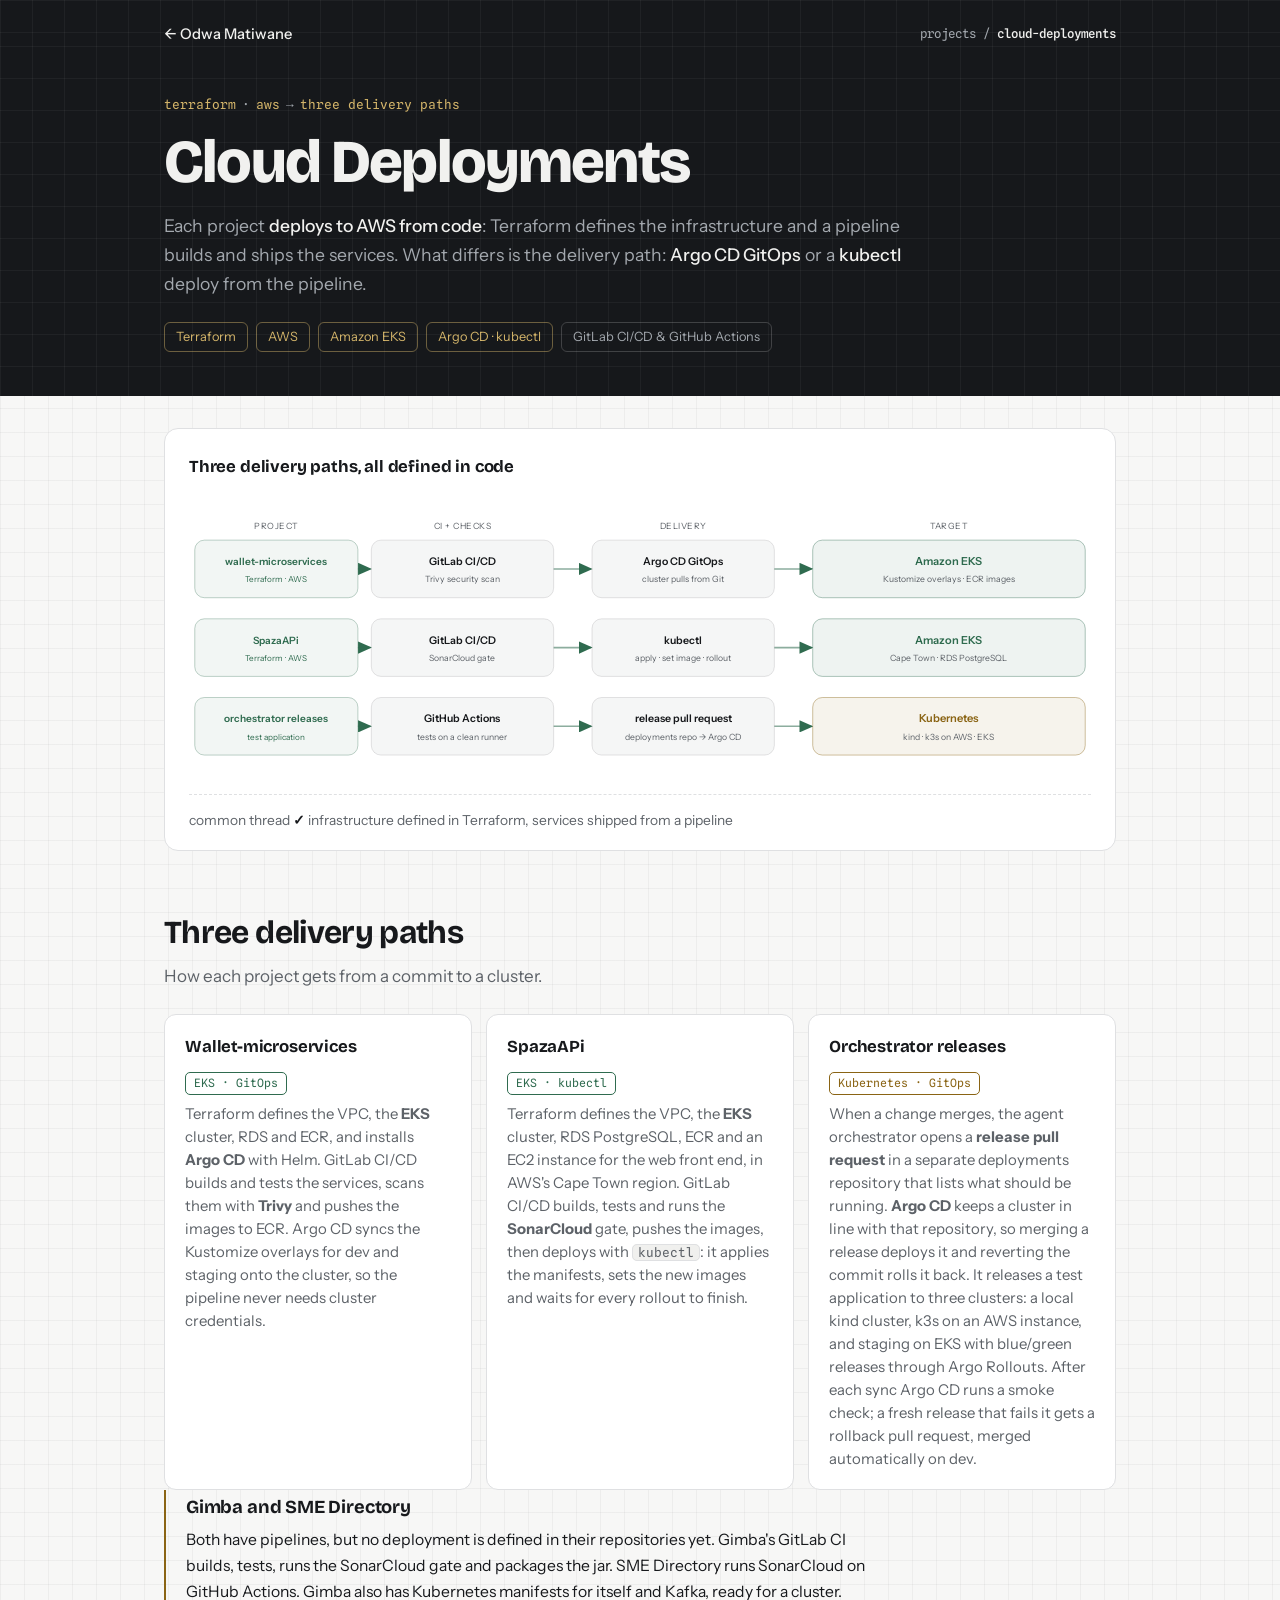
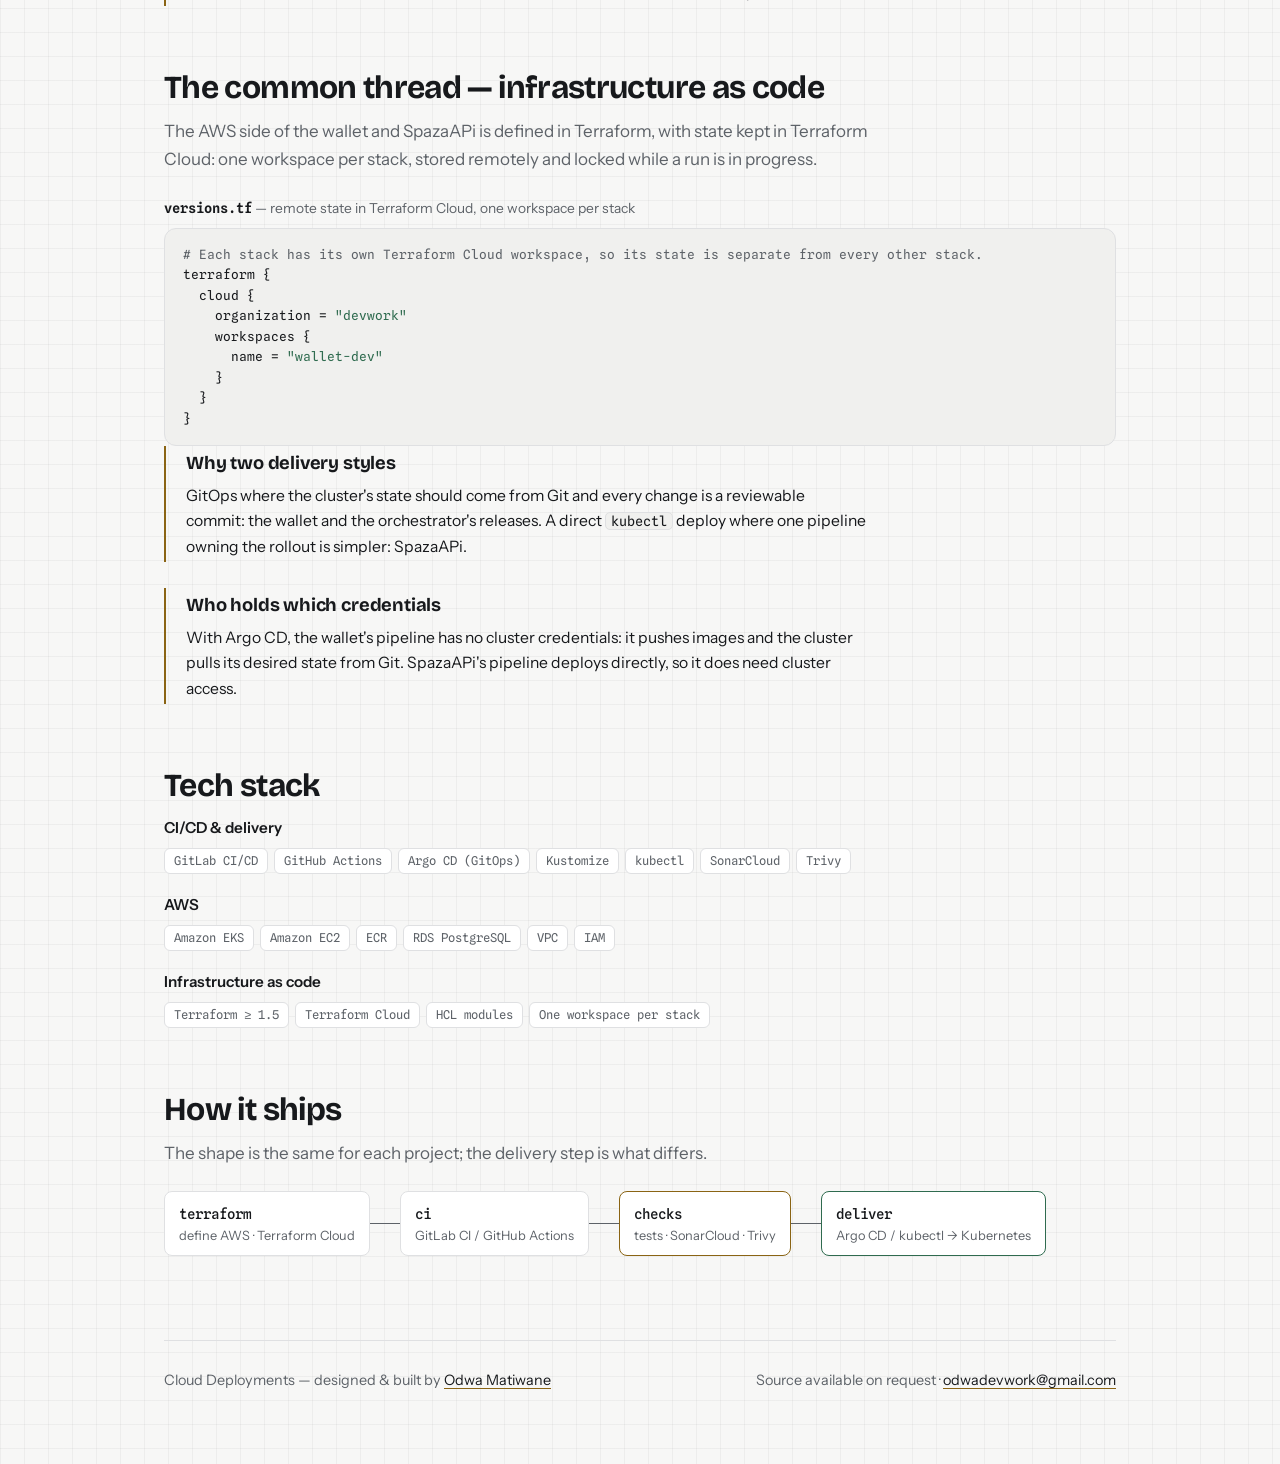
<file: platform/index.html>
<!DOCTYPE html>
<html lang="en">
<head>
<meta charset="utf-8">
<meta name="viewport" content="width=device-width, initial-scale=1">
<title>Cloud Deployments — How my projects deploy to AWS | Odwa Matiwane</title>
<meta name="description" content="How my projects deploy to AWS: Terraform for the infrastructure, and Argo CD GitOps or kubectl from the pipeline for the services.">
<link rel="icon" href="data:image/svg+xml,%3Csvg xmlns='http://www.w3.org/2000/svg' viewBox='0 0 64 64'%3E%3Crect width='64' height='64' rx='14' fill='%2316181b'/%3E%3Ctext x='32' y='42' font-family='Arial,sans-serif' font-size='26' font-weight='700' text-anchor='middle' fill='%23d4b56a'%3EOM%3C/text%3E%3C/svg%3E">
<link rel="stylesheet" href="/assets/writeup.css">
</head>
<body>
<div class="wrap">

<nav class="topbar">
  <a class="back" href="https://odwaz.github.io/">&larr; Odwa Matiwane</a>
  <span class="crumb">projects / <b>cloud-deployments</b></span>
</nav>

<header>
  <p class="eyebrow">terraform<span class="sep">&middot;</span>aws<span class="sep">&rarr;</span>three delivery paths</p>
  <h1>Cloud Deployments</h1>
  <p class="thesis">
    Each project <strong>deploys to AWS from code</strong>: Terraform defines the infrastructure and a pipeline
    builds and ships the services. What differs is the delivery path: <strong>Argo CD GitOps</strong> or a
    <strong>kubectl</strong> deploy from the pipeline.
  </p>
  <div class="meta-row">
    <span class="pill hot">Terraform</span>
    <span class="pill hot">AWS</span>
    <span class="pill hot">Amazon EKS</span>
    <span class="pill hot">Argo CD &middot; kubectl</span>
    <span class="pill">GitLab CI/CD &amp; GitHub Actions</span>
  </div>
</header>

<div class="diagram-card">
  <p class="diagram-title">Three delivery paths, all defined in code</p>
  <svg class="diagram-svg" viewBox="0 0 940 292" width="100%" role="img"
       aria-label="Three delivery paths. wallet-microservices: GitLab CI/CD with a Trivy scan, delivered by Argo CD GitOps to Amazon EKS. SpazaAPi: GitLab CI/CD with a SonarCloud gate, delivered by kubectl from the pipeline to Amazon EKS. Orchestrator releases: GitHub Actions, delivered by a release pull request to a deployments repository that Argo CD syncs to Kubernetes, a local kind cluster, k3s on an AWS instance, and staging on EKS. The wallet and SpazaAPi infrastructure is defined in Terraform."
       font-family="Inter, -apple-system, Segoe UI, Helvetica, Arial, sans-serif">
    <defs>
      <marker id="dArr" markerWidth="9" markerHeight="8" refX="8" refY="4" orient="auto">
        <path d="M0,0 L9,4 L0,8 Z" fill="#2dd4bf"/>
      </marker>
    </defs>

    <g font-family="'JetBrains Mono', ui-monospace, monospace" font-size="9" fill="#9aa4b8" text-anchor="middle" letter-spacing="0.5">
      <text x="91"  y="34">PROJECT</text>
      <text x="285" y="34">CI + CHECKS</text>
      <text x="515" y="34">DELIVERY</text>
      <text x="792" y="34">TARGET</text>
    </g>

    <g stroke="#2dd4bf" stroke-opacity="0.55" stroke-width="1.6" marker-end="url(#dArr)">
      <line x1="176" y1="76"  x2="189" y2="76"/>
      <line x1="380" y1="76"  x2="419" y2="76"/>
      <line x1="610" y1="76"  x2="649" y2="76"/>
      <line x1="176" y1="158" x2="189" y2="158"/>
      <line x1="380" y1="158" x2="419" y2="158"/>
      <line x1="610" y1="158" x2="649" y2="158"/>
      <line x1="176" y1="240" x2="189" y2="240"/>
      <line x1="380" y1="240" x2="419" y2="240"/>
      <line x1="610" y1="240" x2="649" y2="240"/>
    </g>

    <g>
      <rect x="6" y="46"  width="170" height="60" rx="10" fill="#2dd4bf" fill-opacity="0.06" stroke="#2dd4bf" stroke-opacity="0.32"/>
      <rect x="6" y="128" width="170" height="60" rx="10" fill="#2dd4bf" fill-opacity="0.06" stroke="#2dd4bf" stroke-opacity="0.32"/>
      <rect x="6" y="210" width="170" height="60" rx="10" fill="#2dd4bf" fill-opacity="0.06" stroke="#2dd4bf" stroke-opacity="0.32"/>
    </g>
    <g text-anchor="middle" font-family="'JetBrains Mono', ui-monospace, monospace" font-weight="600" font-size="10.5" fill="#2dd4bf">
      <text x="91" y="72">wallet-microservices</text>
      <text x="91" y="154">SpazaAPi</text>
      <text x="91" y="236">orchestrator releases</text>
    </g>
    <g text-anchor="middle" font-size="8.5" fill="#4ade80">
      <text x="91" y="90">Terraform &#183; AWS</text>
      <text x="91" y="172">Terraform &#183; AWS</text>
      <text x="91" y="254">test application</text>
    </g>

    <g>
      <rect x="190" y="46"  width="190" height="60" rx="10" fill="#ffffff" fill-opacity="0.04" stroke="#ffffff" stroke-opacity="0.12"/>
      <rect x="190" y="128" width="190" height="60" rx="10" fill="#ffffff" fill-opacity="0.04" stroke="#ffffff" stroke-opacity="0.12"/>
      <rect x="190" y="210" width="190" height="60" rx="10" fill="#ffffff" fill-opacity="0.04" stroke="#ffffff" stroke-opacity="0.12"/>
    </g>
    <g text-anchor="middle" font-family="'JetBrains Mono', ui-monospace, monospace" font-weight="600" font-size="11" fill="#f1f5fb">
      <text x="285" y="72">GitLab CI/CD</text>
      <text x="285" y="154">GitLab CI/CD</text>
      <text x="285" y="236">GitHub Actions</text>
    </g>
    <g text-anchor="middle" font-size="9" fill="#9aa4b8">
      <text x="285" y="90">Trivy security scan</text>
      <text x="285" y="172">SonarCloud gate</text>
      <text x="285" y="254">tests on a clean runner</text>
    </g>

    <g>
      <rect x="420" y="46"  width="190" height="60" rx="10" fill="#ffffff" fill-opacity="0.04" stroke="#ffffff" stroke-opacity="0.12"/>
      <rect x="420" y="128" width="190" height="60" rx="10" fill="#ffffff" fill-opacity="0.04" stroke="#ffffff" stroke-opacity="0.12"/>
      <rect x="420" y="210" width="190" height="60" rx="10" fill="#ffffff" fill-opacity="0.04" stroke="#ffffff" stroke-opacity="0.12"/>
    </g>
    <g text-anchor="middle" font-family="'JetBrains Mono', ui-monospace, monospace" font-weight="600" font-size="11" fill="#f1f5fb">
      <text x="515" y="72">Argo CD GitOps</text>
      <text x="515" y="154">kubectl</text>
      <text x="515" y="236">release pull request</text>
    </g>
    <g text-anchor="middle" font-size="9" fill="#9aa4b8">
      <text x="515" y="90">cluster pulls from Git</text>
      <text x="515" y="172">apply &#183; set image &#183; rollout</text>
      <text x="515" y="254">deployments repo &#8594; Argo CD</text>
    </g>

    <rect x="650" y="46"  width="284" height="60" rx="10" fill="#38bdf8" fill-opacity="0.08" stroke="#38bdf8" stroke-opacity="0.4"/>
    <rect x="650" y="128" width="284" height="60" rx="10" fill="#38bdf8" fill-opacity="0.08" stroke="#38bdf8" stroke-opacity="0.4"/>
    <rect x="650" y="210" width="284" height="60" rx="10" fill="#fbbf24" fill-opacity="0.08" stroke="#fbbf24" stroke-opacity="0.42"/>
    <g text-anchor="middle" font-family="'JetBrains Mono', ui-monospace, monospace" font-weight="600" font-size="11.5">
      <text x="792" y="72"  fill="#38bdf8">Amazon EKS</text>
      <text x="792" y="154" fill="#38bdf8">Amazon EKS</text>
      <text x="792" y="236" fill="#fbbf24">Kubernetes</text>
    </g>
    <g text-anchor="middle" font-size="9" fill="#9aa4b8">
      <text x="792" y="90">Kustomize overlays &#183; ECR images</text>
      <text x="792" y="172">Cape Town &#183; RDS PostgreSQL</text>
      <text x="792" y="254">kind &#183; k3s on AWS &#183; EKS</text>
    </g>
  </svg>
  <p class="diagram-foot">common thread <b>&#10003;</b> infrastructure defined in Terraform, services shipped from a pipeline</p>
</div>

<h2>Three delivery paths</h2>
<p class="section-sub">How each project gets from a commit to a cluster.</p>
<div class="grid">
  <div class="feature">
    <h3>wallet-microservices</h3>
    <span class="tgt eks">EKS &middot; GitOps</span>
    <p>Terraform defines the VPC, the <b>EKS</b> cluster, RDS and ECR, and installs <b>Argo CD</b> with Helm. GitLab CI/CD builds and tests the services, scans them with <b>Trivy</b> and pushes the images to ECR. Argo CD syncs the Kustomize overlays for dev and staging onto the cluster, so the pipeline never needs cluster credentials.</p>
  </div>
  <div class="feature">
    <h3>SpazaAPi</h3>
    <span class="tgt eks">EKS &middot; kubectl</span>
    <p>Terraform defines the VPC, the <b>EKS</b> cluster, RDS PostgreSQL, ECR and an EC2 instance for the web front end, in AWS's Cape Town region. GitLab CI/CD builds, tests and runs the <b>SonarCloud</b> gate, pushes the images, then deploys with <code>kubectl</code>: it applies the manifests, sets the new images and waits for every rollout to finish.</p>
  </div>
  <div class="feature">
    <h3>Orchestrator releases</h3>
    <span class="tgt ec2">Kubernetes &middot; GitOps</span>
    <p>When a change merges, the agent orchestrator opens a <b>release pull request</b> in a separate deployments repository that lists what should be running. <b>Argo CD</b> keeps a cluster in line with that repository, so merging a release deploys it and reverting the commit rolls it back. It releases a test application to three clusters: a local kind cluster, k3s on an AWS instance, and staging on EKS with blue/green releases through Argo Rollouts. After each sync Argo CD runs a smoke check; a fresh release that fails it gets a rollback pull request, merged automatically on dev.</p>
  </div>
</div>

<div class="hl">
  <h3>Gimba and SME Directory</h3>
  <p>Both have pipelines, but no deployment is defined in their repositories yet. Gimba's GitLab CI builds, tests, runs the SonarCloud gate and packages the jar. SME Directory runs SonarCloud on GitHub Actions. Gimba also has Kubernetes manifests for itself and Kafka, ready for a cluster.</p>
</div>

<h2>The common thread &mdash; infrastructure as code</h2>
<p class="section-sub">The AWS side of the wallet and SpazaAPi is defined in Terraform, with state kept in Terraform Cloud: one workspace per stack, stored remotely and locked while a run is in progress.</p>

<p class="code-label"><b>versions.tf</b> &mdash; remote state in Terraform Cloud, one workspace per stack</p>
<pre class="tf"><span class="c"># Each stack has its own Terraform Cloud workspace, so its state is separate from every other stack.</span>
terraform {
  cloud {
    organization = <span class="s">"devwork"</span>
    workspaces {
      name = <span class="s">"wallet-dev"</span>
    }
  }
}</pre>

<div class="hl">
  <h3>Why two delivery styles</h3>
  <p>GitOps where the cluster's state should come from Git and every change is a reviewable commit: the wallet and the orchestrator's releases. A direct <code>kubectl</code> deploy where one pipeline owning the rollout is simpler: SpazaAPi.</p>
</div>
<div class="hl">
  <h3>Who holds which credentials</h3>
  <p>With Argo CD, the wallet's pipeline has no cluster credentials: it pushes images and the cluster pulls its desired state from Git. SpazaAPi's pipeline deploys directly, so it does need cluster access.</p>
</div>

<h2>Tech stack</h2>
<div class="stack-group">
  <p class="stack-label">CI/CD &amp; delivery</p>
  <div class="chips">
    <span class="chip">GitLab CI/CD</span><span class="chip">GitHub Actions</span><span class="chip">Argo CD (GitOps)</span><span class="chip">Kustomize</span><span class="chip">kubectl</span><span class="chip">SonarCloud</span><span class="chip">Trivy</span>
  </div>
</div>
<div class="stack-group">
  <p class="stack-label">AWS</p>
  <div class="chips">
    <span class="chip">Amazon EKS</span><span class="chip">Amazon EC2</span><span class="chip">ECR</span><span class="chip">RDS PostgreSQL</span><span class="chip">VPC</span><span class="chip">IAM</span>
  </div>
</div>
<div class="stack-group">
  <p class="stack-label">Infrastructure as code</p>
  <div class="chips">
    <span class="chip">Terraform &ge; 1.5</span><span class="chip">Terraform Cloud</span><span class="chip">HCL modules</span><span class="chip">One workspace per stack</span>
  </div>
</div>

<h2>How it ships</h2>
<p class="section-sub">The shape is the same for each project; the delivery step is what differs.</p>
<div class="pipeline-scroll">
  <div class="pipeline">
    <div class="stage"><span class="s-name">terraform</span><span class="s-meta">define AWS &middot; Terraform Cloud</span></div>
    <div class="stage"><span class="s-name">ci</span><span class="s-meta">GitLab CI / GitHub Actions</span></div>
    <div class="stage quality"><span class="s-name">checks</span><span class="s-meta">tests &middot; SonarCloud &middot; Trivy</span></div>
    <div class="stage deploy"><span class="s-name">deliver</span><span class="s-meta">Argo CD / kubectl &rarr; Kubernetes</span></div>
  </div>
</div>

<footer>
  <span>Cloud Deployments &mdash; designed &amp; built by <a href="https://odwaz.github.io/">Odwa Matiwane</a></span>
  <span>Source available on request &middot; <a href="mailto:odwadevwork@gmail.com">odwadevwork@gmail.com</a></span>
</footer>

</div>
</body>
</html>
</file>
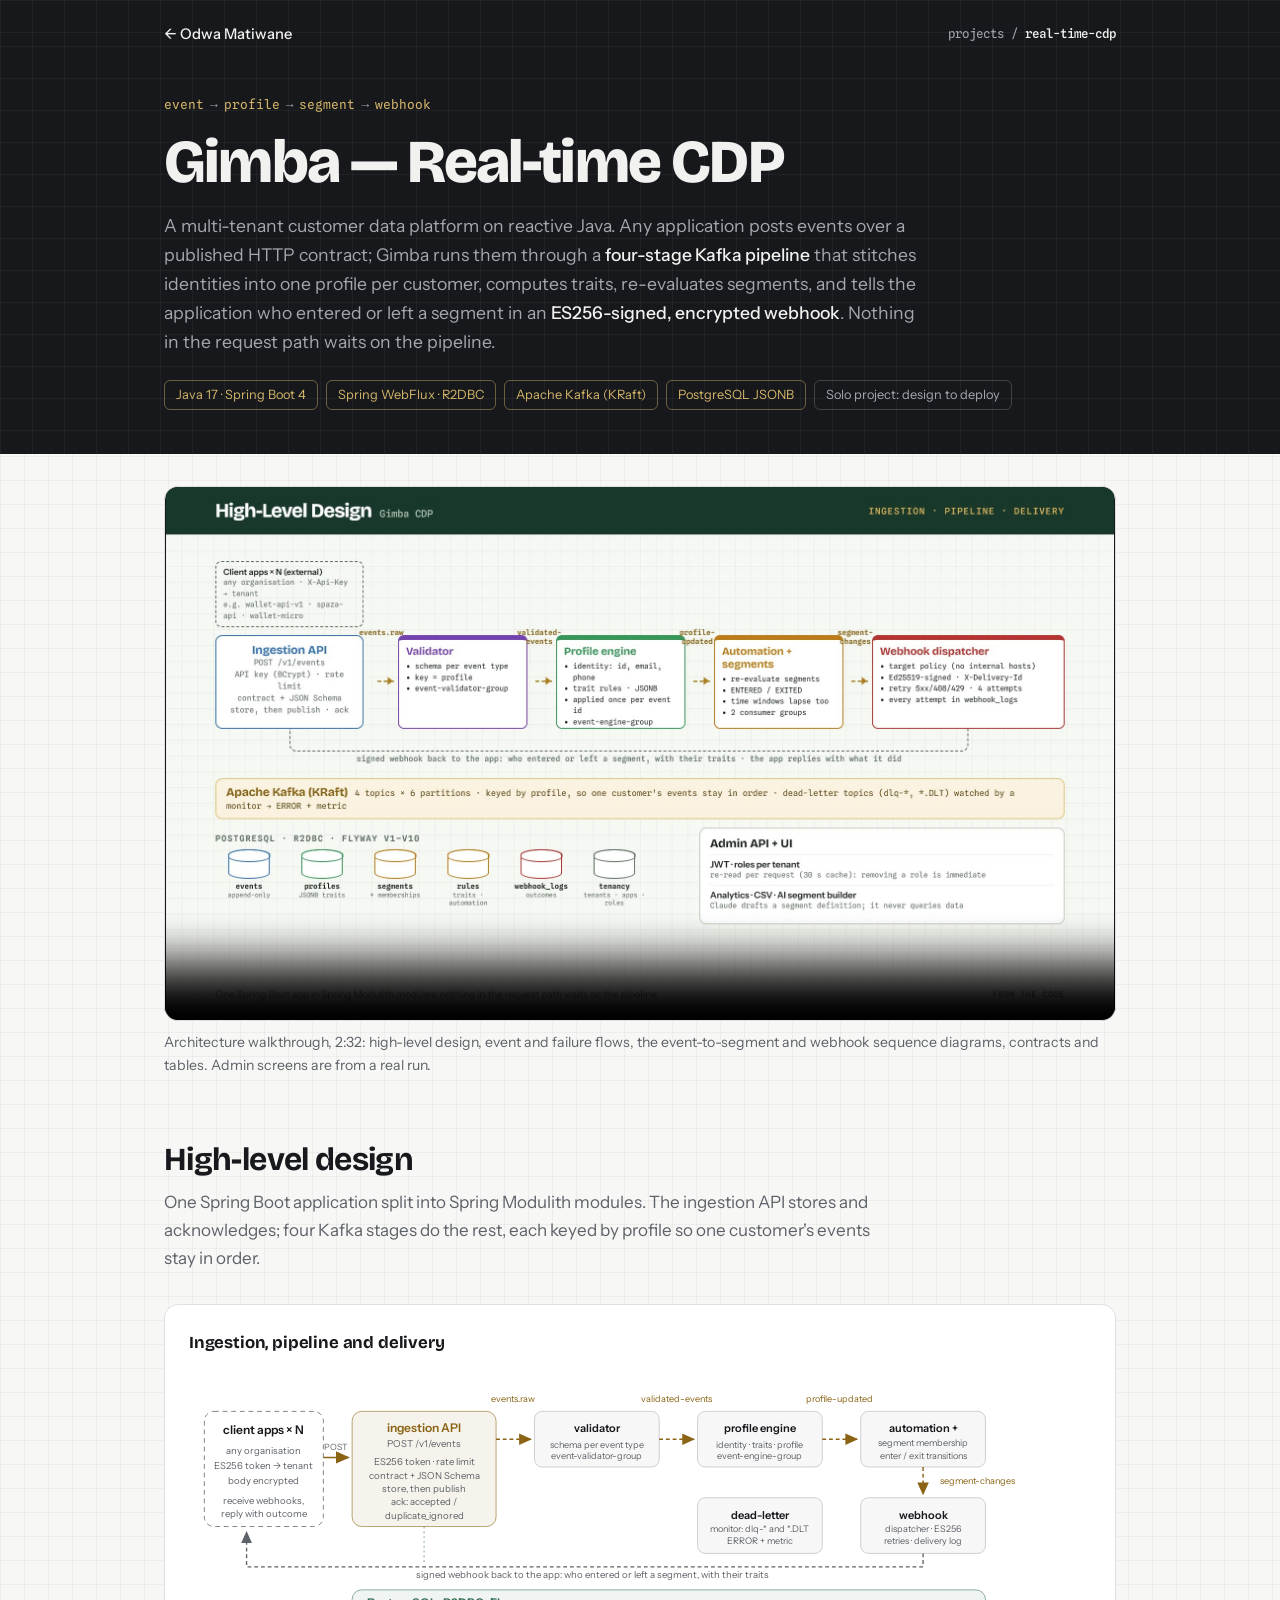
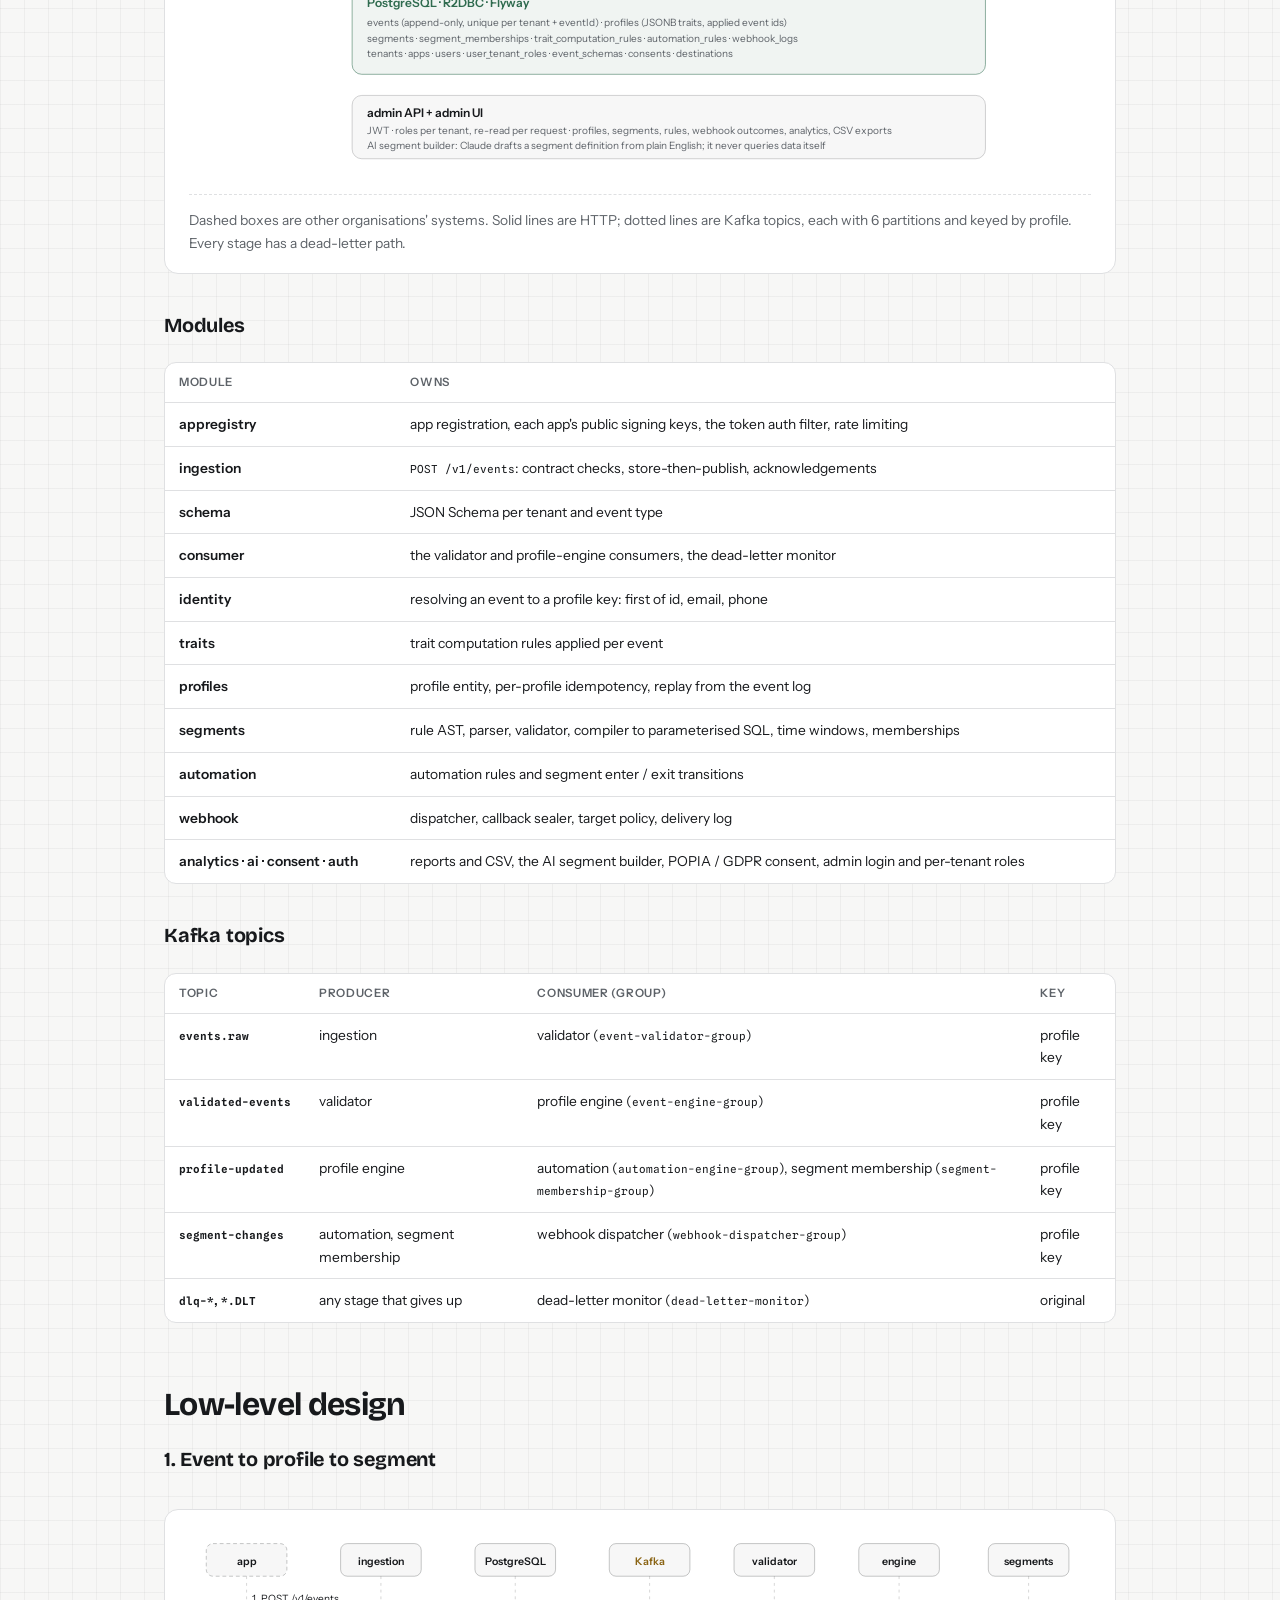
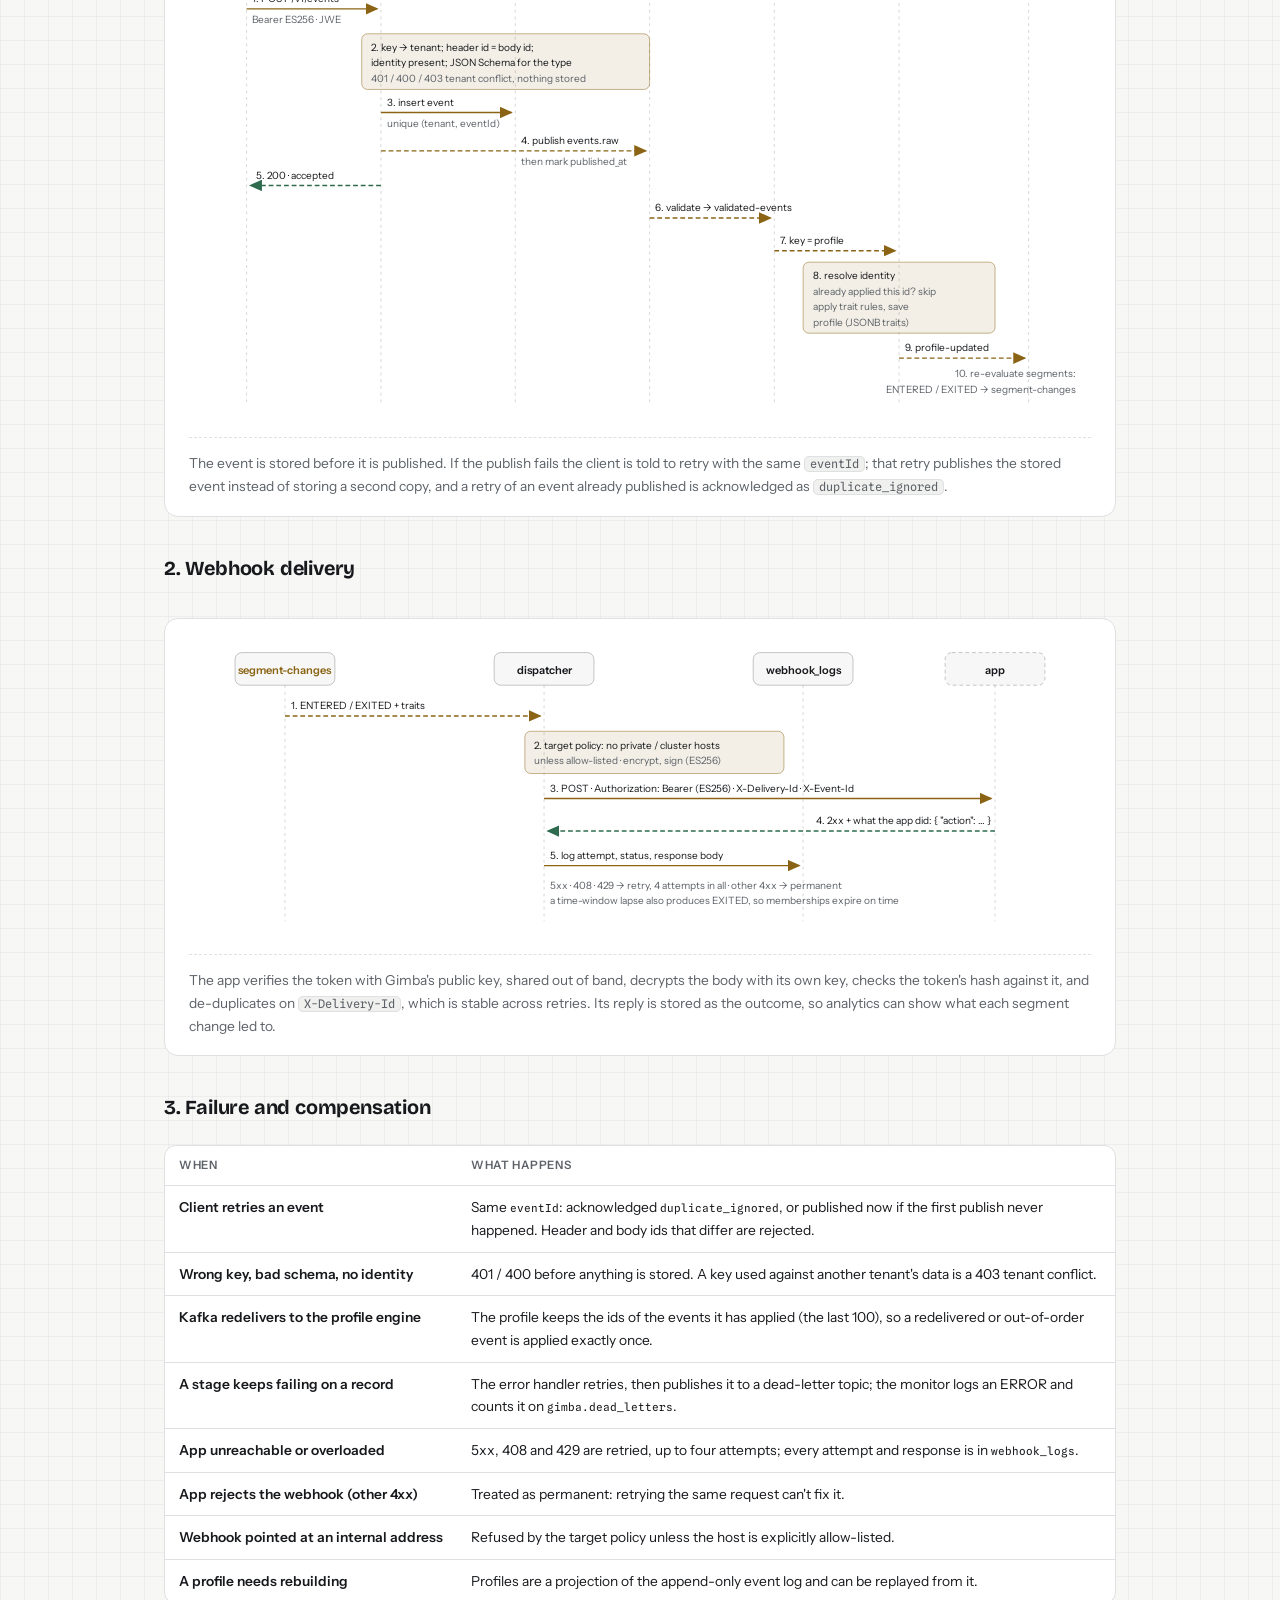
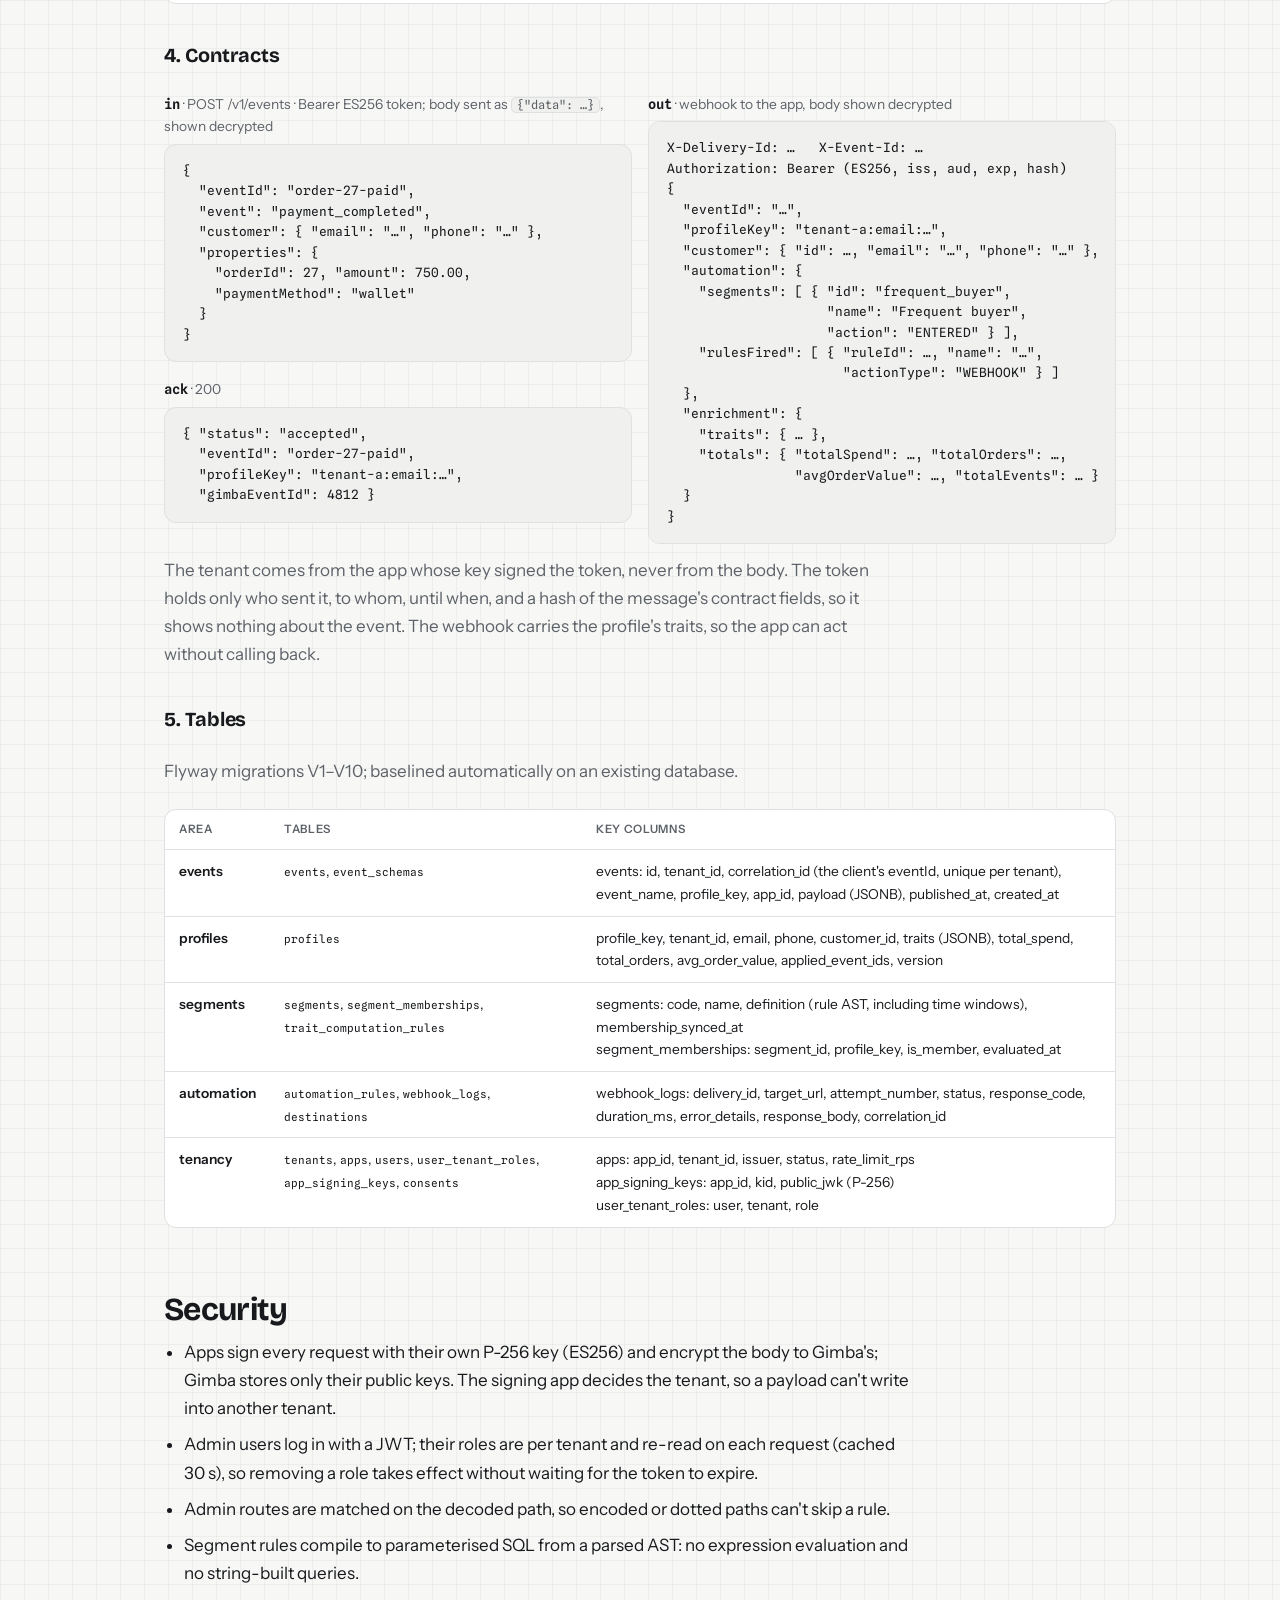
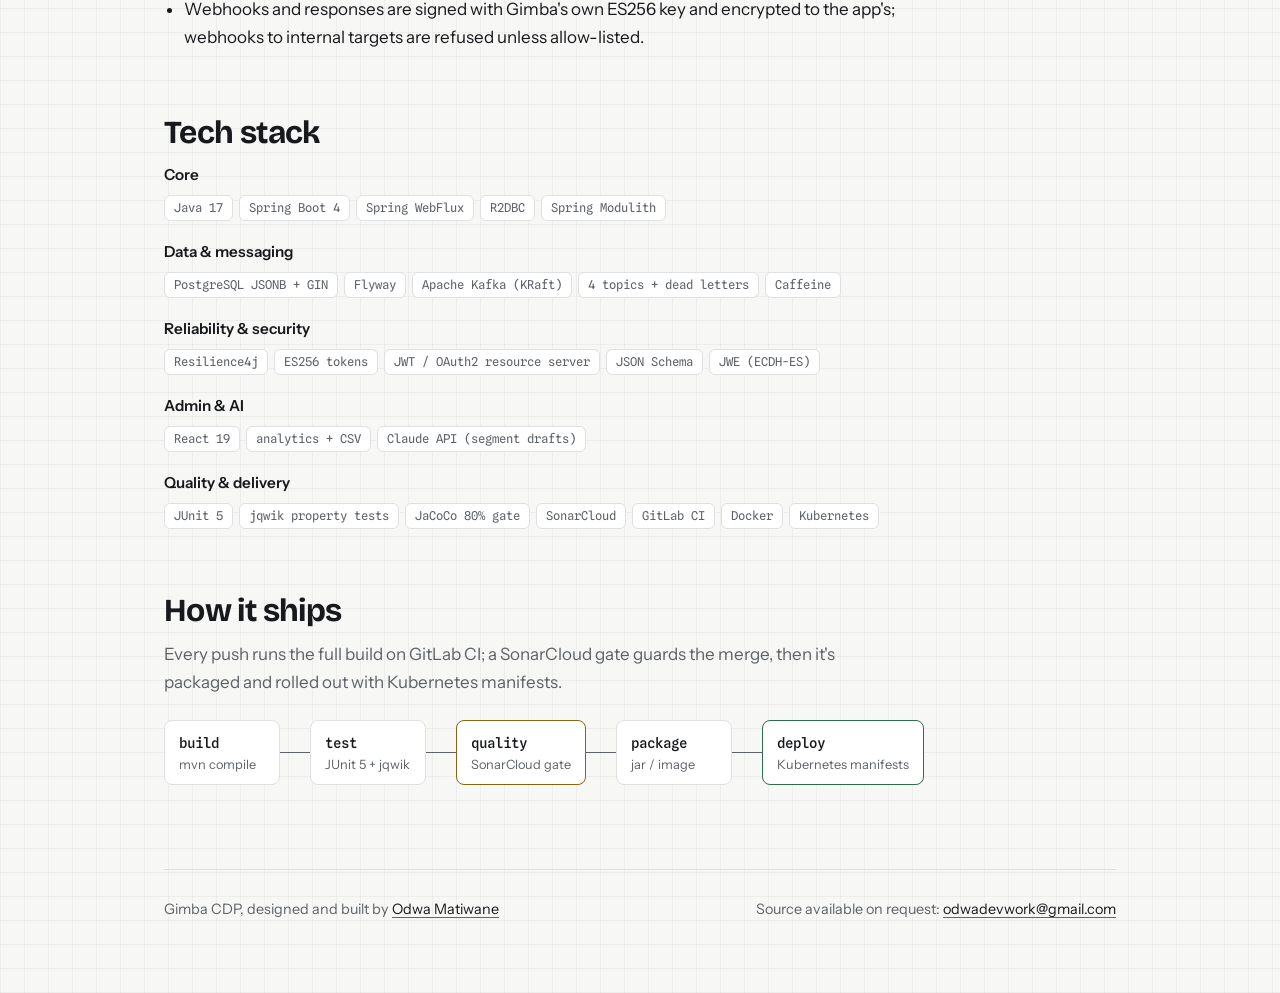
<file: real-time-cdp/index.html>
<!DOCTYPE html>
<html lang="en">
<head>
<meta charset="utf-8">
<meta name="viewport" content="width=device-width, initial-scale=1">
<title>Gimba — Real-time CDP | Odwa Matiwane</title>
<meta name="description" content="A multi-tenant customer data platform on reactive Java: an HTTP ingestion contract, a four-stage Kafka pipeline, identity stitching, traits, time-windowed segments and ES256-signed, encrypted webhooks, with the design, sequence flows, failure handling, contracts and schema.">
<link rel="icon" href="data:image/svg+xml,%3Csvg xmlns='http://www.w3.org/2000/svg' viewBox='0 0 64 64'%3E%3Crect width='64' height='64' rx='14' fill='%2316181b'/%3E%3Ctext x='32' y='42' font-family='Arial,sans-serif' font-size='26' font-weight='700' text-anchor='middle' fill='%23d4b56a'%3EOM%3C/text%3E%3C/svg%3E">
<link rel="stylesheet" href="/assets/writeup.css?v=2">
</head>
<body>
<div class="wrap">

<nav class="topbar">
  <a class="back" href="https://odwaz.github.io/">&larr; Odwa Matiwane</a>
  <span class="crumb">projects / <b>real-time-cdp</b></span>
</nav>

<header>
  <p class="eyebrow">event<span class="sep">&rarr;</span>profile<span class="sep">&rarr;</span>segment<span class="sep">&rarr;</span>webhook</p>
  <h1>Gimba — Real-time CDP</h1>
  <p class="thesis">
    A multi-tenant customer data platform on reactive Java. Any application posts events over a published HTTP
    contract; Gimba runs them through a <strong>four-stage Kafka pipeline</strong> that stitches identities into one
    profile per customer, computes traits, re-evaluates segments, and tells the application who entered or left a
    segment in an <strong>ES256-signed, encrypted webhook</strong>. Nothing in the request path waits on the pipeline.
  </p>
  <div class="meta-row">
    <span class="pill hot">Java 17 · Spring Boot 4</span>
    <span class="pill hot">Spring WebFlux · R2DBC</span>
    <span class="pill hot">Apache Kafka (KRaft)</span>
    <span class="pill hot">PostgreSQL JSONB</span>
    <span class="pill">Solo project: design to deploy</span>
  </div>
</header>

<figure class="run">
  <video controls playsinline preload="none" poster="/media/gimba-architecture.jpg" aria-label="Gimba architecture walkthrough, 2 minutes 32 seconds">
    <source src="/media/gimba-architecture.mp4" type="video/mp4">
    <a href="/media/gimba-architecture.mp4">Download the recording.</a>
  </video>
  <figcaption>Architecture walkthrough, 2:32: high-level design, event and failure flows, the event-to-segment and webhook sequence diagrams, contracts and tables. Admin screens are from a real run.</figcaption>
</figure>

<!-- ============================== HIGH-LEVEL DESIGN ============================== -->

<h2>High-level design</h2>
<p class="section-sub">One Spring Boot application split into Spring Modulith modules. The ingestion API stores and acknowledges; four Kafka stages do the rest, each keyed by profile so one customer's events stay in order.</p>

<div class="diagram-card">
  <p class="diagram-title">Ingestion, pipeline and delivery</p>
  <svg class="diagram-svg" viewBox="0 0 940 420" role="img"
       aria-label="Client applications post events to Gimba's ingestion API with an ES256-signed token and an encrypted body. Ingestion validates the contract and schema, stores the event in PostgreSQL and publishes it to the events.raw topic. The validator consumes it and publishes to validated-events keyed by profile. The profile engine resolves identity, applies traits and saves the profile, then publishes profile-updated. The automation engine and segment membership consume profile-updated and publish segment-changes. The webhook dispatcher consumes segment-changes and sends signed, encrypted webhooks back to the client applications, logging each response. Failed records go to dead-letter topics watched by a monitor. An admin UI and API read profiles, segments, webhook logs and analytics.">
    <defs>
      <marker id="gA" markerWidth="9" markerHeight="8" refX="8" refY="4" orient="auto"><path d="M0,0 L9,4 L0,8 Z" fill="#7aa2ff"/></marker>
      <marker id="gK" markerWidth="9" markerHeight="8" refX="8" refY="4" orient="auto"><path d="M0,0 L9,4 L0,8 Z" fill="#fbbf24"/></marker>
      <marker id="gX" markerWidth="9" markerHeight="8" refX="8" refY="4" orient="auto"><path d="M0,0 L9,4 L0,8 Z" fill="#9aa4b8"/></marker>
    </defs>
    <!-- apps -->
    <rect x="16" y="40" width="124" height="120" rx="10" fill="none" stroke="#9aa4b8" stroke-opacity="0.8" stroke-dasharray="5 4"/>
    <text x="78" y="64" text-anchor="middle" font-weight="600" font-size="12.5" fill="#f1f5fb">client apps × N</text>
    <g font-size="10" fill="#9aa4b8" text-anchor="middle"><text x="78" y="84">any organisation</text><text x="78" y="100">ES256 token → tenant</text><text x="78" y="116">body encrypted</text><text x="78" y="136">receive webhooks,</text><text x="78" y="150">reply with outcome</text></g>
    <line x1="140" y1="88" x2="166" y2="88" stroke="#7aa2ff" stroke-width="1.6" marker-end="url(#gA)"/>
    <text x="153" y="80" text-anchor="middle" font-size="9" fill="#9aa4b8">POST</text>
    <!-- ingestion -->
    <rect x="170" y="40" width="150" height="120" rx="10" fill="#7aa2ff" fill-opacity="0.08" stroke="#7aa2ff" stroke-opacity="0.6"/>
    <text x="245" y="62" text-anchor="middle" font-weight="600" font-size="12.5" fill="#7aa2ff">ingestion API</text>
    <text x="245" y="77" text-anchor="middle" font-size="10" fill="#9aa4b8">POST /v1/events</text>
    <g font-size="10" fill="#9aa4b8" text-anchor="middle"><text x="245" y="96">ES256 token · rate limit</text><text x="245" y="110">contract + JSON Schema</text><text x="245" y="124">store, then publish</text><text x="245" y="138">ack: accepted /</text><text x="245" y="152">duplicate_ignored</text></g>
    <!-- pipeline row -->
    <g fill="#ffffff" fill-opacity="0.03" stroke="#ffffff" stroke-opacity="0.2">
      <rect x="360" y="40" width="130" height="58" rx="8"/><rect x="530" y="40" width="130" height="58" rx="8"/>
      <rect x="700" y="40" width="130" height="58" rx="8"/>
      <rect x="700" y="130" width="130" height="58" rx="8"/><rect x="530" y="130" width="130" height="58" rx="8"/>
    </g>
    <g font-weight="600" font-size="11.5" fill="#f1f5fb" text-anchor="middle">
      <text x="425" y="62">validator</text><text x="595" y="62">profile engine</text><text x="765" y="62">automation +</text>
      <text x="765" y="152">webhook</text><text x="595" y="152">dead-letter</text>
    </g>
    <g font-size="9.5" fill="#9aa4b8" text-anchor="middle">
      <text x="425" y="78">schema per event type</text><text x="425" y="90">event-validator-group</text>
      <text x="595" y="78">identity · traits · profile</text><text x="595" y="90">event-engine-group</text>
      <text x="765" y="76">segment membership</text><text x="765" y="90">enter / exit transitions</text>
      <text x="765" y="166">dispatcher · ES256</text><text x="765" y="178">retries · delivery log</text>
      <text x="595" y="166">monitor: dlq-* and *.DLT</text><text x="595" y="178">ERROR + metric</text>
    </g>
    <!-- topic arrows -->
    <g stroke="#fbbf24" stroke-width="1.5" stroke-dasharray="4 3">
      <line x1="320" y1="69" x2="356" y2="69" marker-end="url(#gK)"/><line x1="490" y1="69" x2="526" y2="69" marker-end="url(#gK)"/>
      <line x1="660" y1="69" x2="696" y2="69" marker-end="url(#gK)"/><line x1="765" y1="98" x2="765" y2="126" marker-end="url(#gK)"/>
    </g>
    <g font-size="9.5" fill="#fbbf24" text-anchor="middle" font-family="monospace">
      <text x="338" y="30">events.raw</text><text x="508" y="30">validated-events</text><text x="678" y="30">profile-updated</text><text x="822" y="116">segment-changes</text>
    </g>
    <!-- webhook out -->
    <path d="M765 188 L 765 202 L 60 202 L 60 166" fill="none" stroke="#9aa4b8" stroke-width="1.4" stroke-dasharray="4 3" marker-end="url(#gX)"/>
    <text x="420" y="214" text-anchor="middle" font-size="10" fill="#9aa4b8">signed webhook back to the app: who entered or left a segment, with their traits</text>

    <!-- Postgres -->
    <rect x="170" y="226" width="660" height="88" rx="10" fill="#38bdf8" fill-opacity="0.07" stroke="#38bdf8" stroke-opacity="0.55"/>
    <text x="186" y="244" font-size="12.5" fill="#38bdf8" font-weight="600">PostgreSQL · R2DBC · Flyway</text>
    <g font-size="10.5" fill="#9aa4b8">
      <text x="186" y="264">events (append-only, unique per tenant + eventId) · profiles (JSONB traits, applied event ids)</text>
      <text x="186" y="280">segments · segment_memberships · trait_computation_rules · automation_rules · webhook_logs</text>
      <text x="186" y="296">tenants · apps · users · user_tenant_roles · event_schemas · consents · destinations</text>
    </g>
    <g stroke="#38bdf8" stroke-opacity="0.5" stroke-width="1.2" stroke-dasharray="2 3"><line x1="245" y1="160" x2="245" y2="198"/></g>

    <!-- admin -->
    <rect x="170" y="336" width="660" height="66" rx="10" fill="#ffffff" fill-opacity="0.03" stroke="#ffffff" stroke-opacity="0.2"/>
    <text x="186" y="358" font-size="12.5" fill="#f1f5fb" font-weight="600">admin API + admin UI</text>
    <g font-size="10.5" fill="#9aa4b8"><text x="186" y="376">JWT · roles per tenant, re-read per request · profiles, segments, rules, webhook outcomes, analytics, CSV exports</text><text x="186" y="392">AI segment builder: Claude drafts a segment definition from plain English; it never queries data itself</text></g>
  </svg>
  <p class="diagram-foot">Dashed boxes are other organisations' systems. Solid lines are HTTP; dotted lines are Kafka topics, each with 6 partitions and keyed by profile. Every stage has a dead-letter path.</p>
</div>

<h3 style="margin-top:36px">Modules</h3>
<div class="spec-scroll">
<table class="spec">
  <thead><tr><th>Module</th><th>Owns</th></tr></thead>
  <tbody>
    <tr><td>appregistry</td><td>app registration, each app's public signing keys, the token auth filter, rate limiting</td></tr>
    <tr><td>ingestion</td><td><code>POST /v1/events</code>: contract checks, store-then-publish, acknowledgements</td></tr>
    <tr><td>schema</td><td>JSON Schema per tenant and event type</td></tr>
    <tr><td>consumer</td><td>the validator and profile-engine consumers, the dead-letter monitor</td></tr>
    <tr><td>identity</td><td>resolving an event to a profile key: first of id, email, phone</td></tr>
    <tr><td>traits</td><td>trait computation rules applied per event</td></tr>
    <tr><td>profiles</td><td>profile entity, per-profile idempotency, replay from the event log</td></tr>
    <tr><td>segments</td><td>rule AST, parser, validator, compiler to parameterised SQL, time windows, memberships</td></tr>
    <tr><td>automation</td><td>automation rules and segment enter / exit transitions</td></tr>
    <tr><td>webhook</td><td>dispatcher, callback sealer, target policy, delivery log</td></tr>
    <tr><td>analytics · ai · consent · auth</td><td>reports and CSV, the AI segment builder, POPIA / GDPR consent, admin login and per-tenant roles</td></tr>
  </tbody>
</table>
</div>

<h3 style="margin-top:36px">Kafka topics</h3>
<div class="spec-scroll">
<table class="spec">
  <thead><tr><th>Topic</th><th>Producer</th><th>Consumer (group)</th><th>Key</th></tr></thead>
  <tbody>
    <tr><td><code>events.raw</code></td><td>ingestion</td><td>validator (<code>event-validator-group</code>)</td><td>profile key</td></tr>
    <tr><td><code>validated-events</code></td><td>validator</td><td>profile engine (<code>event-engine-group</code>)</td><td>profile key</td></tr>
    <tr><td><code>profile-updated</code></td><td>profile engine</td><td>automation (<code>automation-engine-group</code>), segment membership (<code>segment-membership-group</code>)</td><td>profile key</td></tr>
    <tr><td><code>segment-changes</code></td><td>automation, segment membership</td><td>webhook dispatcher (<code>webhook-dispatcher-group</code>)</td><td>profile key</td></tr>
    <tr><td><code>dlq-*</code>, <code>*.DLT</code></td><td>any stage that gives up</td><td>dead-letter monitor (<code>dead-letter-monitor</code>)</td><td>original</td></tr>
  </tbody>
</table>
</div>

<!-- ============================== LOW-LEVEL DESIGN ============================== -->

<h2>Low-level design</h2>

<h3>1. Event to profile to segment</h3>
<div class="flow-card">
  <div class="flow-scroll">
  <svg class="flow-svg" viewBox="0 0 940 500" role="img"
       aria-label="An app posts an event with an ES256-signed token and an encrypted body. Ingestion verifies the token with the app's public key, which decides the tenant, decrypts the body, checks the token's hash matches it, validates the schema, stores the event and publishes it to events.raw, then acknowledges accepted. The validator republishes it to validated-events keyed by profile. The profile engine resolves the identity, skips the event if this profile already applied that event id, applies trait rules, saves the profile and publishes profile-updated. Segment membership re-evaluates the profile's segments and publishes an ENTERED or EXITED change to segment-changes.">
    <defs>
      <marker id="pA" markerWidth="9" markerHeight="8" refX="8" refY="4" orient="auto"><path d="M0,0 L9,4 L0,8 Z" fill="#7aa2ff"/></marker>
      <marker id="pK" markerWidth="9" markerHeight="8" refX="8" refY="4" orient="auto"><path d="M0,0 L9,4 L0,8 Z" fill="#fbbf24"/></marker>
      <marker id="pG" markerWidth="9" markerHeight="8" refX="8" refY="4" orient="auto"><path d="M0,0 L9,4 L0,8 Z" fill="#4ade80"/></marker>
    </defs>
    <!-- lanes: app 60, ingestion 200, postgres 340, kafka 480, validator 610, engine 740, segments 875 -->
    <g fill="#ffffff" fill-opacity="0.03" stroke="#ffffff" stroke-opacity="0.25">
      <rect x="18" y="10" width="84" height="34" rx="7" stroke-dasharray="4 3"/><rect x="158" y="10" width="84" height="34" rx="7"/>
      <rect x="298" y="10" width="84" height="34" rx="7"/><rect x="438" y="10" width="84" height="34" rx="7"/>
      <rect x="568" y="10" width="84" height="34" rx="7"/><rect x="698" y="10" width="84" height="34" rx="7"/>
      <rect x="833" y="10" width="84" height="34" rx="7"/>
    </g>
    <g font-weight="600" font-size="11" fill="#f1f5fb" text-anchor="middle">
      <text x="60" y="32">app</text><text x="200" y="32">ingestion</text><text x="340" y="32">PostgreSQL</text><text x="480" y="32" fill="#fbbf24">Kafka</text>
      <text x="610" y="32">validator</text><text x="740" y="32">engine</text><text x="875" y="32">segments</text>
    </g>
    <g stroke="#ffffff" stroke-opacity="0.18" stroke-dasharray="3 4">
      <line x1="60" y1="44" x2="60" y2="490"/><line x1="200" y1="44" x2="200" y2="490"/><line x1="340" y1="44" x2="340" y2="490"/>
      <line x1="480" y1="44" x2="480" y2="490"/><line x1="610" y1="44" x2="610" y2="490"/><line x1="740" y1="44" x2="740" y2="490"/>
      <line x1="875" y1="44" x2="875" y2="490"/>
    </g>
    <g font-size="10.5" fill="#f1f5fb">
      <line x1="60" y1="78" x2="196" y2="78" stroke="#7aa2ff" stroke-width="1.5" marker-end="url(#pA)"/>
      <text x="66" y="71">1. POST /v1/events</text><text x="66" y="93" fill="#9aa4b8">Bearer ES256 · JWE</text>
      <rect x="180" y="104" width="300" height="58" rx="6" fill="#7aa2ff" fill-opacity="0.1" stroke="#7aa2ff" stroke-opacity="0.5"/>
      <text x="190" y="122">2. key → tenant; header id = body id;</text>
      <text x="190" y="138">identity present; JSON Schema for the type</text>
      <text x="190" y="154" fill="#9aa4b8">401 / 400 / 403 tenant conflict, nothing stored</text>
      <line x1="200" y1="186" x2="336" y2="186" stroke="#7aa2ff" stroke-width="1.5" marker-end="url(#pA)"/>
      <text x="206" y="179">3. insert event</text><text x="206" y="201" fill="#9aa4b8">unique (tenant, eventId)</text>
      <line x1="200" y1="226" x2="476" y2="226" stroke="#fbbf24" stroke-width="1.5" stroke-dasharray="5 3" marker-end="url(#pK)"/>
      <text x="206" y="219" dx="140">4. publish events.raw</text><text x="346" y="241" fill="#9aa4b8">then mark published_at</text>
      <line x1="200" y1="262" x2="64" y2="262" stroke="#4ade80" stroke-width="1.5" stroke-dasharray="5 3" marker-end="url(#pG)"/>
      <text x="70" y="255">5. 200 · accepted</text>
      <line x1="480" y1="296" x2="606" y2="296" stroke="#fbbf24" stroke-width="1.5" stroke-dasharray="5 3" marker-end="url(#pK)"/>
      <text x="486" y="289">6. validate → validated-events</text>
      <line x1="610" y1="330" x2="736" y2="330" stroke="#fbbf24" stroke-width="1.5" stroke-dasharray="5 3" marker-end="url(#pK)"/>
      <text x="616" y="323">7. key = profile</text>
      <rect x="640" y="342" width="200" height="74" rx="6" fill="#7aa2ff" fill-opacity="0.1" stroke="#7aa2ff" stroke-opacity="0.5"/>
      <text x="650" y="360">8. resolve identity</text>
      <text x="650" y="376" fill="#9aa4b8">already applied this id? skip</text>
      <text x="650" y="392" fill="#9aa4b8">apply trait rules, save</text>
      <text x="650" y="408" fill="#9aa4b8">profile (JSONB traits)</text>
      <line x1="740" y1="442" x2="871" y2="442" stroke="#fbbf24" stroke-width="1.5" stroke-dasharray="5 3" marker-end="url(#pK)"/>
      <text x="746" y="435">9. profile-updated</text>
      <text x="924" y="462" text-anchor="end" fill="#9aa4b8">10. re-evaluate segments:</text>
      <text x="924" y="478" text-anchor="end" fill="#9aa4b8">ENTERED / EXITED → segment-changes</text>
    </g>
  </svg>
  </div>
  <p class="diagram-foot">The event is stored before it is published. If the publish fails the client is told to retry with the same <code>eventId</code>; that retry publishes the stored event instead of storing a second copy, and a retry of an event already published is acknowledged as <code>duplicate_ignored</code>.</p>
</div>

<h3 style="margin-top:36px">2. Webhook delivery</h3>
<div class="flow-card">
  <div class="flow-scroll">
  <svg class="flow-svg" viewBox="0 0 940 300" role="img"
       aria-label="The webhook dispatcher consumes a segment change, checks the target URL against the target policy, encrypts the body to the app's key, signs a token over it with Gimba's ES256 key and posts it to the app with that token, X-Delivery-Id and X-Event-Id. On 2xx it stores the app's reply as the outcome. On 5xx, 408 or 429 it retries, up to four attempts in all; any other 4xx is permanent. Every attempt is written to webhook_logs.">
    <defs>
      <marker id="hhA" markerWidth="9" markerHeight="8" refX="8" refY="4" orient="auto"><path d="M0,0 L9,4 L0,8 Z" fill="#7aa2ff"/></marker>
      <marker id="hhG" markerWidth="9" markerHeight="8" refX="8" refY="4" orient="auto"><path d="M0,0 L9,4 L0,8 Z" fill="#4ade80"/></marker>
      <marker id="hhK" markerWidth="9" markerHeight="8" refX="8" refY="4" orient="auto"><path d="M0,0 L9,4 L0,8 Z" fill="#fbbf24"/></marker>
    </defs>
    <g fill="#ffffff" fill-opacity="0.03" stroke="#ffffff" stroke-opacity="0.25">
      <rect x="48" y="10" width="104" height="34" rx="7"/><rect x="318" y="10" width="104" height="34" rx="7"/>
      <rect x="588" y="10" width="104" height="34" rx="7"/><rect x="788" y="10" width="104" height="34" rx="7" stroke-dasharray="4 3"/>
    </g>
    <g font-weight="600" font-size="11.5" fill="#f1f5fb" text-anchor="middle">
      <text x="100" y="32" fill="#fbbf24">segment-changes</text><text x="370" y="32">dispatcher</text><text x="640" y="32">webhook_logs</text><text x="840" y="32">app</text>
    </g>
    <g stroke="#ffffff" stroke-opacity="0.18" stroke-dasharray="3 4">
      <line x1="100" y1="44" x2="100" y2="290"/><line x1="370" y1="44" x2="370" y2="290"/><line x1="640" y1="44" x2="640" y2="290"/><line x1="840" y1="44" x2="840" y2="290"/>
    </g>
    <g font-size="10.5" fill="#f1f5fb">
      <line x1="100" y1="76" x2="366" y2="76" stroke="#fbbf24" stroke-width="1.5" stroke-dasharray="5 3" marker-end="url(#hhK)"/>
      <text x="106" y="69">1. ENTERED / EXITED + traits</text>
      <rect x="350" y="92" width="270" height="44" rx="6" fill="#7aa2ff" fill-opacity="0.1" stroke="#7aa2ff" stroke-opacity="0.5"/>
      <text x="360" y="110">2. target policy: no private / cluster hosts</text>
      <text x="360" y="126" fill="#9aa4b8">unless allow-listed · encrypt, sign (ES256)</text>
      <line x1="370" y1="162" x2="836" y2="162" stroke="#7aa2ff" stroke-width="1.5" marker-end="url(#hhA)"/>
      <text x="376" y="155">3. POST · Authorization: Bearer (ES256) · X-Delivery-Id · X-Event-Id</text>
      <line x1="840" y1="196" x2="374" y2="196" stroke="#4ade80" stroke-width="1.5" stroke-dasharray="5 3" marker-end="url(#hhG)"/>
      <text x="836" y="189" text-anchor="end">4. 2xx + what the app did: { "action": … }</text>
      <line x1="370" y1="232" x2="636" y2="232" stroke="#7aa2ff" stroke-width="1.5" marker-end="url(#hhA)"/>
      <text x="376" y="225">5. log attempt, status, response body</text>
      <text x="376" y="256" fill="#9aa4b8">5xx · 408 · 429 → retry, 4 attempts in all · other 4xx → permanent</text>
      <text x="376" y="272" fill="#9aa4b8">a time-window lapse also produces EXITED, so memberships expire on time</text>
    </g>
  </svg>
  </div>
  <p class="diagram-foot">The app verifies the token with Gimba's public key, shared out of band, decrypts the body with its own key, checks the token's hash against it, and de-duplicates on <code>X-Delivery-Id</code>, which is stable across retries. Its reply is stored as the outcome, so analytics can show what each segment change led to.</p>
</div>

<h3 style="margin-top:36px">3. Failure and compensation</h3>
<div class="spec-scroll">
<table class="spec">
  <thead><tr><th>When</th><th>What happens</th></tr></thead>
  <tbody>
    <tr><td>Client retries an event</td><td>Same <code>eventId</code>: acknowledged <code>duplicate_ignored</code>, or published now if the first publish never happened. Header and body ids that differ are rejected.</td></tr>
    <tr><td>Wrong key, bad schema, no identity</td><td>401 / 400 before anything is stored. A key used against another tenant's data is a 403 tenant conflict.</td></tr>
    <tr><td>Kafka redelivers to the profile engine</td><td>The profile keeps the ids of the events it has applied (the last 100), so a redelivered or out-of-order event is applied exactly once.</td></tr>
    <tr><td>A stage keeps failing on a record</td><td>The error handler retries, then publishes it to a dead-letter topic; the monitor logs an ERROR and counts it on <code>gimba.dead_letters</code>.</td></tr>
    <tr><td>App unreachable or overloaded</td><td>5xx, 408 and 429 are retried, up to four attempts; every attempt and response is in <code>webhook_logs</code>.</td></tr>
    <tr><td>App rejects the webhook (other 4xx)</td><td>Treated as permanent: retrying the same request can't fix it.</td></tr>
    <tr><td>Webhook pointed at an internal address</td><td>Refused by the target policy unless the host is explicitly allow-listed.</td></tr>
    <tr><td>A profile needs rebuilding</td><td>Profiles are a projection of the append-only event log and can be replayed from it.</td></tr>
  </tbody>
</table>
</div>

<h3 style="margin-top:36px">4. Contracts</h3>
<div class="code-pair">
  <div>
    <p class="code-label"><b>in</b> · POST /v1/events · Bearer ES256 token; body sent as <code>{"data": …}</code>, shown decrypted</p>
<pre class="code">{
  "eventId": "order-27-paid",
  "event": "payment_completed",
  "customer": { "email": "…", "phone": "…" },
  "properties": {
    "orderId": 27, "amount": 750.00,
    "paymentMethod": "wallet"
  }
}</pre>
    <p class="code-label" style="margin-top:16px"><b>ack</b> · 200</p>
<pre class="code">{ "status": "accepted",
  "eventId": "order-27-paid",
  "profileKey": "tenant-a:email:…",
  "gimbaEventId": 4812 }</pre>
  </div>
  <div>
    <p class="code-label"><b>out</b> · webhook to the app, body shown decrypted</p>
<pre class="code">X-Delivery-Id: …   X-Event-Id: …
Authorization: Bearer (ES256, iss, aud, exp, hash)
{
  "eventId": "…",
  "profileKey": "tenant-a:email:…",
  "customer": { "id": …, "email": "…", "phone": "…" },
  "automation": {
    "segments": [ { "id": "frequent_buyer",
                    "name": "Frequent buyer",
                    "action": "ENTERED" } ],
    "rulesFired": [ { "ruleId": …, "name": "…",
                      "actionType": "WEBHOOK" } ]
  },
  "enrichment": {
    "traits": { … },
    "totals": { "totalSpend": …, "totalOrders": …,
                "avgOrderValue": …, "totalEvents": … }
  }
}</pre>
  </div>
</div>
<p class="section-sub" style="margin-top:12px">The tenant comes from the app whose key signed the token, never from the body. The token holds only who sent it, to whom, until when, and a hash of the message's contract fields, so it shows nothing about the event. The webhook carries the profile's traits, so the app can act without calling back.</p>

<h3 style="margin-top:36px">5. Tables</h3>
<p class="section-sub">Flyway migrations V1–V10; baselined automatically on an existing database.</p>
<div class="spec-scroll">
<table class="spec">
  <thead><tr><th>Area</th><th>Tables</th><th>Key columns</th></tr></thead>
  <tbody>
    <tr><td>events</td><td><code>events</code>, <code>event_schemas</code></td><td>events: id, tenant_id, correlation_id (the client's eventId, unique per tenant), event_name, profile_key, app_id, payload (JSONB), published_at, created_at</td></tr>
    <tr><td>profiles</td><td><code>profiles</code></td><td>profile_key, tenant_id, email, phone, customer_id, traits (JSONB), total_spend, total_orders, avg_order_value, applied_event_ids, version</td></tr>
    <tr><td>segments</td><td><code>segments</code>, <code>segment_memberships</code>, <code>trait_computation_rules</code></td><td>segments: code, name, definition (rule AST, including time windows), membership_synced_at<br>segment_memberships: segment_id, profile_key, is_member, evaluated_at</td></tr>
    <tr><td>automation</td><td><code>automation_rules</code>, <code>webhook_logs</code>, <code>destinations</code></td><td>webhook_logs: delivery_id, target_url, attempt_number, status, response_code, duration_ms, error_details, response_body, correlation_id</td></tr>
    <tr><td>tenancy</td><td><code>tenants</code>, <code>apps</code>, <code>users</code>, <code>user_tenant_roles</code>, <code>app_signing_keys</code>, <code>consents</code></td><td>apps: app_id, tenant_id, issuer, status, rate_limit_rps<br>app_signing_keys: app_id, kid, public_jwk (P-256)<br>user_tenant_roles: user, tenant, role</td></tr>
  </tbody>
</table>
</div>

<h2>Security</h2>
<ul class="points">
  <li>Apps sign every request with their own P-256 key (ES256) and encrypt the body to Gimba's; Gimba stores only their public keys. The signing app decides the tenant, so a payload can't write into another tenant.</li>
  <li>Admin users log in with a JWT; their roles are per tenant and re-read on each request (cached 30 s), so removing a role takes effect without waiting for the token to expire.</li>
  <li>Admin routes are matched on the decoded path, so encoded or dotted paths can't skip a rule.</li>
  <li>Segment rules compile to parameterised SQL from a parsed AST: no expression evaluation and no string-built queries.</li>
  <li>Webhooks and responses are signed with Gimba's own ES256 key and encrypted to the app's; webhooks to internal targets are refused unless allow-listed.</li>
</ul>

<h2>Tech stack</h2>
<div class="stack-group">
  <p class="stack-label">Core</p>
  <div class="chips">
    <span class="chip">Java 17</span><span class="chip">Spring Boot 4</span><span class="chip">Spring WebFlux</span><span class="chip">R2DBC</span><span class="chip">Spring Modulith</span>
  </div>
</div>
<div class="stack-group">
  <p class="stack-label">Data &amp; messaging</p>
  <div class="chips">
    <span class="chip">PostgreSQL JSONB + GIN</span><span class="chip">Flyway</span><span class="chip">Apache Kafka (KRaft)</span><span class="chip">4 topics + dead letters</span><span class="chip">Caffeine</span>
  </div>
</div>
<div class="stack-group">
  <p class="stack-label">Reliability &amp; security</p>
  <div class="chips">
    <span class="chip">Resilience4j</span><span class="chip">ES256 tokens</span><span class="chip">JWT / OAuth2 resource server</span><span class="chip">JSON Schema</span><span class="chip">JWE (ECDH-ES)</span>
  </div>
</div>
<div class="stack-group">
  <p class="stack-label">Admin &amp; AI</p>
  <div class="chips">
    <span class="chip">React 19</span><span class="chip">analytics + CSV</span><span class="chip">Claude API (segment drafts)</span>
  </div>
</div>
<div class="stack-group">
  <p class="stack-label">Quality &amp; delivery</p>
  <div class="chips">
    <span class="chip">JUnit 5</span><span class="chip">jqwik property tests</span><span class="chip">JaCoCo 80% gate</span><span class="chip">SonarCloud</span><span class="chip">GitLab CI</span><span class="chip">Docker</span><span class="chip">Kubernetes</span>
  </div>
</div>

<h2>How it ships</h2>
<p class="section-sub">Every push runs the full build on GitLab CI; a SonarCloud gate guards the merge, then it's packaged and rolled out with Kubernetes manifests.</p>
<div class="pipeline-scroll">
  <div class="pipeline">
    <div class="stage"><span class="s-name">build</span><span class="s-meta">mvn compile</span></div>
    <div class="stage"><span class="s-name">test</span><span class="s-meta">JUnit 5 + jqwik</span></div>
    <div class="stage quality"><span class="s-name">quality</span><span class="s-meta">SonarCloud gate</span></div>
    <div class="stage"><span class="s-name">package</span><span class="s-meta">jar / image</span></div>
    <div class="stage deploy"><span class="s-name">deploy</span><span class="s-meta">Kubernetes manifests</span></div>
  </div>
</div>

<footer>
  <span>Gimba CDP, designed and built by <a href="https://odwaz.github.io/">Odwa Matiwane</a></span>
  <span>Source available on request: <a href="mailto:odwadevwork@gmail.com">odwadevwork@gmail.com</a></span>
</footer>

</div>
</body>
</html>
</file>
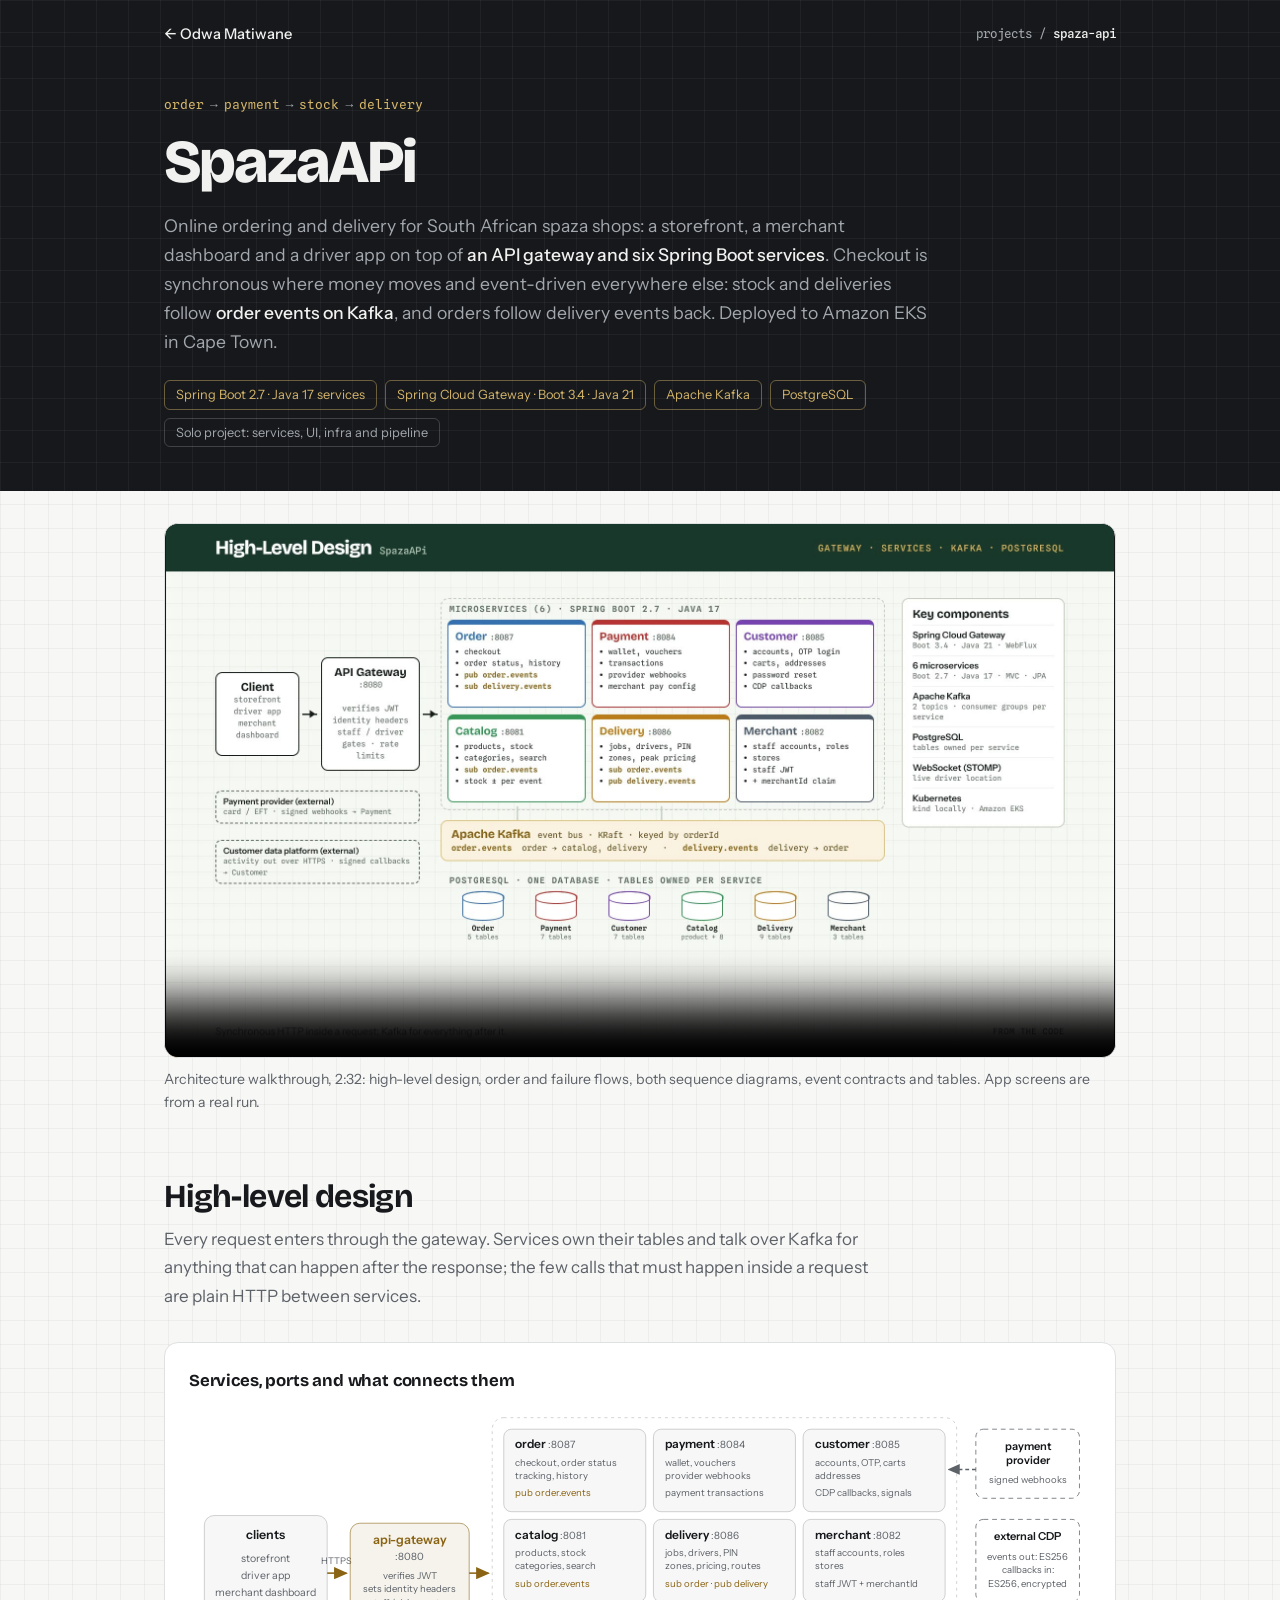
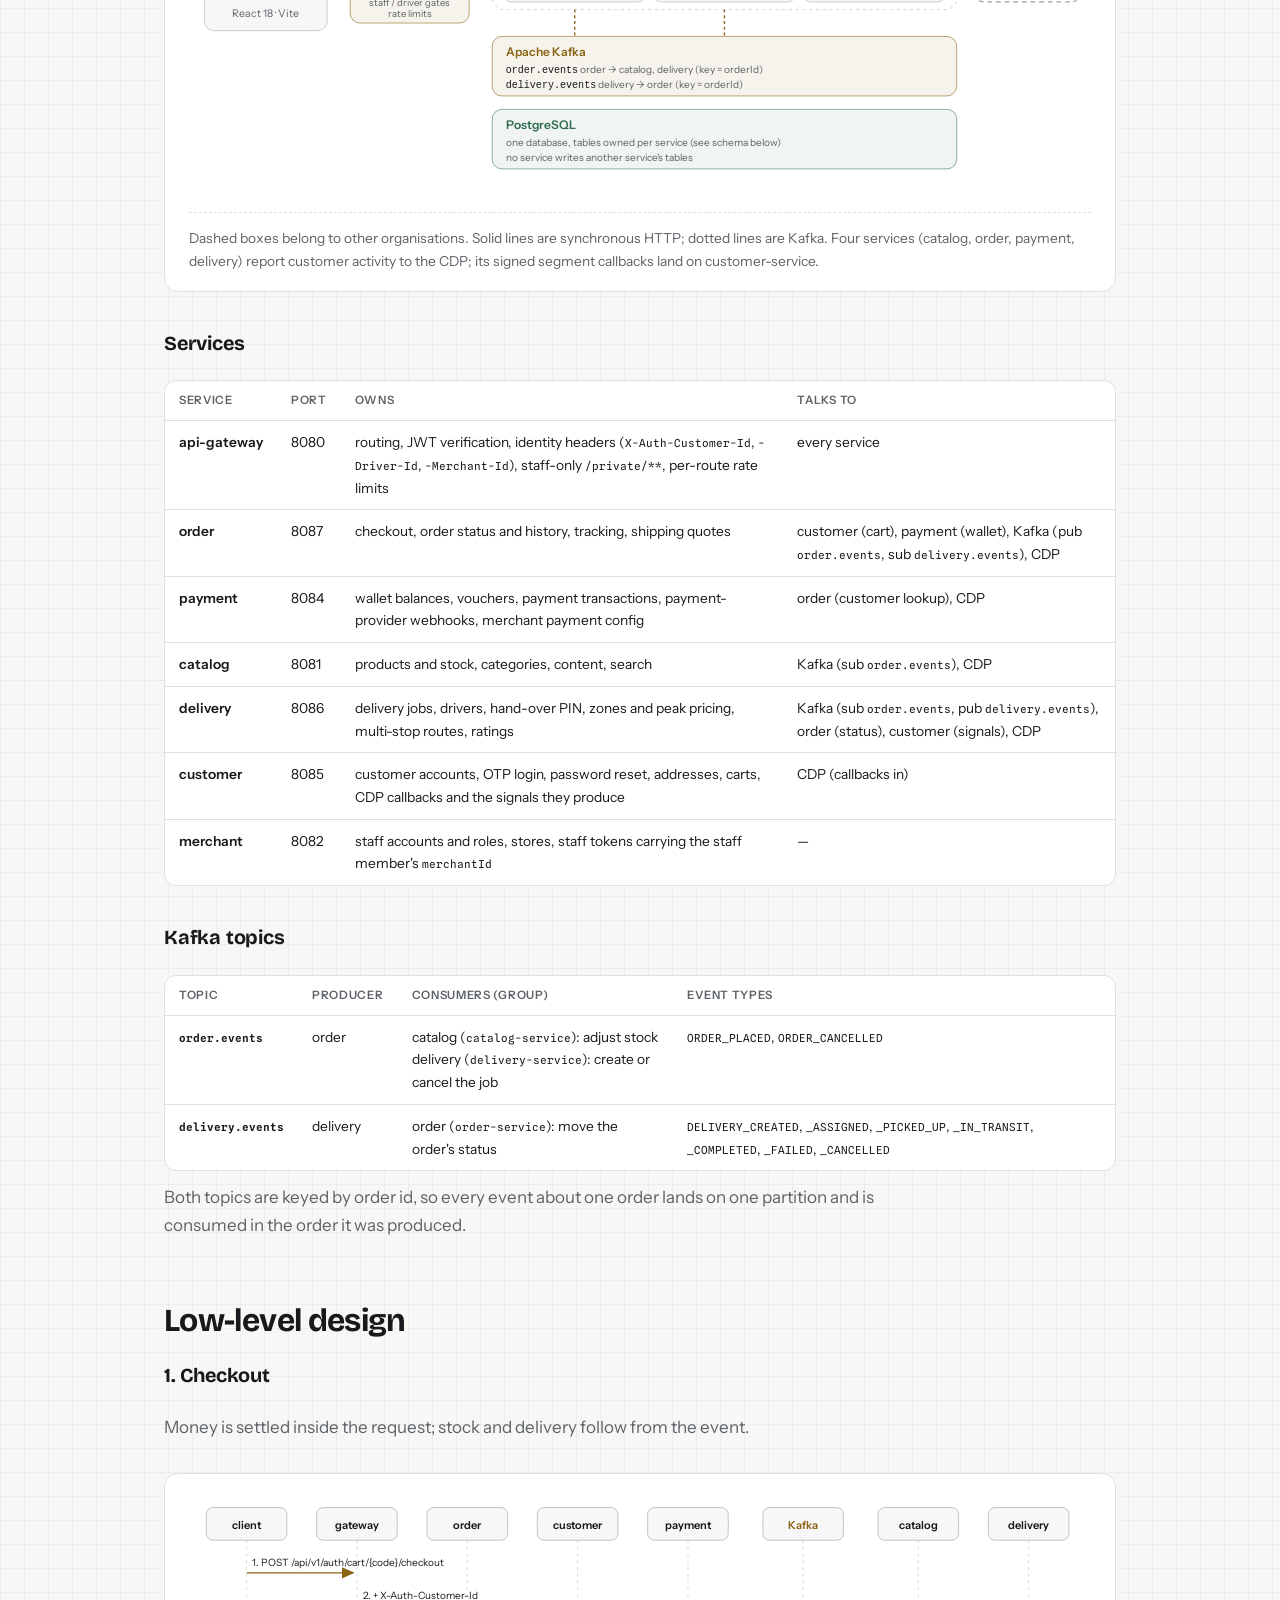
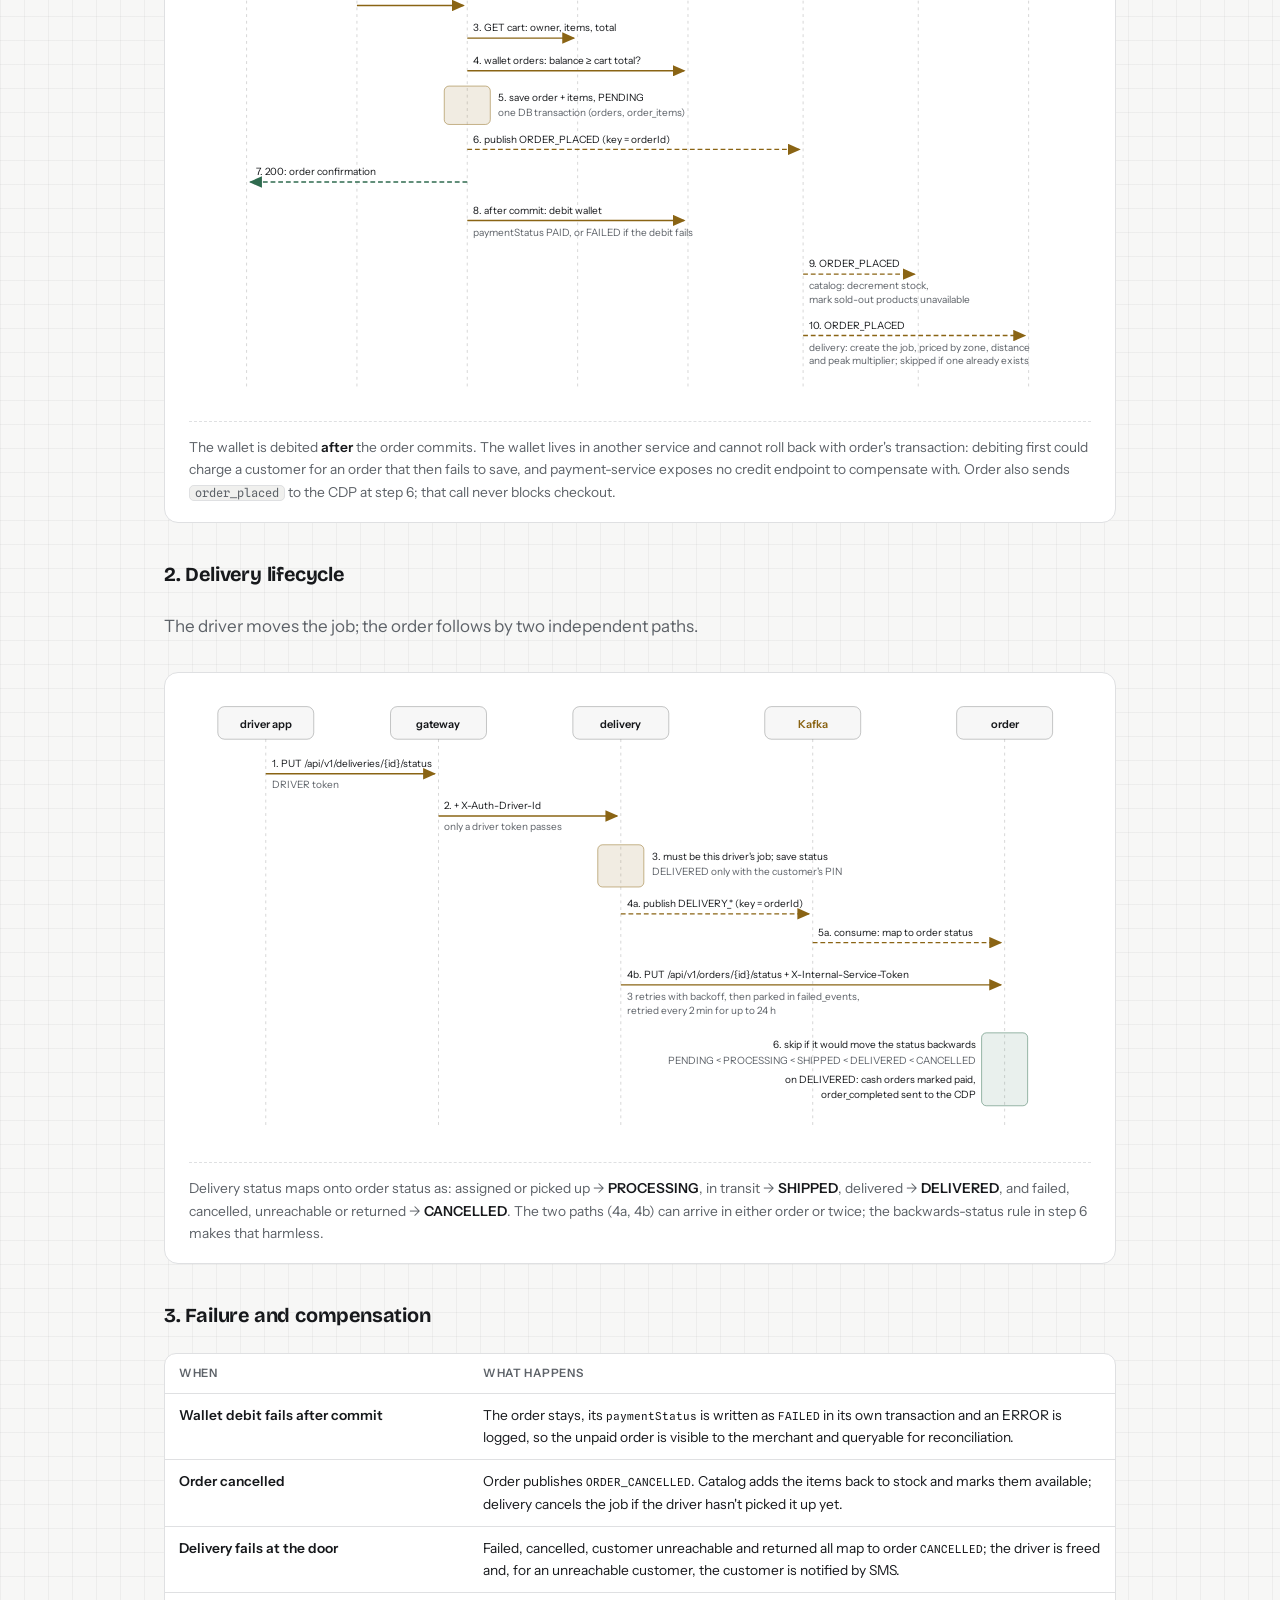
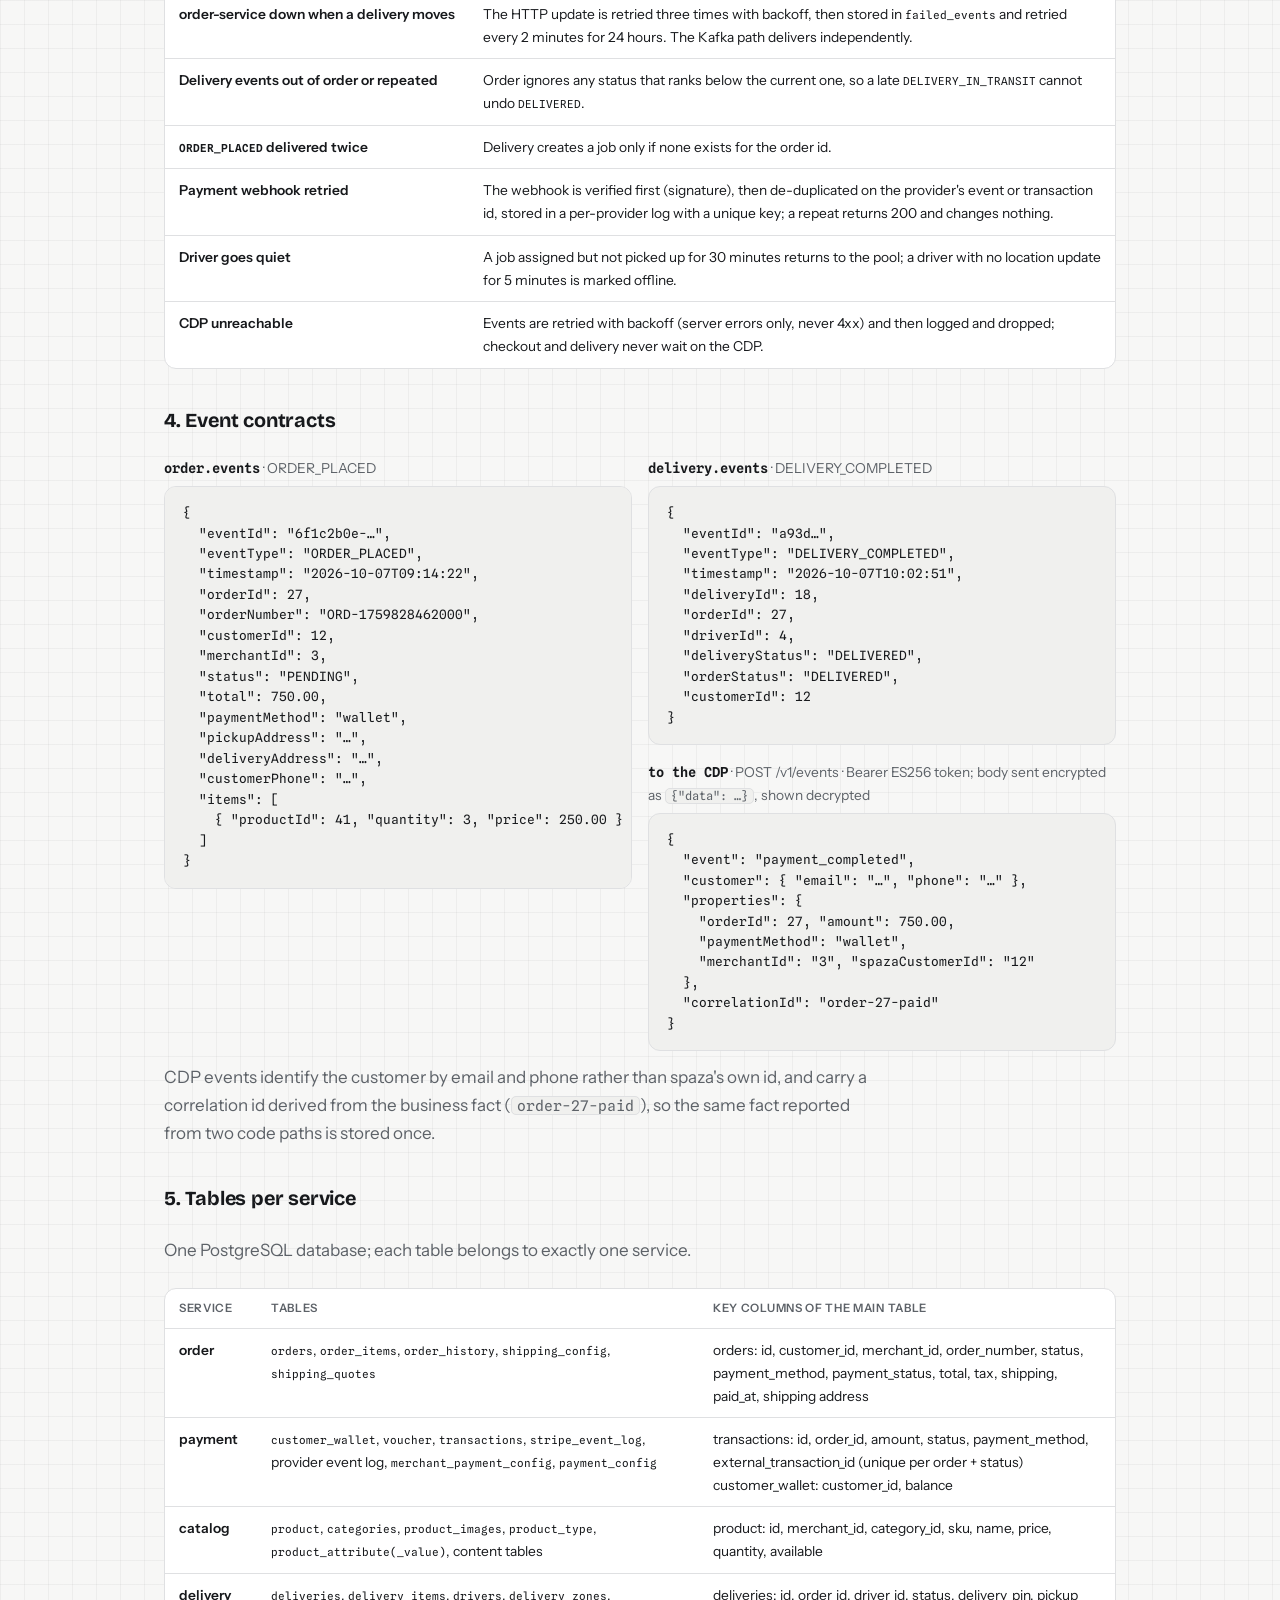
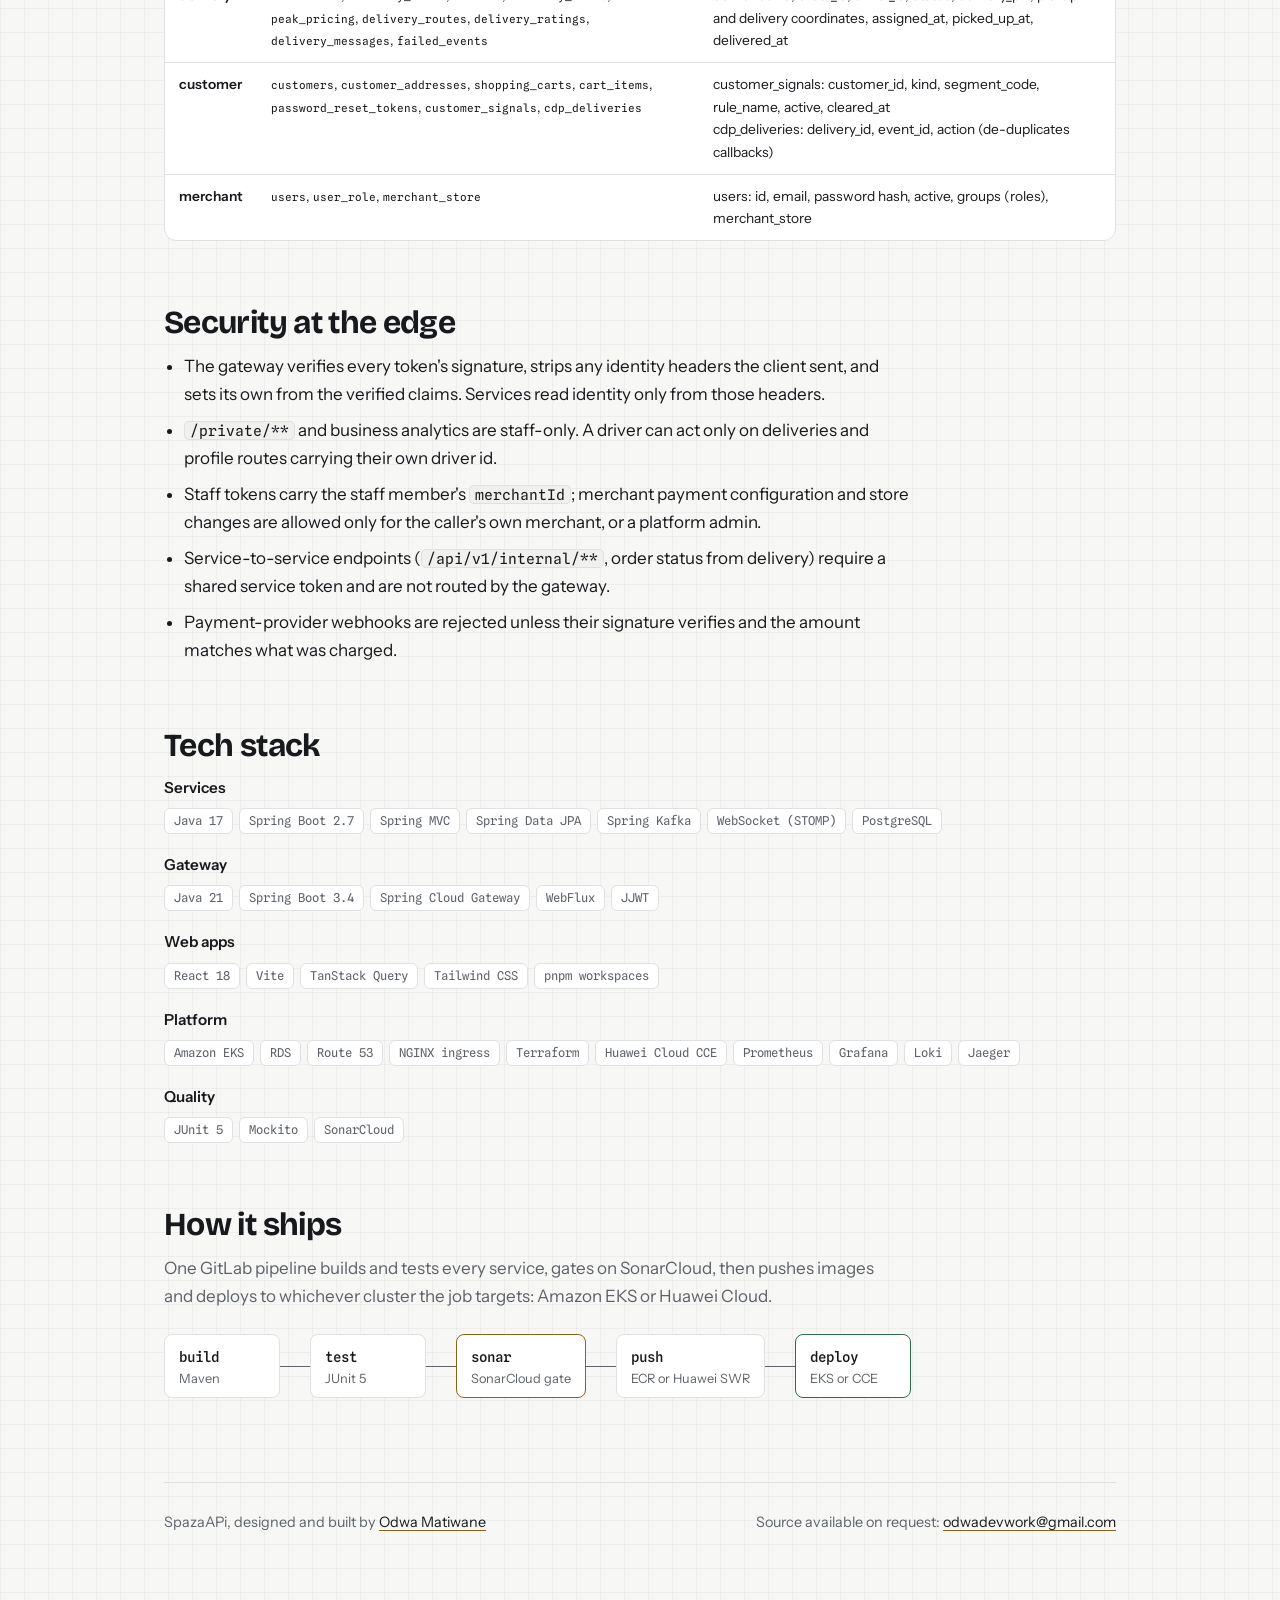
<file: spaza-api/index.html>
<!DOCTYPE html>
<html lang="en">
<head>
<meta charset="utf-8">
<meta name="viewport" content="width=device-width, initial-scale=1">
<title>SpazaAPi — Commerce and Delivery for Spaza Shops | Odwa Matiwane</title>
<meta name="description" content="Commerce and delivery for South African spaza shops: a gateway and six Spring Boot services coordinating through Kafka, with the service map, topics, sequence flows, failure handling, event contracts and schema.">
<link rel="icon" href="data:image/svg+xml,%3Csvg xmlns='http://www.w3.org/2000/svg' viewBox='0 0 64 64'%3E%3Crect width='64' height='64' rx='14' fill='%2316181b'/%3E%3Ctext x='32' y='42' font-family='Arial,sans-serif' font-size='26' font-weight='700' text-anchor='middle' fill='%23d4b56a'%3EOM%3C/text%3E%3C/svg%3E">
<link rel="stylesheet" href="/assets/writeup.css?v=2">
</head>
<body>
<div class="wrap">

<nav class="topbar">
  <a class="back" href="https://odwaz.github.io/">&larr; Odwa Matiwane</a>
  <span class="crumb">projects / <b>spaza-api</b></span>
</nav>

<header>
  <p class="eyebrow">order<span class="sep">&rarr;</span>payment<span class="sep">&rarr;</span>stock<span class="sep">&rarr;</span>delivery</p>
  <h1>SpazaAPi</h1>
  <p class="thesis">
    Online ordering and delivery for South African spaza shops: a storefront, a merchant dashboard and a driver app on
    top of <strong>an API gateway and six Spring Boot services</strong>. Checkout is synchronous where money moves and
    event-driven everywhere else: stock and deliveries follow <strong>order events on Kafka</strong>, and orders follow
    delivery events back. Deployed to Amazon EKS in Cape Town.
  </p>
  <div class="meta-row">
    <span class="pill hot">Spring Boot 2.7 · Java 17 services</span>
    <span class="pill hot">Spring Cloud Gateway · Boot 3.4 · Java 21</span>
    <span class="pill hot">Apache Kafka</span>
    <span class="pill hot">PostgreSQL</span>
    <span class="pill">Solo project: services, UI, infra and pipeline</span>
  </div>
</header>

<figure class="run">
  <video controls playsinline preload="none" poster="/media/spaza-architecture.jpg" aria-label="SpazaAPi architecture walkthrough, 2 minutes 32 seconds">
    <source src="/media/spaza-architecture.mp4" type="video/mp4">
    <a href="/media/spaza-architecture.mp4">Download the recording.</a>
  </video>
  <figcaption>Architecture walkthrough, 2:32: high-level design, order and failure flows, both sequence diagrams, event contracts and tables. App screens are from a real run.</figcaption>
</figure>

<!-- ============================== HIGH-LEVEL DESIGN ============================== -->

<h2>High-level design</h2>
<p class="section-sub">Every request enters through the gateway. Services own their tables and talk over Kafka for anything that can happen after the response; the few calls that must happen inside a request are plain HTTP between services.</p>

<div class="diagram-card">
  <p class="diagram-title">Services, ports and what connects them</p>
  <svg class="diagram-svg" viewBox="0 0 940 400" role="img"
       aria-label="Storefront, driver app and merchant dashboard call the api-gateway on port 8080. The gateway routes to catalog 8081, merchant 8082, payment 8084, customer 8085, delivery 8086 and order 8087. order-service publishes order.events, consumed by catalog and delivery; delivery publishes delivery.events, consumed by order. All services use one PostgreSQL database with tables owned per service. A payment provider sends signed webhooks to payment-service. An external customer data platform receives events over HTTPS and sends signed callbacks to customer-service.">
    <defs>
      <marker id="hA" markerWidth="9" markerHeight="8" refX="8" refY="4" orient="auto"><path d="M0,0 L9,4 L0,8 Z" fill="#7aa2ff"/></marker>
      <marker id="hK" markerWidth="9" markerHeight="8" refX="8" refY="4" orient="auto"><path d="M0,0 L9,4 L0,8 Z" fill="#fbbf24"/></marker>
      <marker id="hX" markerWidth="9" markerHeight="8" refX="8" refY="4" orient="auto"><path d="M0,0 L9,4 L0,8 Z" fill="#9aa4b8"/></marker>
    </defs>

    <!-- clients -->
    <rect x="16" y="110" width="128" height="120" rx="10" fill="#ffffff" fill-opacity="0.03" stroke="#ffffff" stroke-opacity="0.2"/>
    <text x="80" y="134" text-anchor="middle" font-weight="600" font-size="13" fill="#f1f5fb">clients</text>
    <g font-size="11" fill="#9aa4b8" text-anchor="middle">
      <text x="80" y="158">storefront</text>
      <text x="80" y="176">driver app</text>
      <text x="80" y="194">merchant dashboard</text>
      <text x="80" y="216">React 18 · Vite</text>
    </g>
    <line x1="144" y1="170" x2="164" y2="170" stroke="#7aa2ff" stroke-width="1.6" marker-end="url(#hA)"/>
    <text x="154" y="160" text-anchor="middle" font-size="9.5" fill="#9aa4b8">HTTPS</text>

    <!-- gateway -->
    <rect x="168" y="118" width="124" height="104" rx="10" fill="#7aa2ff" fill-opacity="0.08" stroke="#7aa2ff" stroke-opacity="0.6"/>
    <text x="230" y="140" text-anchor="middle" font-weight="600" font-size="13" fill="#7aa2ff">api-gateway</text>
    <text x="230" y="156" text-anchor="middle" font-size="10.5" fill="#9aa4b8">:8080</text>
    <g font-size="10" fill="#9aa4b8" text-anchor="middle">
      <text x="230" y="176">verifies JWT</text>
      <text x="230" y="190">sets identity headers</text>
      <text x="230" y="204">staff / driver gates</text>
      <text x="230" y="216">rate limits</text>
    </g>
    <line x1="292" y1="170" x2="312" y2="170" stroke="#7aa2ff" stroke-width="1.6" marker-end="url(#hA)"/>

    <!-- services frame -->
    <rect x="316" y="8" width="484" height="200" rx="12" fill="none" stroke="#ffffff" stroke-opacity="0.2" stroke-dasharray="3 4"/>
    <g fill="#ffffff" fill-opacity="0.03" stroke="#ffffff" stroke-opacity="0.2">
      <rect x="328" y="20" width="148" height="86" rx="8"/>
      <rect x="484" y="20" width="148" height="86" rx="8"/>
      <rect x="640" y="20" width="148" height="86" rx="8"/>
      <rect x="328" y="114" width="148" height="86" rx="8"/>
      <rect x="484" y="114" width="148" height="86" rx="8"/>
      <rect x="640" y="114" width="148" height="86" rx="8"/>
    </g>
    <g font-weight="600" font-size="12.5" fill="#f1f5fb">
      <text x="340" y="40">order <tspan fill="#9aa4b8" font-weight="400" font-size="10.5">:8087</tspan></text>
      <text x="496" y="40">payment <tspan fill="#9aa4b8" font-weight="400" font-size="10.5">:8084</tspan></text>
      <text x="652" y="40">customer <tspan fill="#9aa4b8" font-weight="400" font-size="10.5">:8085</tspan></text>
      <text x="340" y="134">catalog <tspan fill="#9aa4b8" font-weight="400" font-size="10.5">:8081</tspan></text>
      <text x="496" y="134">delivery <tspan fill="#9aa4b8" font-weight="400" font-size="10.5">:8086</tspan></text>
      <text x="652" y="134">merchant <tspan fill="#9aa4b8" font-weight="400" font-size="10.5">:8082</tspan></text>
    </g>
    <g font-size="10" fill="#9aa4b8">
      <text x="340" y="58">checkout, order status</text>
      <text x="340" y="72">tracking, history</text>
      <text x="340" y="90" fill="#fbbf24">pub order.events</text>
      <text x="496" y="58">wallet, vouchers</text>
      <text x="496" y="72">provider webhooks</text>
      <text x="496" y="90">payment transactions</text>
      <text x="652" y="58">accounts, OTP, carts</text>
      <text x="652" y="72">addresses</text>
      <text x="652" y="90">CDP callbacks, signals</text>
      <text x="340" y="152">products, stock</text>
      <text x="340" y="166">categories, search</text>
      <text x="340" y="184" fill="#fbbf24">sub order.events</text>
      <text x="496" y="152">jobs, drivers, PIN</text>
      <text x="496" y="166">zones, pricing, routes</text>
      <text x="496" y="184" fill="#fbbf24">sub order · pub delivery</text>
      <text x="652" y="152">staff accounts, roles</text>
      <text x="652" y="166">stores</text>
      <text x="652" y="184">staff JWT + merchantId</text>
    </g>

    <!-- Kafka -->
    <g stroke="#fbbf24" stroke-width="1.4" stroke-dasharray="3 3">
      <line x1="402" y1="208" x2="402" y2="236"/>
      <line x1="558" y1="208" x2="558" y2="236"/>
    </g>
    <rect x="316" y="236" width="484" height="62" rx="10" fill="#fbbf24" fill-opacity="0.08" stroke="#fbbf24" stroke-opacity="0.6"/>
    <text x="330" y="256" font-size="12.5" fill="#fbbf24" font-weight="600">Apache Kafka</text>
    <g font-size="10.5" fill="#9aa4b8">
      <text x="330" y="274"><tspan fill="#f1f5fb" font-family="monospace">order.events</tspan>  order → catalog, delivery   (key = orderId)</text>
      <text x="330" y="290"><tspan fill="#f1f5fb" font-family="monospace">delivery.events</tspan>  delivery → order   (key = orderId)</text>
    </g>

    <!-- Postgres -->
    <rect x="316" y="312" width="484" height="62" rx="10" fill="#38bdf8" fill-opacity="0.07" stroke="#38bdf8" stroke-opacity="0.55"/>
    <text x="330" y="332" font-size="12.5" fill="#38bdf8" font-weight="600">PostgreSQL</text>
    <g font-size="10.5" fill="#9aa4b8">
      <text x="330" y="350">one database, tables owned per service (see schema below)</text>
      <text x="330" y="366">no service writes another service's tables</text>
    </g>

    <!-- external: payment provider -->
    <rect x="820" y="20" width="108" height="72" rx="8" fill="none" stroke="#9aa4b8" stroke-opacity="0.8" stroke-dasharray="5 4"/>
    <text x="874" y="42" text-anchor="middle" font-weight="600" font-size="11.5" fill="#f1f5fb">payment</text>
    <text x="874" y="56" text-anchor="middle" font-weight="600" font-size="11.5" fill="#f1f5fb">provider</text>
    <text x="874" y="76" text-anchor="middle" font-size="10" fill="#9aa4b8">signed webhooks</text>
    <line x1="820" y1="62" x2="792" y2="62" stroke="#9aa4b8" stroke-width="1.4" stroke-dasharray="4 3" marker-end="url(#hX)"/>

    <!-- external: CDP -->
    <rect x="820" y="114" width="108" height="86" rx="8" fill="none" stroke="#9aa4b8" stroke-opacity="0.8" stroke-dasharray="5 4"/>
    <text x="874" y="136" text-anchor="middle" font-weight="600" font-size="11.5" fill="#f1f5fb">external CDP</text>
    <g font-size="10" fill="#9aa4b8" text-anchor="middle">
      <text x="874" y="156">events out: ES256</text>
      <text x="874" y="170">callbacks in:</text>
      <text x="874" y="184">ES256, encrypted</text>
    </g>
  </svg>
  <p class="diagram-foot">Dashed boxes belong to other organisations. Solid lines are synchronous HTTP; dotted lines are Kafka. Four services (catalog, order, payment, delivery) report customer activity to the CDP; its signed segment callbacks land on customer-service.</p>
</div>

<h3 style="margin-top:36px">Services</h3>
<div class="spec-scroll">
<table class="spec">
  <thead><tr><th>Service</th><th>Port</th><th>Owns</th><th>Talks to</th></tr></thead>
  <tbody>
    <tr><td>api-gateway</td><td>8080</td><td>routing, JWT verification, identity headers (<code>X-Auth-Customer-Id</code>, <code>-Driver-Id</code>, <code>-Merchant-Id</code>), staff-only <code>/private/**</code>, per-route rate limits</td><td>every service</td></tr>
    <tr><td>order</td><td>8087</td><td>checkout, order status and history, tracking, shipping quotes</td><td>customer (cart), payment (wallet), Kafka (pub <code>order.events</code>, sub <code>delivery.events</code>), CDP</td></tr>
    <tr><td>payment</td><td>8084</td><td>wallet balances, vouchers, payment transactions, payment-provider webhooks, merchant payment config</td><td>order (customer lookup), CDP</td></tr>
    <tr><td>catalog</td><td>8081</td><td>products and stock, categories, content, search</td><td>Kafka (sub <code>order.events</code>), CDP</td></tr>
    <tr><td>delivery</td><td>8086</td><td>delivery jobs, drivers, hand-over PIN, zones and peak pricing, multi-stop routes, ratings</td><td>Kafka (sub <code>order.events</code>, pub <code>delivery.events</code>), order (status), customer (signals), CDP</td></tr>
    <tr><td>customer</td><td>8085</td><td>customer accounts, OTP login, password reset, addresses, carts, CDP callbacks and the signals they produce</td><td>CDP (callbacks in)</td></tr>
    <tr><td>merchant</td><td>8082</td><td>staff accounts and roles, stores, staff tokens carrying the staff member's <code>merchantId</code></td><td>&mdash;</td></tr>
  </tbody>
</table>
</div>

<h3 style="margin-top:36px">Kafka topics</h3>
<div class="spec-scroll">
<table class="spec">
  <thead><tr><th>Topic</th><th>Producer</th><th>Consumers (group)</th><th>Event types</th></tr></thead>
  <tbody>
    <tr><td><code>order.events</code></td><td>order</td><td>catalog (<code>catalog-service</code>): adjust stock<br>delivery (<code>delivery-service</code>): create or cancel the job</td><td><code>ORDER_PLACED</code>, <code>ORDER_CANCELLED</code></td></tr>
    <tr><td><code>delivery.events</code></td><td>delivery</td><td>order (<code>order-service</code>): move the order's status</td><td><code>DELIVERY_CREATED</code>, <code>_ASSIGNED</code>, <code>_PICKED_UP</code>, <code>_IN_TRANSIT</code>, <code>_COMPLETED</code>, <code>_FAILED</code>, <code>_CANCELLED</code></td></tr>
  </tbody>
</table>
</div>
<p class="section-sub" style="margin-top:12px">Both topics are keyed by order id, so every event about one order lands on one partition and is consumed in the order it was produced.</p>

<!-- ============================== LOW-LEVEL DESIGN ============================== -->

<h2>Low-level design</h2>

<h3>1. Checkout</h3>
<p class="section-sub">Money is settled inside the request; stock and delivery follow from the event.</p>
<div class="flow-card">
  <div class="flow-scroll">
  <svg class="flow-svg" viewBox="0 0 940 520" role="img"
       aria-label="Checkout sequence. The client posts to the gateway, which forwards to order-service with the verified customer id. Order fetches the cart from customer-service and checks the wallet balance with payment-service for wallet orders, then saves the order and its items as pending and publishes ORDER_PLACED to Kafka before replying. After the database transaction commits, order debits the wallet and records the payment status as paid or failed. Catalog consumes ORDER_PLACED and decrements stock; delivery consumes it and creates the delivery job unless one already exists for the order.">
    <defs>
      <marker id="cA" markerWidth="9" markerHeight="8" refX="8" refY="4" orient="auto"><path d="M0,0 L9,4 L0,8 Z" fill="#7aa2ff"/></marker>
      <marker id="cK" markerWidth="9" markerHeight="8" refX="8" refY="4" orient="auto"><path d="M0,0 L9,4 L0,8 Z" fill="#fbbf24"/></marker>
      <marker id="cG" markerWidth="9" markerHeight="8" refX="8" refY="4" orient="auto"><path d="M0,0 L9,4 L0,8 Z" fill="#4ade80"/></marker>
    </defs>
    <!-- lanes: client 60, gateway 175, order 290, customer 405, payment 520, kafka 640, catalog 760, delivery 875 -->
    <g fill="#ffffff" fill-opacity="0.03" stroke="#ffffff" stroke-opacity="0.25">
      <rect x="18" y="10" width="84" height="34" rx="7"/><rect x="133" y="10" width="84" height="34" rx="7"/>
      <rect x="248" y="10" width="84" height="34" rx="7"/><rect x="363" y="10" width="84" height="34" rx="7"/>
      <rect x="478" y="10" width="84" height="34" rx="7"/><rect x="598" y="10" width="84" height="34" rx="7"/>
      <rect x="718" y="10" width="84" height="34" rx="7"/><rect x="833" y="10" width="84" height="34" rx="7"/>
    </g>
    <g font-weight="600" font-size="11.5" fill="#f1f5fb" text-anchor="middle">
      <text x="60" y="32">client</text><text x="175" y="32">gateway</text><text x="290" y="32">order</text>
      <text x="405" y="32">customer</text><text x="520" y="32">payment</text><text x="640" y="32" fill="#fbbf24">Kafka</text>
      <text x="760" y="32">catalog</text><text x="875" y="32">delivery</text>
    </g>
    <g stroke="#ffffff" stroke-opacity="0.18" stroke-dasharray="3 4">
      <line x1="60" y1="44" x2="60" y2="510"/><line x1="175" y1="44" x2="175" y2="510"/><line x1="290" y1="44" x2="290" y2="510"/>
      <line x1="405" y1="44" x2="405" y2="510"/><line x1="520" y1="44" x2="520" y2="510"/><line x1="640" y1="44" x2="640" y2="510"/>
      <line x1="760" y1="44" x2="760" y2="510"/><line x1="875" y1="44" x2="875" y2="510"/>
    </g>
    <g font-size="10.5" fill="#f1f5fb">
      <!-- 1 -->
      <line x1="60" y1="78" x2="171" y2="78" stroke="#7aa2ff" stroke-width="1.5" marker-end="url(#cA)"/>
      <text x="66" y="71">1. POST /api/v1/auth/cart/{code}/checkout</text>
      <!-- 2 -->
      <line x1="175" y1="112" x2="286" y2="112" stroke="#7aa2ff" stroke-width="1.5" marker-end="url(#cA)"/>
      <text x="181" y="105">2. + X-Auth-Customer-Id</text>
      <!-- 3 -->
      <line x1="290" y1="146" x2="401" y2="146" stroke="#7aa2ff" stroke-width="1.5" marker-end="url(#cA)"/>
      <text x="296" y="139">3. GET cart: owner, items, total</text>
      <!-- 4 -->
      <line x1="290" y1="180" x2="516" y2="180" stroke="#7aa2ff" stroke-width="1.5" marker-end="url(#cA)"/>
      <text x="296" y="173">4. wallet orders: balance &#8805; cart total?</text>
      <!-- 5 self -->
      <rect x="266" y="196" width="48" height="40" rx="5" fill="#7aa2ff" fill-opacity="0.12" stroke="#7aa2ff" stroke-opacity="0.5"/>
      <text x="322" y="212">5. save order + items, PENDING</text>
      <text x="322" y="227" fill="#9aa4b8">one DB transaction (orders, order_items)</text>
      <!-- 6 kafka -->
      <line x1="290" y1="262" x2="636" y2="262" stroke="#fbbf24" stroke-width="1.5" stroke-dasharray="5 3" marker-end="url(#cK)"/>
      <text x="296" y="255">6. publish ORDER_PLACED (key = orderId)</text>
      <!-- 7 reply -->
      <line x1="290" y1="296" x2="64" y2="296" stroke="#4ade80" stroke-width="1.5" stroke-dasharray="5 3" marker-end="url(#cG)"/>
      <text x="70" y="289">7. 200: order confirmation</text>
      <!-- 8 after commit -->
      <line x1="290" y1="336" x2="516" y2="336" stroke="#7aa2ff" stroke-width="1.5" marker-end="url(#cA)"/>
      <text x="296" y="329">8. after commit: debit wallet</text>
      <text x="296" y="352" fill="#9aa4b8">paymentStatus PAID, or FAILED if the debit fails</text>
      <!-- 9 catalog -->
      <line x1="640" y1="392" x2="756" y2="392" stroke="#fbbf24" stroke-width="1.5" stroke-dasharray="5 3" marker-end="url(#cK)"/>
      <text x="646" y="385">9. ORDER_PLACED</text>
      <text x="646" y="408" fill="#9aa4b8">catalog: decrement stock,</text>
      <text x="646" y="422" fill="#9aa4b8">mark sold-out products unavailable</text>
      <!-- 10 delivery -->
      <line x1="640" y1="456" x2="871" y2="456" stroke="#fbbf24" stroke-width="1.5" stroke-dasharray="5 3" marker-end="url(#cK)"/>
      <text x="646" y="449">10. ORDER_PLACED</text>
      <text x="646" y="472" fill="#9aa4b8">delivery: create the job, priced by zone, distance</text>
      <text x="646" y="486" fill="#9aa4b8">and peak multiplier; skipped if one already exists</text>
    </g>
  </svg>
  </div>
  <p class="diagram-foot">The wallet is debited <b>after</b> the order commits. The wallet lives in another service and cannot roll back with order's transaction: debiting first could charge a customer for an order that then fails to save, and payment-service exposes no credit endpoint to compensate with. Order also sends <code>order_placed</code> to the CDP at step 6; that call never blocks checkout.</p>
</div>

<h3 style="margin-top:36px">2. Delivery lifecycle</h3>
<p class="section-sub">The driver moves the job; the order follows by two independent paths.</p>
<div class="flow-card">
  <div class="flow-scroll">
  <svg class="flow-svg" viewBox="0 0 940 460" role="img"
       aria-label="Delivery lifecycle sequence. The driver app sends a status update through the gateway, which only allows a driver token acting on its own delivery. delivery-service saves the new status, requiring the customer's PIN to mark it delivered, then publishes the matching DELIVERY event to Kafka and also calls order-service's internal status endpoint with the service token, retrying three times with backoff and then parking the update in a failed_events table retried every two minutes for up to 24 hours. order-service maps the delivery status to an order status and ignores any update that would move the status backwards. On delivery, cash orders are marked paid and order_completed is sent to the CDP.">
    <defs>
      <marker id="dA" markerWidth="9" markerHeight="8" refX="8" refY="4" orient="auto"><path d="M0,0 L9,4 L0,8 Z" fill="#7aa2ff"/></marker>
      <marker id="dK" markerWidth="9" markerHeight="8" refX="8" refY="4" orient="auto"><path d="M0,0 L9,4 L0,8 Z" fill="#fbbf24"/></marker>
    </defs>
    <!-- lanes: driver 80, gateway 260, delivery 450, kafka 650, order 850 -->
    <g fill="#ffffff" fill-opacity="0.03" stroke="#ffffff" stroke-opacity="0.25">
      <rect x="30" y="10" width="100" height="34" rx="7"/><rect x="210" y="10" width="100" height="34" rx="7"/>
      <rect x="400" y="10" width="100" height="34" rx="7"/><rect x="600" y="10" width="100" height="34" rx="7"/>
      <rect x="800" y="10" width="100" height="34" rx="7"/>
    </g>
    <g font-weight="600" font-size="11.5" fill="#f1f5fb" text-anchor="middle">
      <text x="80" y="32">driver app</text><text x="260" y="32">gateway</text><text x="450" y="32">delivery</text>
      <text x="650" y="32" fill="#fbbf24">Kafka</text><text x="850" y="32">order</text>
    </g>
    <g stroke="#ffffff" stroke-opacity="0.18" stroke-dasharray="3 4">
      <line x1="80" y1="44" x2="80" y2="450"/><line x1="260" y1="44" x2="260" y2="450"/><line x1="450" y1="44" x2="450" y2="450"/>
      <line x1="650" y1="44" x2="650" y2="450"/><line x1="850" y1="44" x2="850" y2="450"/>
    </g>
    <g font-size="10.5" fill="#f1f5fb">
      <line x1="80" y1="80" x2="256" y2="80" stroke="#7aa2ff" stroke-width="1.5" marker-end="url(#dA)"/>
      <text x="86" y="73">1. PUT /api/v1/deliveries/{id}/status</text>
      <text x="86" y="95" fill="#9aa4b8">DRIVER token</text>

      <line x1="260" y1="124" x2="446" y2="124" stroke="#7aa2ff" stroke-width="1.5" marker-end="url(#dA)"/>
      <text x="266" y="117">2. + X-Auth-Driver-Id</text>
      <text x="266" y="139" fill="#9aa4b8">only a driver token passes</text>

      <rect x="426" y="154" width="48" height="44" rx="5" fill="#7aa2ff" fill-opacity="0.12" stroke="#7aa2ff" stroke-opacity="0.5"/>
      <text x="482" y="170">3. must be this driver's job; save status</text>
      <text x="482" y="186" fill="#9aa4b8">DELIVERED only with the customer's PIN</text>

      <line x1="450" y1="226" x2="646" y2="226" stroke="#fbbf24" stroke-width="1.5" stroke-dasharray="5 3" marker-end="url(#dK)"/>
      <text x="456" y="219">4a. publish DELIVERY_* (key = orderId)</text>
      <line x1="650" y1="256" x2="846" y2="256" stroke="#fbbf24" stroke-width="1.5" stroke-dasharray="5 3" marker-end="url(#dK)"/>
      <text x="656" y="249">5a. consume: map to order status</text>

      <line x1="450" y1="300" x2="846" y2="300" stroke="#7aa2ff" stroke-width="1.5" marker-end="url(#dA)"/>
      <text x="456" y="293">4b. PUT /api/v1/orders/{id}/status + X-Internal-Service-Token</text>
      <text x="456" y="316" fill="#9aa4b8">3 retries with backoff, then parked in failed_events,</text>
      <text x="456" y="330" fill="#9aa4b8">retried every 2 min for up to 24 h</text>

      <rect x="826" y="350" width="48" height="76" rx="5" fill="#4ade80" fill-opacity="0.1" stroke="#4ade80" stroke-opacity="0.5"/>
      <text x="820" y="366" text-anchor="end">6. skip if it would move the status backwards</text>
      <text x="820" y="382" text-anchor="end" fill="#9aa4b8">PENDING &lt; PROCESSING &lt; SHIPPED &lt; DELIVERED &lt; CANCELLED</text>
      <text x="820" y="402" text-anchor="end">on DELIVERED: cash orders marked paid,</text>
      <text x="820" y="418" text-anchor="end">order_completed sent to the CDP</text>
    </g>
  </svg>
  </div>
  <p class="diagram-foot">Delivery status maps onto order status as: assigned or picked up &rarr; <b>PROCESSING</b>, in transit &rarr; <b>SHIPPED</b>, delivered &rarr; <b>DELIVERED</b>, and failed, cancelled, unreachable or returned &rarr; <b>CANCELLED</b>. The two paths (4a, 4b) can arrive in either order or twice; the backwards-status rule in step 6 makes that harmless.</p>
</div>

<h3 style="margin-top:36px">3. Failure and compensation</h3>
<div class="spec-scroll">
<table class="spec">
  <thead><tr><th>When</th><th>What happens</th></tr></thead>
  <tbody>
    <tr><td>Wallet debit fails after commit</td><td>The order stays, its <code>paymentStatus</code> is written as <code>FAILED</code> in its own transaction and an ERROR is logged, so the unpaid order is visible to the merchant and queryable for reconciliation.</td></tr>
    <tr><td>Order cancelled</td><td>Order publishes <code>ORDER_CANCELLED</code>. Catalog adds the items back to stock and marks them available; delivery cancels the job if the driver hasn't picked it up yet.</td></tr>
    <tr><td>Delivery fails at the door</td><td>Failed, cancelled, customer unreachable and returned all map to order <code>CANCELLED</code>; the driver is freed and, for an unreachable customer, the customer is notified by SMS.</td></tr>
    <tr><td>order-service down when a delivery moves</td><td>The HTTP update is retried three times with backoff, then stored in <code>failed_events</code> and retried every 2 minutes for 24 hours. The Kafka path delivers independently.</td></tr>
    <tr><td>Delivery events out of order or repeated</td><td>Order ignores any status that ranks below the current one, so a late <code>DELIVERY_IN_TRANSIT</code> cannot undo <code>DELIVERED</code>.</td></tr>
    <tr><td><code>ORDER_PLACED</code> delivered twice</td><td>Delivery creates a job only if none exists for the order id.</td></tr>
    <tr><td>Payment webhook retried</td><td>The webhook is verified first (signature), then de-duplicated on the provider's event or transaction id, stored in a per-provider log with a unique key; a repeat returns 200 and changes nothing.</td></tr>
    <tr><td>Driver goes quiet</td><td>A job assigned but not picked up for 30 minutes returns to the pool; a driver with no location update for 5 minutes is marked offline.</td></tr>
    <tr><td>CDP unreachable</td><td>Events are retried with backoff (server errors only, never 4xx) and then logged and dropped; checkout and delivery never wait on the CDP.</td></tr>
  </tbody>
</table>
</div>

<h3 style="margin-top:36px">4. Event contracts</h3>
<div class="code-pair">
  <div>
    <p class="code-label"><b>order.events</b> · ORDER_PLACED</p>
<pre class="code">{
  "eventId": "6f1c2b0e-…",
  "eventType": "ORDER_PLACED",
  "timestamp": "2026-10-07T09:14:22",
  "orderId": 27,
  "orderNumber": "ORD-1759828462000",
  "customerId": 12,
  "merchantId": 3,
  "status": "PENDING",
  "total": 750.00,
  "paymentMethod": "wallet",
  "pickupAddress": "…",
  "deliveryAddress": "…",
  "customerPhone": "…",
  "items": [
    { "productId": 41, "quantity": 3, "price": 250.00 }
  ]
}</pre>
  </div>
  <div>
    <p class="code-label"><b>delivery.events</b> · DELIVERY_COMPLETED</p>
<pre class="code">{
  "eventId": "a93d…",
  "eventType": "DELIVERY_COMPLETED",
  "timestamp": "2026-10-07T10:02:51",
  "deliveryId": 18,
  "orderId": 27,
  "driverId": 4,
  "deliveryStatus": "DELIVERED",
  "orderStatus": "DELIVERED",
  "customerId": 12
}</pre>
    <p class="code-label" style="margin-top:16px"><b>to the CDP</b> · POST /v1/events · Bearer ES256 token; body sent encrypted as <code>{"data": …}</code>, shown decrypted</p>
<pre class="code">{
  "event": "payment_completed",
  "customer": { "email": "…", "phone": "…" },
  "properties": {
    "orderId": 27, "amount": 750.00,
    "paymentMethod": "wallet",
    "merchantId": "3", "spazaCustomerId": "12"
  },
  "correlationId": "order-27-paid"
}</pre>
  </div>
</div>
<p class="section-sub" style="margin-top:12px">CDP events identify the customer by email and phone rather than spaza's own id, and carry a correlation id derived from the business fact (<code>order-27-paid</code>), so the same fact reported from two code paths is stored once.</p>

<h3 style="margin-top:36px">5. Tables per service</h3>
<p class="section-sub">One PostgreSQL database; each table belongs to exactly one service.</p>
<div class="spec-scroll">
<table class="spec">
  <thead><tr><th>Service</th><th>Tables</th><th>Key columns of the main table</th></tr></thead>
  <tbody>
    <tr><td>order</td><td><code>orders</code>, <code>order_items</code>, <code>order_history</code>, <code>shipping_config</code>, <code>shipping_quotes</code></td><td>orders: id, customer_id, merchant_id, order_number, status, payment_method, payment_status, total, tax, shipping, paid_at, shipping address</td></tr>
    <tr><td>payment</td><td><code>customer_wallet</code>, <code>voucher</code>, <code>transactions</code>, <code>stripe_event_log</code>, provider event log, <code>merchant_payment_config</code>, <code>payment_config</code></td><td>transactions: id, order_id, amount, status, payment_method, external_transaction_id (unique per order + status)<br>customer_wallet: customer_id, balance</td></tr>
    <tr><td>catalog</td><td><code>product</code>, <code>categories</code>, <code>product_images</code>, <code>product_type</code>, <code>product_attribute(_value)</code>, content tables</td><td>product: id, merchant_id, category_id, sku, name, price, quantity, available</td></tr>
    <tr><td>delivery</td><td><code>deliveries</code>, <code>delivery_items</code>, <code>drivers</code>, <code>delivery_zones</code>, <code>peak_pricing</code>, <code>delivery_routes</code>, <code>delivery_ratings</code>, <code>delivery_messages</code>, <code>failed_events</code></td><td>deliveries: id, order_id, driver_id, status, delivery_pin, pickup and delivery coordinates, assigned_at, picked_up_at, delivered_at</td></tr>
    <tr><td>customer</td><td><code>customers</code>, <code>customer_addresses</code>, <code>shopping_carts</code>, <code>cart_items</code>, <code>password_reset_tokens</code>, <code>customer_signals</code>, <code>cdp_deliveries</code></td><td>customer_signals: customer_id, kind, segment_code, rule_name, active, cleared_at<br>cdp_deliveries: delivery_id, event_id, action (de-duplicates callbacks)</td></tr>
    <tr><td>merchant</td><td><code>users</code>, <code>user_role</code>, <code>merchant_store</code></td><td>users: id, email, password hash, active, groups (roles), merchant_store</td></tr>
  </tbody>
</table>
</div>

<h2>Security at the edge</h2>
<ul class="points">
  <li>The gateway verifies every token's signature, strips any identity headers the client sent, and sets its own from the verified claims. Services read identity only from those headers.</li>
  <li><code>/private/**</code> and business analytics are staff-only. A driver can act only on deliveries and profile routes carrying their own driver id.</li>
  <li>Staff tokens carry the staff member's <code>merchantId</code>; merchant payment configuration and store changes are allowed only for the caller's own merchant, or a platform admin.</li>
  <li>Service-to-service endpoints (<code>/api/v1/internal/**</code>, order status from delivery) require a shared service token and are not routed by the gateway.</li>
  <li>Payment-provider webhooks are rejected unless their signature verifies and the amount matches what was charged.</li>
</ul>

<h2>Tech stack</h2>
<div class="stack-group">
  <p class="stack-label">Services</p>
  <div class="chips">
    <span class="chip">Java 17</span><span class="chip">Spring Boot 2.7</span><span class="chip">Spring MVC</span><span class="chip">Spring Data JPA</span><span class="chip">Spring Kafka</span><span class="chip">WebSocket (STOMP)</span><span class="chip">PostgreSQL</span>
  </div>
</div>
<div class="stack-group">
  <p class="stack-label">Gateway</p>
  <div class="chips">
    <span class="chip">Java 21</span><span class="chip">Spring Boot 3.4</span><span class="chip">Spring Cloud Gateway</span><span class="chip">WebFlux</span><span class="chip">JJWT</span>
  </div>
</div>
<div class="stack-group">
  <p class="stack-label">Web apps</p>
  <div class="chips">
    <span class="chip">React 18</span><span class="chip">Vite</span><span class="chip">TanStack Query</span><span class="chip">Tailwind CSS</span><span class="chip">pnpm workspaces</span>
  </div>
</div>
<div class="stack-group">
  <p class="stack-label">Platform</p>
  <div class="chips">
    <span class="chip">Amazon EKS</span><span class="chip">RDS</span><span class="chip">Route 53</span><span class="chip">NGINX ingress</span><span class="chip">Terraform</span><span class="chip">Huawei Cloud CCE</span><span class="chip">Prometheus</span><span class="chip">Grafana</span><span class="chip">Loki</span><span class="chip">Jaeger</span>
  </div>
</div>
<div class="stack-group">
  <p class="stack-label">Quality</p>
  <div class="chips">
    <span class="chip">JUnit 5</span><span class="chip">Mockito</span><span class="chip">SonarCloud</span>
  </div>
</div>

<h2>How it ships</h2>
<p class="section-sub">One GitLab pipeline builds and tests every service, gates on SonarCloud, then pushes images and deploys to whichever cluster the job targets: Amazon EKS or Huawei Cloud.</p>
<div class="pipeline-scroll">
  <div class="pipeline">
    <div class="stage"><span class="s-name">build</span><span class="s-meta">Maven</span></div>
    <div class="stage"><span class="s-name">test</span><span class="s-meta">JUnit 5</span></div>
    <div class="stage quality"><span class="s-name">sonar</span><span class="s-meta">SonarCloud gate</span></div>
    <div class="stage"><span class="s-name">push</span><span class="s-meta">ECR or Huawei SWR</span></div>
    <div class="stage deploy"><span class="s-name">deploy</span><span class="s-meta">EKS or CCE</span></div>
  </div>
</div>

<footer>
  <span>SpazaAPi, designed and built by <a href="https://odwaz.github.io/">Odwa Matiwane</a></span>
  <span>Source available on request: <a href="mailto:odwadevwork@gmail.com">odwadevwork@gmail.com</a></span>
</footer>

</div>
</body>
</html>
</file>
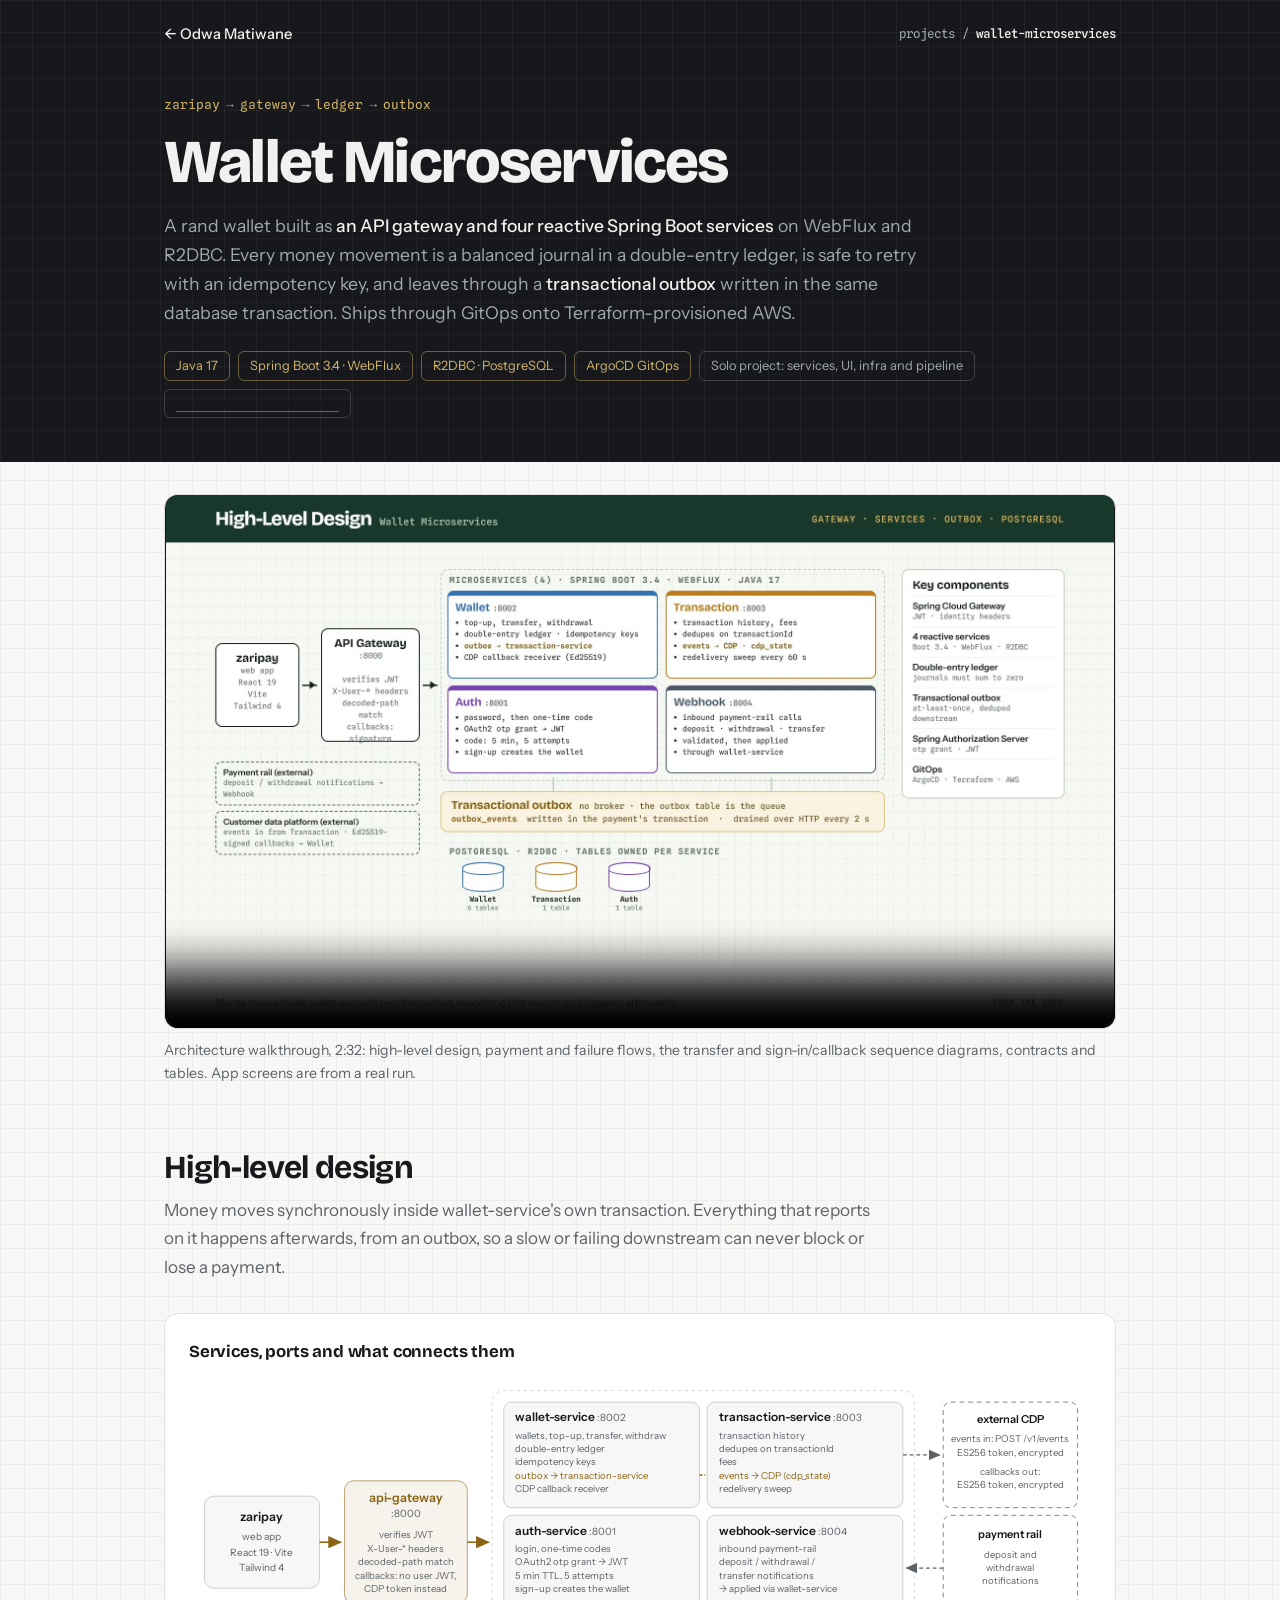
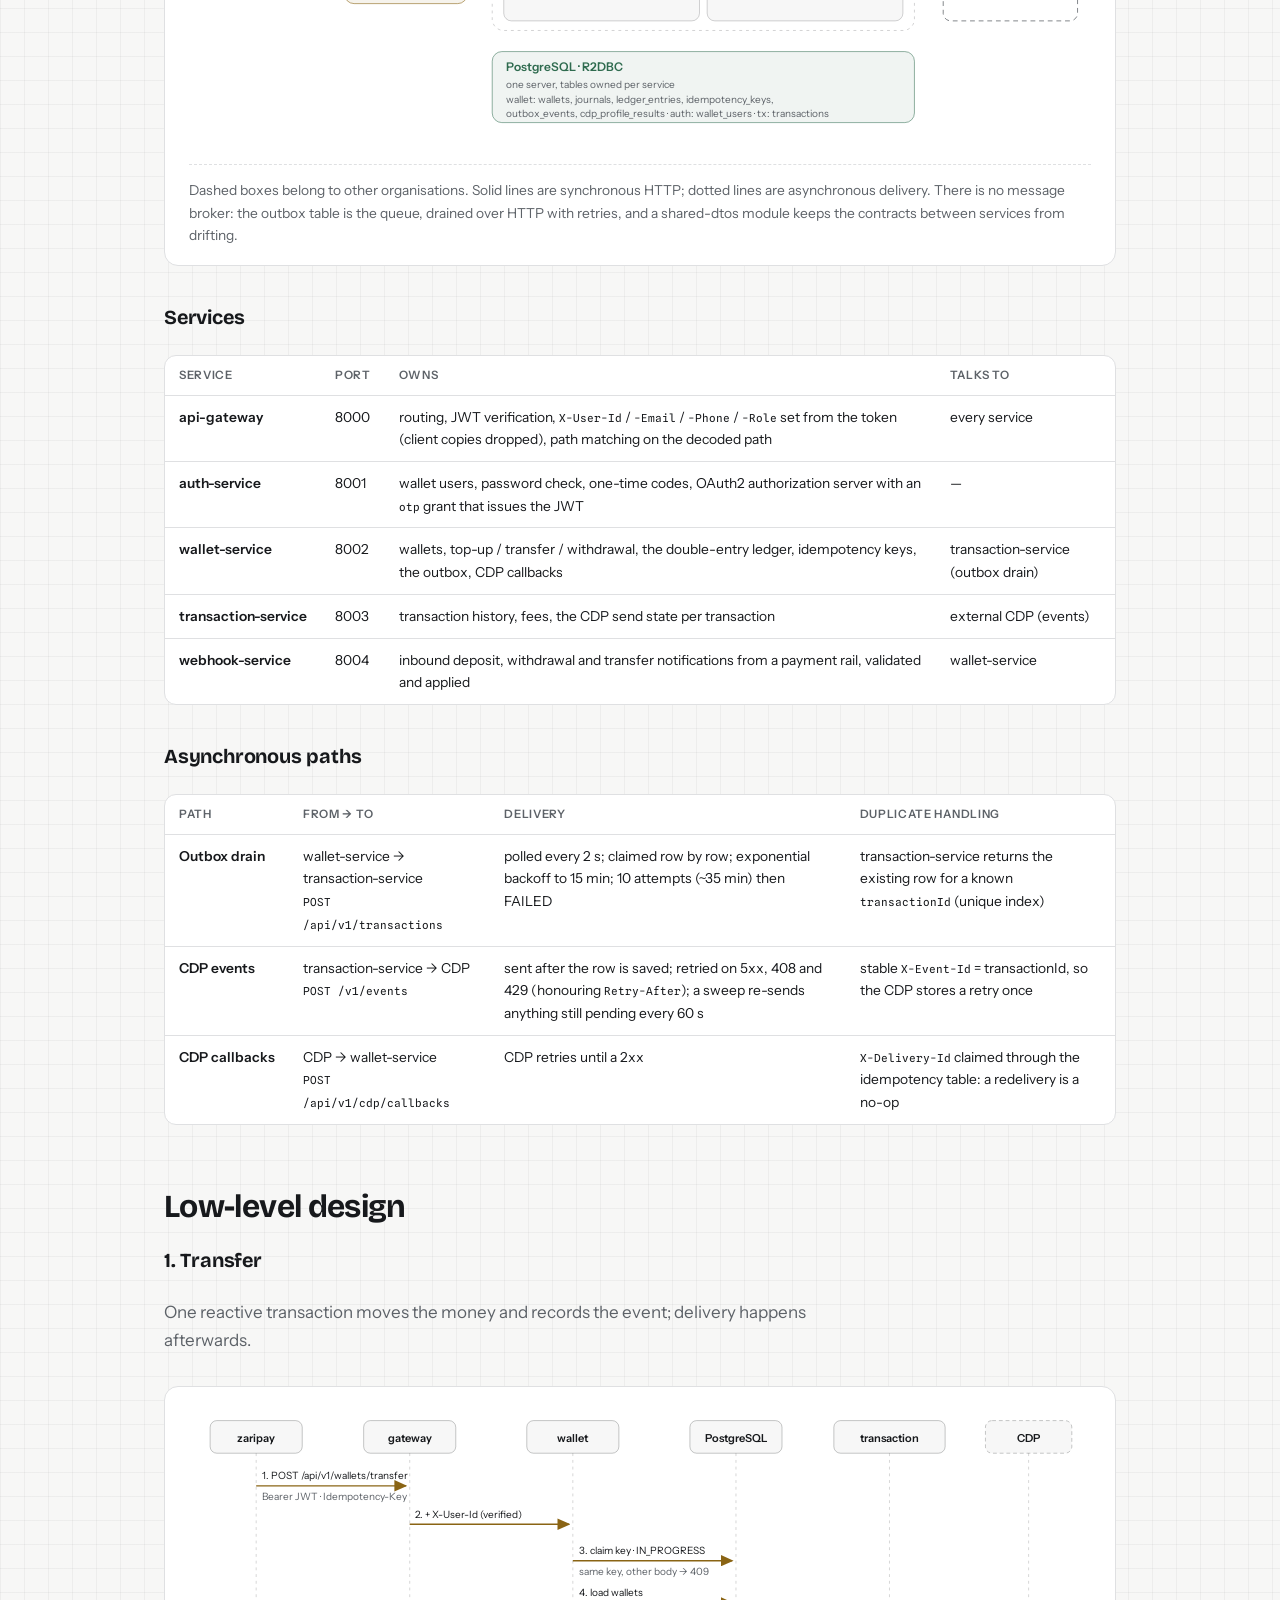
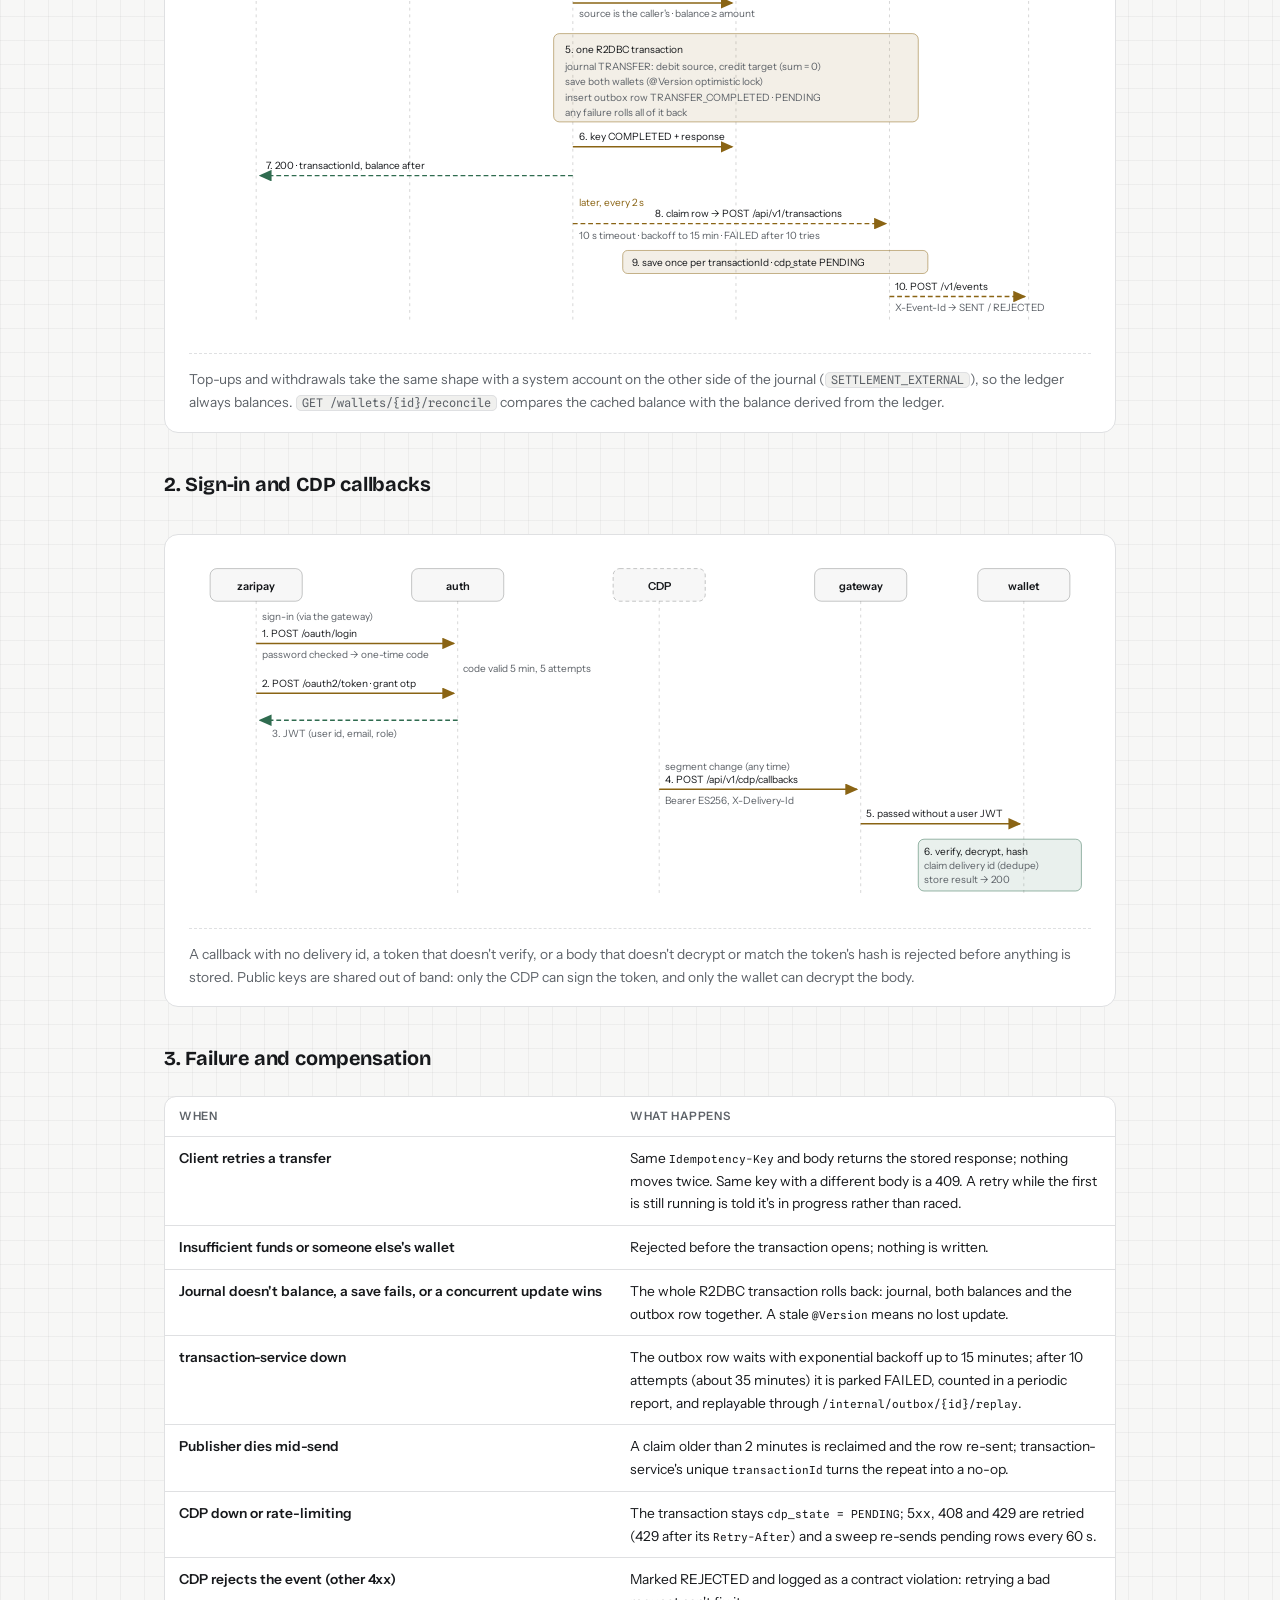
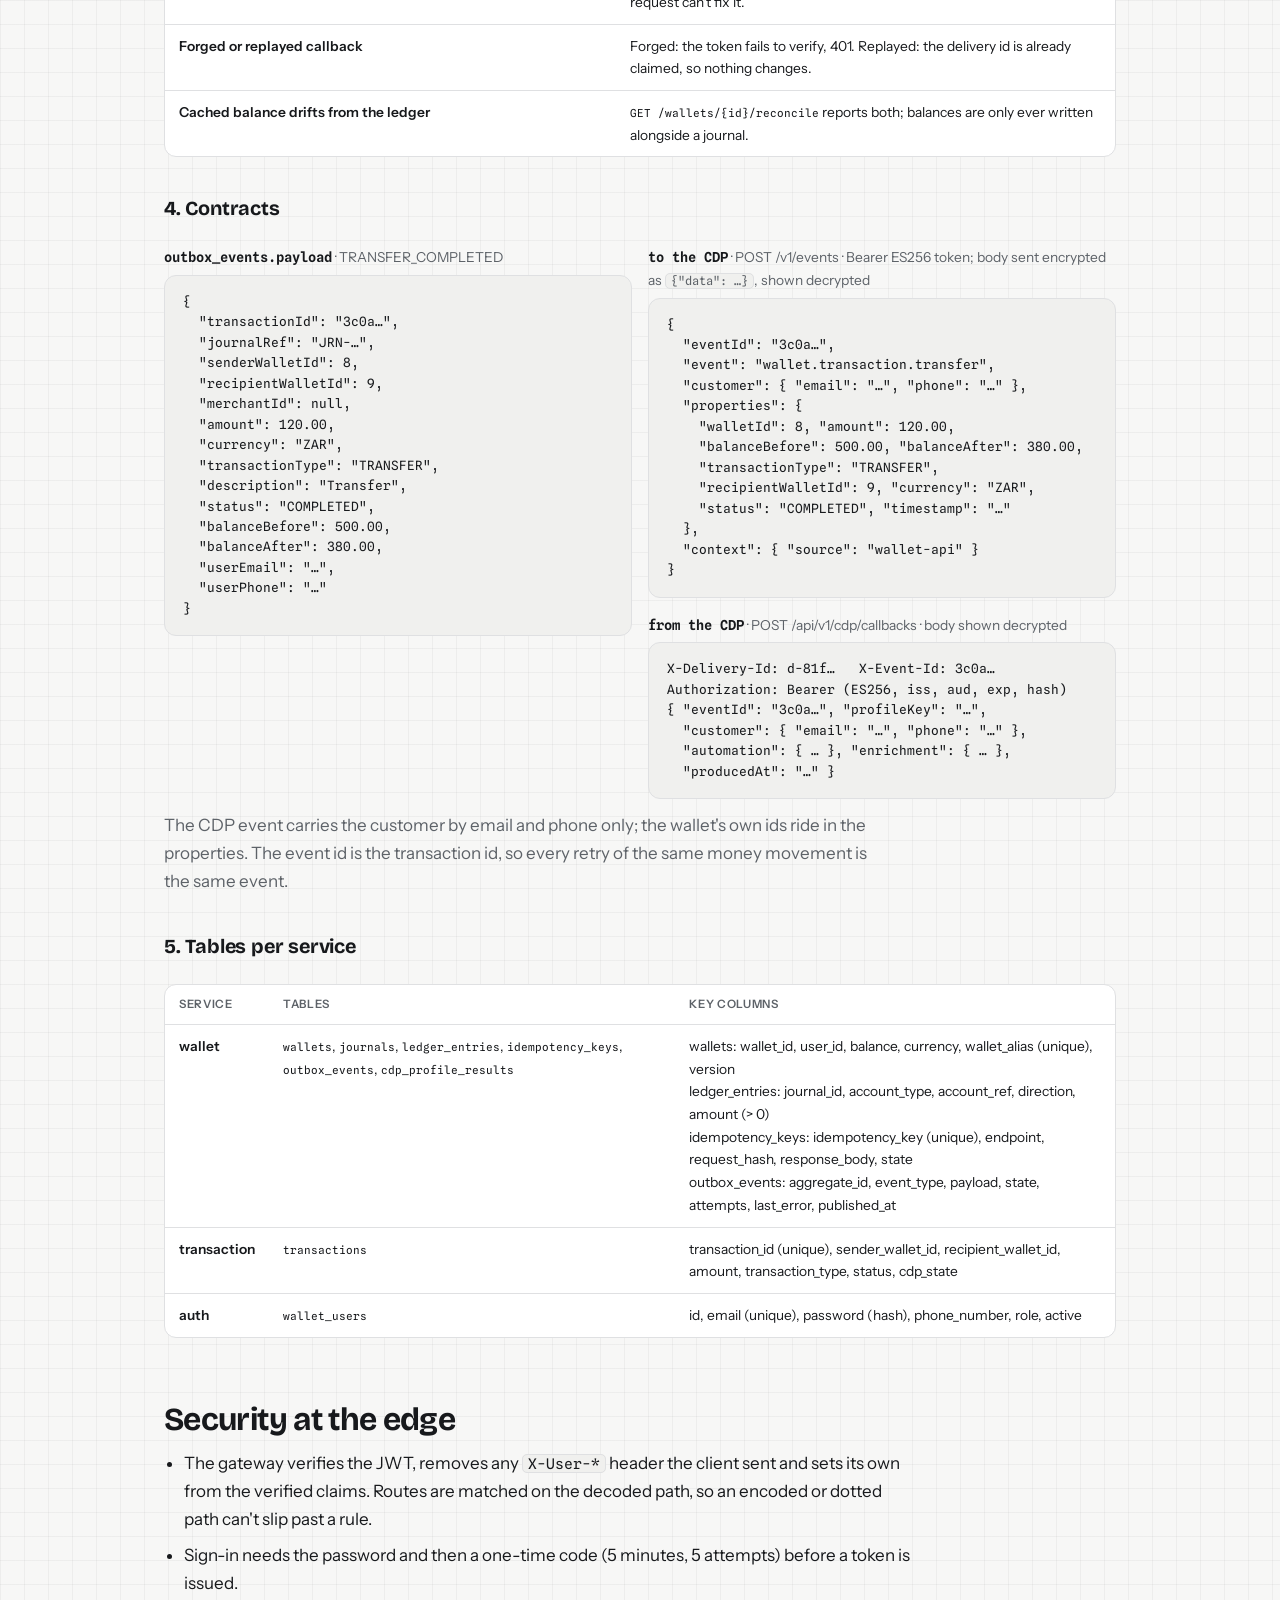
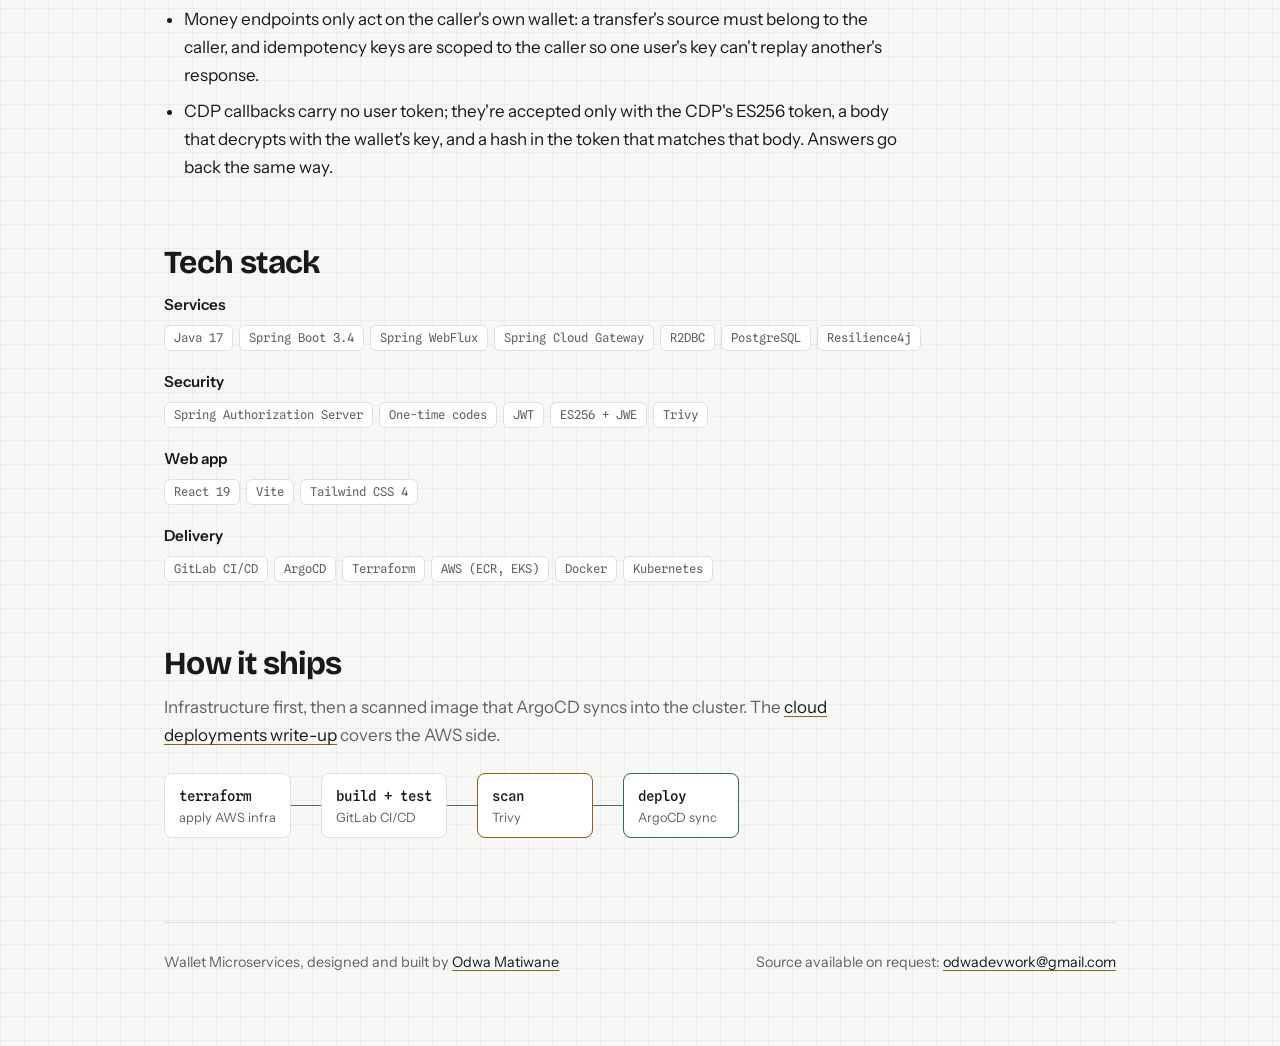
<file: wallet-microservices/index.html>
<!DOCTYPE html>
<html lang="en">
<head>
<meta charset="utf-8">
<meta name="viewport" content="width=device-width, initial-scale=1">
<title>Wallet Microservices | Odwa Matiwane</title>
<meta name="description" content="A rand wallet as an API gateway and four reactive Spring Boot services: OTP sign-in, a double-entry ledger, a transactional outbox, idempotent money calls and ES256-signed, encrypted CDP messages, with the service map, sequence flows, failure handling, contracts and schema.">
<meta property="og:image" content="https://odwaz.github.io/media/wallet-run.jpg">
<link rel="icon" href="data:image/svg+xml,%3Csvg xmlns='http://www.w3.org/2000/svg' viewBox='0 0 64 64'%3E%3Crect width='64' height='64' rx='14' fill='%2316181b'/%3E%3Ctext x='32' y='42' font-family='Arial,sans-serif' font-size='26' font-weight='700' text-anchor='middle' fill='%23d4b56a'%3EOM%3C/text%3E%3C/svg%3E">
<link rel="stylesheet" href="/assets/writeup.css?v=2">
</head>
<body>
<div class="wrap">

<nav class="topbar">
  <a class="back" href="https://odwaz.github.io/">&larr; Odwa Matiwane</a>
  <span class="crumb">projects / <b>wallet-microservices</b></span>
</nav>

<header>
  <p class="eyebrow">zaripay<span class="sep">&rarr;</span>gateway<span class="sep">&rarr;</span>ledger<span class="sep">&rarr;</span>outbox</p>
  <h1>Wallet Microservices</h1>
  <p class="thesis">
    A rand wallet built as <strong>an API gateway and four reactive Spring Boot services</strong> on WebFlux and R2DBC.
    Every money movement is a balanced journal in a double-entry ledger, is safe to retry with an idempotency key,
    and leaves through a <strong>transactional outbox</strong> written in the same database transaction.
    Ships through GitOps onto Terraform-provisioned AWS.
  </p>
  <div class="meta-row">
    <span class="pill hot">Java 17</span>
    <span class="pill hot">Spring Boot 3.4 · WebFlux</span>
    <span class="pill hot">R2DBC · PostgreSQL</span>
    <span class="pill hot">ArgoCD GitOps</span>
    <span class="pill">Solo project: services, UI, infra and pipeline</span>
    <span class="pill"><a href="/wallet-microservices/api/">API reference: try every call</a></span>
  </div>
</header>

<figure class="run">
  <video controls playsinline preload="none" poster="/media/wallet-architecture.jpg" aria-label="Wallet Microservices architecture walkthrough, 2 minutes 32 seconds">
    <source src="/media/wallet-architecture.mp4" type="video/mp4">
    <a href="/media/wallet-architecture.mp4">Download the recording.</a>
  </video>
  <figcaption>Architecture walkthrough, 2:32: high-level design, payment and failure flows, the transfer and sign-in/callback sequence diagrams, contracts and tables. App screens are from a real run.</figcaption>
</figure>

<!-- ============================== HIGH-LEVEL DESIGN ============================== -->

<h2>High-level design</h2>
<p class="section-sub">Money moves synchronously inside wallet-service's own transaction. Everything that reports on it happens afterwards, from an outbox, so a slow or failing downstream can never block or lose a payment.</p>

<div class="diagram-card">
  <p class="diagram-title">Services, ports and what connects them</p>
  <svg class="diagram-svg" viewBox="0 0 940 380" role="img"
       aria-label="zaripay calls the api-gateway on port 8000, which routes to auth-service 8001, wallet-service 8002, transaction-service 8003 and webhook-service 8004. wallet-service writes its journal, wallets and an outbox row in one transaction; an outbox publisher drains events to transaction-service over HTTP. transaction-service sends events to an external customer data platform, which sends ES256-signed, encrypted callbacks back to wallet-service through the gateway. An external payment rail sends deposit and withdrawal notifications to webhook-service, which applies them through wallet-service. Each service owns its tables in one PostgreSQL server.">
    <defs>
      <marker id="wA" markerWidth="9" markerHeight="8" refX="8" refY="4" orient="auto"><path d="M0,0 L9,4 L0,8 Z" fill="#7aa2ff"/></marker>
      <marker id="wX" markerWidth="9" markerHeight="8" refX="8" refY="4" orient="auto"><path d="M0,0 L9,4 L0,8 Z" fill="#9aa4b8"/></marker>
    </defs>
    <!-- client -->
    <rect x="16" y="120" width="120" height="96" rx="10" fill="#ffffff" fill-opacity="0.03" stroke="#ffffff" stroke-opacity="0.2"/>
    <text x="76" y="146" text-anchor="middle" font-weight="600" font-size="13" fill="#f1f5fb">zaripay</text>
    <g font-size="10.5" fill="#9aa4b8" text-anchor="middle"><text x="76" y="166">web app</text><text x="76" y="182">React 19 · Vite</text><text x="76" y="198">Tailwind 4</text></g>
    <line x1="136" y1="168" x2="158" y2="168" stroke="#7aa2ff" stroke-width="1.6" marker-end="url(#wA)"/>
    <!-- gateway -->
    <rect x="162" y="104" width="128" height="128" rx="10" fill="#7aa2ff" fill-opacity="0.08" stroke="#7aa2ff" stroke-opacity="0.6"/>
    <text x="226" y="126" text-anchor="middle" font-weight="600" font-size="13" fill="#7aa2ff">api-gateway</text>
    <text x="226" y="142" text-anchor="middle" font-size="10.5" fill="#9aa4b8">:8000</text>
    <g font-size="10" fill="#9aa4b8" text-anchor="middle"><text x="226" y="164">verifies JWT</text><text x="226" y="178">X-User-* headers</text><text x="226" y="192">decoded-path match</text><text x="226" y="206">callbacks: no user JWT,</text><text x="226" y="220">CDP token instead</text></g>
    <line x1="290" y1="168" x2="312" y2="168" stroke="#7aa2ff" stroke-width="1.6" marker-end="url(#wA)"/>
    <!-- services frame -->
    <rect x="316" y="10" width="440" height="250" rx="12" fill="none" stroke="#ffffff" stroke-opacity="0.2" stroke-dasharray="3 4"/>
    <g fill="#ffffff" fill-opacity="0.03" stroke="#ffffff" stroke-opacity="0.2">
      <rect x="328" y="22" width="204" height="110" rx="8"/><rect x="540" y="22" width="204" height="110" rx="8"/>
      <rect x="328" y="140" width="204" height="110" rx="8"/><rect x="540" y="140" width="204" height="110" rx="8"/>
    </g>
    <g font-weight="600" font-size="12.5" fill="#f1f5fb">
      <text x="340" y="42">wallet-service <tspan fill="#9aa4b8" font-weight="400" font-size="10.5">:8002</tspan></text>
      <text x="552" y="42">transaction-service <tspan fill="#9aa4b8" font-weight="400" font-size="10.5">:8003</tspan></text>
      <text x="340" y="160">auth-service <tspan fill="#9aa4b8" font-weight="400" font-size="10.5">:8001</tspan></text>
      <text x="552" y="160">webhook-service <tspan fill="#9aa4b8" font-weight="400" font-size="10.5">:8004</tspan></text>
    </g>
    <g font-size="10" fill="#9aa4b8">
      <text x="340" y="60">wallets, top-up, transfer, withdraw</text><text x="340" y="74">double-entry ledger</text><text x="340" y="88">idempotency keys</text><text x="340" y="102" fill="#fbbf24">outbox → transaction-service</text><text x="340" y="116">CDP callback receiver</text>
      <text x="552" y="60">transaction history</text><text x="552" y="74">dedupes on transactionId</text><text x="552" y="88">fees</text><text x="552" y="102" fill="#fbbf24">events → CDP (cdp_state)</text><text x="552" y="116">redelivery sweep</text>
      <text x="340" y="178">login, one-time codes</text><text x="340" y="192">OAuth2 otp grant → JWT</text><text x="340" y="206">5 min TTL, 5 attempts</text><text x="340" y="220">sign-up creates the wallet</text>
      <text x="552" y="178">inbound payment-rail</text><text x="552" y="192">deposit / withdrawal /</text><text x="552" y="206">transfer notifications</text><text x="552" y="220">→ applied via wallet-service</text>
    </g>
    <!-- outbox arrow wallet -> transaction -->
    <line x1="532" y1="98" x2="538" y2="98" stroke="#fbbf24" stroke-width="1.6" stroke-dasharray="3 2"/>
    <!-- Postgres -->
    <rect x="316" y="282" width="440" height="74" rx="10" fill="#38bdf8" fill-opacity="0.07" stroke="#38bdf8" stroke-opacity="0.55"/>
    <text x="330" y="302" font-size="12.5" fill="#38bdf8" font-weight="600">PostgreSQL · R2DBC</text>
    <g font-size="10.5" fill="#9aa4b8"><text x="330" y="320">one server, tables owned per service</text><text x="330" y="336">wallet: wallets, journals, ledger_entries, idempotency_keys,</text><text x="330" y="350">outbox_events, cdp_profile_results · auth: wallet_users · tx: transactions</text></g>
    <!-- external CDP -->
    <rect x="786" y="22" width="140" height="110" rx="8" fill="none" stroke="#9aa4b8" stroke-opacity="0.8" stroke-dasharray="5 4"/>
    <text x="856" y="44" text-anchor="middle" font-weight="600" font-size="11.5" fill="#f1f5fb">external CDP</text>
    <g font-size="10" fill="#9aa4b8" text-anchor="middle"><text x="856" y="64">events in: POST /v1/events</text><text x="856" y="78">ES256 token, encrypted</text><text x="856" y="98">callbacks out:</text><text x="856" y="112">ES256 token, encrypted</text></g>
    <line x1="744" y1="77" x2="782" y2="77" stroke="#9aa4b8" stroke-width="1.4" stroke-dasharray="4 3" marker-end="url(#wX)"/>
    <!-- external rail -->
    <rect x="786" y="140" width="140" height="110" rx="8" fill="none" stroke="#9aa4b8" stroke-opacity="0.8" stroke-dasharray="5 4"/>
    <text x="856" y="164" text-anchor="middle" font-weight="600" font-size="11.5" fill="#f1f5fb">payment rail</text>
    <g font-size="10" fill="#9aa4b8" text-anchor="middle"><text x="856" y="184">deposit and</text><text x="856" y="198">withdrawal</text><text x="856" y="212">notifications</text></g>
    <line x1="786" y1="195" x2="748" y2="195" stroke="#9aa4b8" stroke-width="1.4" stroke-dasharray="4 3" marker-end="url(#wX)"/>
  </svg>
  <p class="diagram-foot">Dashed boxes belong to other organisations. Solid lines are synchronous HTTP; dotted lines are asynchronous delivery. There is no message broker: the outbox table is the queue, drained over HTTP with retries, and a shared-dtos module keeps the contracts between services from drifting.</p>
</div>

<h3 style="margin-top:36px">Services</h3>
<div class="spec-scroll">
<table class="spec">
  <thead><tr><th>Service</th><th>Port</th><th>Owns</th><th>Talks to</th></tr></thead>
  <tbody>
    <tr><td>api-gateway</td><td>8000</td><td>routing, JWT verification, <code>X-User-Id</code> / <code>-Email</code> / <code>-Phone</code> / <code>-Role</code> set from the token (client copies dropped), path matching on the decoded path</td><td>every service</td></tr>
    <tr><td>auth-service</td><td>8001</td><td>wallet users, password check, one-time codes, OAuth2 authorization server with an <code>otp</code> grant that issues the JWT</td><td>&mdash;</td></tr>
    <tr><td>wallet-service</td><td>8002</td><td>wallets, top-up / transfer / withdrawal, the double-entry ledger, idempotency keys, the outbox, CDP callbacks</td><td>transaction-service (outbox drain)</td></tr>
    <tr><td>transaction-service</td><td>8003</td><td>transaction history, fees, the CDP send state per transaction</td><td>external CDP (events)</td></tr>
    <tr><td>webhook-service</td><td>8004</td><td>inbound deposit, withdrawal and transfer notifications from a payment rail, validated and applied</td><td>wallet-service</td></tr>
  </tbody>
</table>
</div>

<h3 style="margin-top:36px">Asynchronous paths</h3>
<div class="spec-scroll">
<table class="spec">
  <thead><tr><th>Path</th><th>From → to</th><th>Delivery</th><th>Duplicate handling</th></tr></thead>
  <tbody>
    <tr><td>Outbox drain</td><td>wallet-service → transaction-service<br><code>POST /api/v1/transactions</code></td><td>polled every 2 s; claimed row by row; exponential backoff to 15 min; 10 attempts (~35 min) then FAILED</td><td>transaction-service returns the existing row for a known <code>transactionId</code> (unique index)</td></tr>
    <tr><td>CDP events</td><td>transaction-service → CDP<br><code>POST /v1/events</code></td><td>sent after the row is saved; retried on 5xx, 408 and 429 (honouring <code>Retry-After</code>); a sweep re-sends anything still pending every 60 s</td><td>stable <code>X-Event-Id</code> = transactionId, so the CDP stores a retry once</td></tr>
    <tr><td>CDP callbacks</td><td>CDP → wallet-service<br><code>POST /api/v1/cdp/callbacks</code></td><td>CDP retries until a 2xx</td><td><code>X-Delivery-Id</code> claimed through the idempotency table: a redelivery is a no-op</td></tr>
  </tbody>
</table>
</div>

<!-- ============================== LOW-LEVEL DESIGN ============================== -->

<h2>Low-level design</h2>

<h3>1. Transfer</h3>
<p class="section-sub">One reactive transaction moves the money and records the event; delivery happens afterwards.</p>
<div class="flow-card">
  <div class="flow-scroll">
  <svg class="flow-svg" viewBox="0 0 940 540" role="img"
       aria-label="Transfer sequence. zaripay posts the transfer with an Idempotency-Key through the gateway, which adds the verified user id. wallet-service claims the idempotency key, checks the source wallet belongs to the caller and has the funds, then in one R2DBC transaction posts a balanced journal of a debit and a credit, saves both wallets under optimistic locking and writes a TRANSFER_COMPLETED outbox row. The idempotency record is completed with the response and the client gets 200. Later the outbox publisher claims the row and posts it to transaction-service, which saves it once per transactionId and sends it to the CDP with a stable event id, marking the row SENT or REJECTED.">
    <defs>
      <marker id="tA" markerWidth="9" markerHeight="8" refX="8" refY="4" orient="auto"><path d="M0,0 L9,4 L0,8 Z" fill="#7aa2ff"/></marker>
      <marker id="tK" markerWidth="9" markerHeight="8" refX="8" refY="4" orient="auto"><path d="M0,0 L9,4 L0,8 Z" fill="#fbbf24"/></marker>
      <marker id="tG" markerWidth="9" markerHeight="8" refX="8" refY="4" orient="auto"><path d="M0,0 L9,4 L0,8 Z" fill="#4ade80"/></marker>
    </defs>
    <!-- lanes: zaripay 70, gateway 230, wallet 400, postgres 570, transaction 730, cdp 875 -->
    <g fill="#ffffff" fill-opacity="0.03" stroke="#ffffff" stroke-opacity="0.25">
      <rect x="22" y="10" width="96" height="34" rx="7"/><rect x="182" y="10" width="96" height="34" rx="7"/>
      <rect x="352" y="10" width="96" height="34" rx="7"/><rect x="522" y="10" width="96" height="34" rx="7"/>
      <rect x="672" y="10" width="116" height="34" rx="7"/><rect x="830" y="10" width="90" height="34" rx="7" stroke-dasharray="4 3"/>
    </g>
    <g font-weight="600" font-size="11.5" fill="#f1f5fb" text-anchor="middle">
      <text x="70" y="32">zaripay</text><text x="230" y="32">gateway</text><text x="400" y="32">wallet</text>
      <text x="570" y="32">PostgreSQL</text><text x="730" y="32">transaction</text><text x="875" y="32">CDP</text>
    </g>
    <g stroke="#ffffff" stroke-opacity="0.18" stroke-dasharray="3 4">
      <line x1="70" y1="44" x2="70" y2="530"/><line x1="230" y1="44" x2="230" y2="530"/><line x1="400" y1="44" x2="400" y2="530"/>
      <line x1="570" y1="44" x2="570" y2="530"/><line x1="730" y1="44" x2="730" y2="530"/><line x1="875" y1="44" x2="875" y2="530"/>
    </g>
    <g font-size="10.5" fill="#f1f5fb">
      <line x1="70" y1="78" x2="226" y2="78" stroke="#7aa2ff" stroke-width="1.5" marker-end="url(#tA)"/>
      <text x="76" y="71">1. POST /api/v1/wallets/transfer</text><text x="76" y="93" fill="#9aa4b8">Bearer JWT · Idempotency-Key</text>
      <line x1="230" y1="118" x2="396" y2="118" stroke="#7aa2ff" stroke-width="1.5" marker-end="url(#tA)"/>
      <text x="236" y="111">2. + X-User-Id (verified)</text>
      <line x1="400" y1="156" x2="566" y2="156" stroke="#7aa2ff" stroke-width="1.5" marker-end="url(#tA)"/>
      <text x="406" y="149">3. claim key · IN_PROGRESS</text><text x="406" y="171" fill="#9aa4b8">same key, other body → 409</text>
      <line x1="400" y1="200" x2="566" y2="200" stroke="#7aa2ff" stroke-width="1.5" marker-end="url(#tA)"/>
      <text x="406" y="193">4. load wallets</text><text x="406" y="215" fill="#9aa4b8">source is the caller's · balance ≥ amount</text>
      <rect x="380" y="232" width="380" height="92" rx="6" fill="#7aa2ff" fill-opacity="0.1" stroke="#7aa2ff" stroke-opacity="0.5"/>
      <text x="392" y="252">5. one R2DBC transaction</text>
      <text x="392" y="270" fill="#9aa4b8">journal TRANSFER: debit source, credit target (sum = 0)</text>
      <text x="392" y="286" fill="#9aa4b8">save both wallets (@Version optimistic lock)</text>
      <text x="392" y="302" fill="#9aa4b8">insert outbox row TRANSFER_COMPLETED · PENDING</text>
      <text x="392" y="318" fill="#9aa4b8">any failure rolls all of it back</text>
      <line x1="400" y1="350" x2="566" y2="350" stroke="#7aa2ff" stroke-width="1.5" marker-end="url(#tA)"/>
      <text x="406" y="343">6. key COMPLETED + response</text>
      <line x1="400" y1="380" x2="74" y2="380" stroke="#4ade80" stroke-width="1.5" stroke-dasharray="5 3" marker-end="url(#tG)"/>
      <text x="80" y="373">7. 200 · transactionId, balance after</text>
      <text x="406" y="412" fill="#fbbf24">later, every 2 s</text>
      <line x1="400" y1="430" x2="726" y2="430" stroke="#fbbf24" stroke-width="1.5" stroke-dasharray="5 3" marker-end="url(#tK)"/>
      <text x="406" y="423" dx="80">8. claim row → POST /api/v1/transactions</text>
      <text x="406" y="446" fill="#9aa4b8">10 s timeout · backoff to 15 min · FAILED after 10 tries</text>
      <rect x="452" y="458" width="318" height="24" rx="5" fill="#7aa2ff" fill-opacity="0.1" stroke="#7aa2ff" stroke-opacity="0.5"/>
      <text x="462" y="474">9. save once per transactionId · cdp_state PENDING</text>
      <line x1="730" y1="506" x2="871" y2="506" stroke="#fbbf24" stroke-width="1.5" stroke-dasharray="5 3" marker-end="url(#tK)"/>
      <text x="736" y="499">10. POST /v1/events</text><text x="736" y="521" fill="#9aa4b8">X-Event-Id → SENT / REJECTED</text>
    </g>
  </svg>
  </div>
  <p class="diagram-foot">Top-ups and withdrawals take the same shape with a system account on the other side of the journal (<code>SETTLEMENT_EXTERNAL</code>), so the ledger always balances. <code>GET /wallets/{id}/reconcile</code> compares the cached balance with the balance derived from the ledger.</p>
</div>

<h3 style="margin-top:36px">2. Sign-in and CDP callbacks</h3>
<div class="flow-card">
  <div class="flow-scroll">
  <svg class="flow-svg" viewBox="0 0 940 360" role="img"
       aria-label="Sign-in: zaripay posts email and password to /oauth/login; auth-service checks the password and issues a one-time code valid for five minutes with five attempts; zaripay exchanges it at /oauth2/token with grant type otp for a JWT. CDP callback: the CDP posts to /api/v1/cdp/callbacks through the gateway without a user token; wallet-service verifies the CDP's ES256 token with the CDP's public key, decrypts the body with its own key and checks the token's hash against it, claims the X-Delivery-Id so a redelivery is ignored, matches the profile to a wallet by email or phone, stores the result and replies.">
    <defs>
      <marker id="sA" markerWidth="9" markerHeight="8" refX="8" refY="4" orient="auto"><path d="M0,0 L9,4 L0,8 Z" fill="#7aa2ff"/></marker>
      <marker id="sG" markerWidth="9" markerHeight="8" refX="8" refY="4" orient="auto"><path d="M0,0 L9,4 L0,8 Z" fill="#4ade80"/></marker>
    </defs>
    <g fill="#ffffff" fill-opacity="0.03" stroke="#ffffff" stroke-opacity="0.25">
      <rect x="22" y="10" width="96" height="34" rx="7"/><rect x="232" y="10" width="96" height="34" rx="7"/>
      <rect x="442" y="10" width="96" height="34" rx="7" stroke-dasharray="4 3"/><rect x="652" y="10" width="96" height="34" rx="7"/>
      <rect x="822" y="10" width="96" height="34" rx="7"/>
    </g>
    <g font-weight="600" font-size="11.5" fill="#f1f5fb" text-anchor="middle">
      <text x="70" y="32">zaripay</text><text x="280" y="32">auth</text><text x="490" y="32">CDP</text><text x="700" y="32">gateway</text><text x="870" y="32">wallet</text>
    </g>
    <g stroke="#ffffff" stroke-opacity="0.18" stroke-dasharray="3 4">
      <line x1="70" y1="44" x2="70" y2="350"/><line x1="280" y1="44" x2="280" y2="350"/><line x1="490" y1="44" x2="490" y2="350"/>
      <line x1="700" y1="44" x2="700" y2="350"/><line x1="870" y1="44" x2="870" y2="350"/>
    </g>
    <g font-size="10.5" fill="#f1f5fb">
      <text x="76" y="64" fill="#9aa4b8">sign-in (via the gateway)</text>
      <line x1="70" y1="88" x2="276" y2="88" stroke="#7aa2ff" stroke-width="1.5" marker-end="url(#sA)"/>
      <text x="76" y="81">1. POST /oauth/login</text><text x="76" y="103" fill="#9aa4b8">password checked → one-time code</text>
      <text x="286" y="118" fill="#9aa4b8">code valid 5 min, 5 attempts</text>
      <line x1="70" y1="140" x2="276" y2="140" stroke="#7aa2ff" stroke-width="1.5" marker-end="url(#sA)"/>
      <text x="76" y="133">2. POST /oauth2/token · grant otp</text>
      <line x1="280" y1="168" x2="74" y2="168" stroke="#4ade80" stroke-width="1.5" stroke-dasharray="5 3" marker-end="url(#sG)"/>
      <text x="86" y="186" fill="#9aa4b8">3. JWT (user id, email, role)</text>

      <text x="496" y="220" fill="#9aa4b8">segment change (any time)</text>
      <line x1="490" y1="240" x2="696" y2="240" stroke="#7aa2ff" stroke-width="1.5" marker-end="url(#sA)"/>
      <text x="496" y="233">4. POST /api/v1/cdp/callbacks</text><text x="496" y="255" fill="#9aa4b8">Bearer ES256, X-Delivery-Id</text>
      <line x1="700" y1="276" x2="866" y2="276" stroke="#7aa2ff" stroke-width="1.5" marker-end="url(#sA)"/>
      <text x="706" y="269">5. passed without a user JWT</text>
      <rect x="760" y="292" width="170" height="54" rx="6" fill="#4ade80" fill-opacity="0.1" stroke="#4ade80" stroke-opacity="0.5"/>
      <text x="766" y="308">6. verify, decrypt, hash</text>
      <text x="766" y="323" fill="#9aa4b8">claim delivery id (dedupe)</text>
      <text x="766" y="338" fill="#9aa4b8">store result → 200</text>
    </g>
  </svg>
  </div>
  <p class="diagram-foot">A callback with no delivery id, a token that doesn't verify, or a body that doesn't decrypt or match the token's hash is rejected before anything is stored. Public keys are shared out of band: only the CDP can sign the token, and only the wallet can decrypt the body.</p>
</div>

<h3 style="margin-top:36px">3. Failure and compensation</h3>
<div class="spec-scroll">
<table class="spec">
  <thead><tr><th>When</th><th>What happens</th></tr></thead>
  <tbody>
    <tr><td>Client retries a transfer</td><td>Same <code>Idempotency-Key</code> and body returns the stored response; nothing moves twice. Same key with a different body is a 409. A retry while the first is still running is told it's in progress rather than raced.</td></tr>
    <tr><td>Insufficient funds or someone else's wallet</td><td>Rejected before the transaction opens; nothing is written.</td></tr>
    <tr><td>Journal doesn't balance, a save fails, or a concurrent update wins</td><td>The whole R2DBC transaction rolls back: journal, both balances and the outbox row together. A stale <code>@Version</code> means no lost update.</td></tr>
    <tr><td>transaction-service down</td><td>The outbox row waits with exponential backoff up to 15 minutes; after 10 attempts (about 35 minutes) it is parked FAILED, counted in a periodic report, and replayable through <code>/internal/outbox/{id}/replay</code>.</td></tr>
    <tr><td>Publisher dies mid-send</td><td>A claim older than 2 minutes is reclaimed and the row re-sent; transaction-service's unique <code>transactionId</code> turns the repeat into a no-op.</td></tr>
    <tr><td>CDP down or rate-limiting</td><td>The transaction stays <code>cdp_state = PENDING</code>; 5xx, 408 and 429 are retried (429 after its <code>Retry-After</code>) and a sweep re-sends pending rows every 60 s.</td></tr>
    <tr><td>CDP rejects the event (other 4xx)</td><td>Marked REJECTED and logged as a contract violation: retrying a bad request can't fix it.</td></tr>
    <tr><td>Forged or replayed callback</td><td>Forged: the token fails to verify, 401. Replayed: the delivery id is already claimed, so nothing changes.</td></tr>
    <tr><td>Cached balance drifts from the ledger</td><td><code>GET /wallets/{id}/reconcile</code> reports both; balances are only ever written alongside a journal.</td></tr>
  </tbody>
</table>
</div>

<h3 style="margin-top:36px">4. Contracts</h3>
<div class="code-pair">
  <div>
    <p class="code-label"><b>outbox_events.payload</b> · TRANSFER_COMPLETED</p>
<pre class="code">{
  "transactionId": "3c0a…",
  "journalRef": "JRN-…",
  "senderWalletId": 8,
  "recipientWalletId": 9,
  "merchantId": null,
  "amount": 120.00,
  "currency": "ZAR",
  "transactionType": "TRANSFER",
  "description": "Transfer",
  "status": "COMPLETED",
  "balanceBefore": 500.00,
  "balanceAfter": 380.00,
  "userEmail": "…",
  "userPhone": "…"
}</pre>
  </div>
  <div>
    <p class="code-label"><b>to the CDP</b> · POST /v1/events · Bearer ES256 token; body sent encrypted as <code>{"data": …}</code>, shown decrypted</p>
<pre class="code">{
  "eventId": "3c0a…",
  "event": "wallet.transaction.transfer",
  "customer": { "email": "…", "phone": "…" },
  "properties": {
    "walletId": 8, "amount": 120.00,
    "balanceBefore": 500.00, "balanceAfter": 380.00,
    "transactionType": "TRANSFER",
    "recipientWalletId": 9, "currency": "ZAR",
    "status": "COMPLETED", "timestamp": "…"
  },
  "context": { "source": "wallet-api" }
}</pre>
    <p class="code-label" style="margin-top:16px"><b>from the CDP</b> · POST /api/v1/cdp/callbacks · body shown decrypted</p>
<pre class="code">X-Delivery-Id: d-81f…   X-Event-Id: 3c0a…
Authorization: Bearer (ES256, iss, aud, exp, hash)
{ "eventId": "3c0a…", "profileKey": "…",
  "customer": { "email": "…", "phone": "…" },
  "automation": { … }, "enrichment": { … },
  "producedAt": "…" }</pre>
  </div>
</div>
<p class="section-sub" style="margin-top:12px">The CDP event carries the customer by email and phone only; the wallet's own ids ride in the properties. The event id is the transaction id, so every retry of the same money movement is the same event.</p>

<h3 style="margin-top:36px">5. Tables per service</h3>
<div class="spec-scroll">
<table class="spec">
  <thead><tr><th>Service</th><th>Tables</th><th>Key columns</th></tr></thead>
  <tbody>
    <tr><td>wallet</td><td><code>wallets</code>, <code>journals</code>, <code>ledger_entries</code>, <code>idempotency_keys</code>, <code>outbox_events</code>, <code>cdp_profile_results</code></td><td>wallets: wallet_id, user_id, balance, currency, wallet_alias (unique), version<br>ledger_entries: journal_id, account_type, account_ref, direction, amount (&gt; 0)<br>idempotency_keys: idempotency_key (unique), endpoint, request_hash, response_body, state<br>outbox_events: aggregate_id, event_type, payload, state, attempts, last_error, published_at</td></tr>
    <tr><td>transaction</td><td><code>transactions</code></td><td>transaction_id (unique), sender_wallet_id, recipient_wallet_id, amount, transaction_type, status, cdp_state</td></tr>
    <tr><td>auth</td><td><code>wallet_users</code></td><td>id, email (unique), password (hash), phone_number, role, active</td></tr>
  </tbody>
</table>
</div>

<h2>Security at the edge</h2>
<ul class="points">
  <li>The gateway verifies the JWT, removes any <code>X-User-*</code> header the client sent and sets its own from the verified claims. Routes are matched on the decoded path, so an encoded or dotted path can't slip past a rule.</li>
  <li>Sign-in needs the password and then a one-time code (5 minutes, 5 attempts) before a token is issued.</li>
  <li>Money endpoints only act on the caller's own wallet: a transfer's source must belong to the caller, and idempotency keys are scoped to the caller so one user's key can't replay another's response.</li>
  <li>CDP callbacks carry no user token; they're accepted only with the CDP's ES256 token, a body that decrypts with the wallet's key, and a hash in the token that matches that body. Answers go back the same way.</li>
</ul>

<h2>Tech stack</h2>
<div class="stack-group">
  <p class="stack-label">Services</p>
  <div class="chips">
    <span class="chip">Java 17</span><span class="chip">Spring Boot 3.4</span><span class="chip">Spring WebFlux</span><span class="chip">Spring Cloud Gateway</span><span class="chip">R2DBC</span><span class="chip">PostgreSQL</span><span class="chip">Resilience4j</span>
  </div>
</div>
<div class="stack-group">
  <p class="stack-label">Security</p>
  <div class="chips">
    <span class="chip">Spring Authorization Server</span><span class="chip">One-time codes</span><span class="chip">JWT</span><span class="chip">ES256 + JWE</span><span class="chip">Trivy</span>
  </div>
</div>
<div class="stack-group">
  <p class="stack-label">Web app</p>
  <div class="chips">
    <span class="chip">React 19</span><span class="chip">Vite</span><span class="chip">Tailwind CSS 4</span>
  </div>
</div>
<div class="stack-group">
  <p class="stack-label">Delivery</p>
  <div class="chips">
    <span class="chip">GitLab CI/CD</span><span class="chip">ArgoCD</span><span class="chip">Terraform</span><span class="chip">AWS (ECR, EKS)</span><span class="chip">Docker</span><span class="chip">Kubernetes</span>
  </div>
</div>

<h2>How it ships</h2>
<p class="section-sub">Infrastructure first, then a scanned image that ArgoCD syncs into the cluster. The <a href="/platform/">cloud deployments write-up</a> covers the AWS side.</p>
<div class="pipeline-scroll">
  <div class="pipeline">
    <div class="stage"><span class="s-name">terraform</span><span class="s-meta">apply AWS infra</span></div>
    <div class="stage"><span class="s-name">build + test</span><span class="s-meta">GitLab CI/CD</span></div>
    <div class="stage quality"><span class="s-name">scan</span><span class="s-meta">Trivy</span></div>
    <div class="stage deploy"><span class="s-name">deploy</span><span class="s-meta">ArgoCD sync</span></div>
  </div>
</div>

<footer>
  <span>Wallet Microservices, designed and built by <a href="https://odwaz.github.io/">Odwa Matiwane</a></span>
  <span>Source available on request: <a href="mailto:odwadevwork@gmail.com">odwadevwork@gmail.com</a></span>
</footer>

</div>
</body>
</html>
</file>
<file: assets/writeup.css>
/* Shared design for every project write-up on odwaz.github.io.
   Same identity as the homepage: graphite and off-white, brass as the one accent,
   Bricolage Grotesque / Instrument Sans / Spline Sans Mono.
   Each page links this file and keeps only its content; class names match the
   original write-up template so older pages restyle without markup changes. */

@import url('https://fonts.googleapis.com/css2?family=Bricolage+Grotesque:opsz,wght@12..96,500;12..96,700;12..96,800&family=Instrument+Sans:wght@400;500;600&family=Spline+Sans+Mono:wght@400;500&display=swap');

:root {
  --paper: #f7f7f6;
  --grid: rgba(24, 27, 31, 0.045);
  --surface: #ffffff;
  --ink: #17191c;
  --muted: #5d6268;
  --line: #dfe0e2;
  --accent: #8a6414;
  --accent-soft: rgba(176, 138, 46, 0.12);
  --ok: #2f6b4f;
  --code-bg: #f0f0ee;
  --band: #16181b;
  --on-band: #f1f1ef;
  --on-band-muted: #a3a8ae;
  --brass: #d4b56a;

  --display: 'Bricolage Grotesque', 'Segoe UI', sans-serif;
  --body: 'Instrument Sans', -apple-system, 'Segoe UI', Helvetica, Arial, sans-serif;
  --mono: 'Spline Sans Mono', ui-monospace, SFMono-Regular, Menlo, monospace;
}
@media (prefers-color-scheme: dark) {
  :root {
    --paper: #111315;
    --grid: rgba(255, 255, 255, 0.03);
    --surface: #181b1e;
    --ink: #ececea;
    --muted: #9ba0a6;
    --line: #2a2e33;
    --accent: #d4b56a;
    --accent-soft: rgba(212, 181, 106, 0.12);
    --ok: #7fb79a;
    --code-bg: #0d0f11;
    --band: #0b0c0e;
  }
}

* { box-sizing: border-box; }
html, body { margin: 0; padding: 0; }
body {
  background-color: var(--paper);
  background-image:
    linear-gradient(var(--grid) 1px, transparent 1px),
    linear-gradient(90deg, var(--grid) 1px, transparent 1px);
  background-size: 24px 24px;
  color: var(--ink);
  font-family: var(--body);
  font-size: 17px;
  line-height: 1.65;
  -webkit-font-smoothing: antialiased;
}
a { color: var(--ink); text-decoration: underline; text-decoration-color: var(--accent); text-underline-offset: 3px; text-decoration-thickness: 1px; }
a:hover { color: var(--accent); }
:focus-visible { outline: 2px solid var(--accent); outline-offset: 3px; border-radius: 4px; }
code, .mono { font-family: var(--mono); font-size: 0.86em; }
p code, li code, .hl code, .feature code {
  background: var(--code-bg); border: 1px solid var(--line); border-radius: 5px; padding: 0 5px;
}

.wrap { max-width: 1000px; margin: 0 auto; padding: 0 24px 72px; }
@media (max-width: 600px) { .wrap { padding: 0 16px 56px; } }

/* ---------- Top: dark band like the homepage hero ---------- */
.topbar {
  display: flex; justify-content: space-between; align-items: center; gap: 12px; flex-wrap: wrap;
  font-size: 0.92rem; padding: 22px 0 0;
}
.topbar .back { color: var(--on-band); text-decoration: none; font-weight: 500; }
.topbar .back:hover { color: var(--brass); }
.topbar .crumb { color: var(--on-band-muted); font-family: var(--mono); font-size: 0.78rem; }
.topbar .crumb b { color: var(--on-band); font-weight: 500; }

body > .wrap > .topbar,
body > .wrap > header {
  /* The band spans the viewport while the content stays in the column. */
  position: relative;
}
body > .wrap > .topbar::before,
body > .wrap > header::before {
  content: ""; position: absolute; z-index: -1; top: 0; bottom: 0;
  left: 50%; width: 100vw; transform: translateX(-50%);
  background-color: var(--band);
  background-image:
    linear-gradient(rgba(255,255,255,0.045) 1px, transparent 1px),
    linear-gradient(90deg, rgba(255,255,255,0.045) 1px, transparent 1px);
  background-size: 32px 32px;
}
body > .wrap > header { padding: 48px 0 44px; margin-bottom: 8px; color: var(--on-band); }
body { overflow-x: hidden; }

.eyebrow {
  font-family: var(--mono); font-size: 0.8rem; color: var(--brass);
  margin: 0 0 16px;
}
.eyebrow .sep { color: var(--on-band-muted); padding: 0 6px; }
h1 {
  font-family: var(--display); font-weight: 800;
  font-size: clamp(2.3rem, 6vw, 3.8rem); line-height: 1.02; letter-spacing: -0.03em;
  margin: 0 0 18px; color: inherit;
  background: none; -webkit-background-clip: initial; background-clip: initial;
}
.thesis { color: var(--on-band-muted); font-size: 1.1rem; max-width: 64ch; margin: 0 0 24px; }
.thesis strong { color: var(--on-band); font-weight: 500; }
.meta-row { display: flex; flex-wrap: wrap; gap: 8px; }
.pill {
  font-size: 0.8rem; padding: 3px 11px; border-radius: 6px;
  border: 1px solid rgba(255,255,255,0.18); color: var(--on-band-muted);
}
.pill.hot { color: var(--brass); border-color: rgba(212,181,106,0.45); }

/* ---------- Sections ---------- */
h2 {
  font-family: var(--display); font-weight: 700;
  font-size: clamp(1.5rem, 3vw, 2rem); letter-spacing: -0.02em; line-height: 1.15;
  margin: 64px 0 10px;
}
h3 { font-family: var(--display); letter-spacing: -0.01em; }
.section-sub { color: var(--muted); margin: 0 0 24px; max-width: 66ch; }
.lede { font-size: 1.08rem; max-width: 66ch; }

/* Diagram cards (each page draws its own SVG) */
.flow-card, .diagram-card, .chain-card {
  background: var(--surface); border: 1px solid var(--line); border-radius: 14px;
  padding: 24px 24px 18px; margin-top: 32px;
}
.flow-title, .diagram-title, .chain-title {
  font-family: var(--display); font-weight: 700; font-size: 1.05rem; color: var(--ink);
  margin: 0 0 16px; text-transform: none; letter-spacing: -0.01em;
}
.flow-scroll { overflow-x: auto; padding-bottom: 6px; }
.flow-svg, .diagram-svg, .chain-svg, .arch-svg { display: block; width: 100%; height: auto; }
/* Below this width the labels get too small to read, so the diagram scrolls inside its card. */
.flow-scroll > svg, .diagram-scroll > svg { min-width: 680px; }
.flow-card, .diagram-card, .chain-card { overflow-x: auto; }
.flow-card > svg, .diagram-card > svg, .chain-card > svg { min-width: 680px; }
.diagram-foot, .chain-note {
  margin: 18px 0 0; padding-top: 14px; border-top: 1px dashed var(--line);
  font-size: 0.86rem; color: var(--muted);
}
.diagram-foot b, .chain-note b { color: var(--ink); font-weight: 600; }

/* Older diagrams hard-code the previous palette as SVG attributes; CSS outranks
   presentation attributes, so remap those colours onto this theme here. */
svg [fill="#ffffff"], svg [fill="#f1f5fb"] { fill: var(--ink); }
svg [stroke="#ffffff"] { stroke: var(--ink); }
svg [fill="#9aa4b8"] { fill: var(--muted); }
svg [stroke="#9aa4b8"] { stroke: var(--muted); }
svg [fill="#7aa2ff"], svg [fill="#fbbf24"], svg [fill="#b388ff"] { fill: var(--accent); }
svg [stroke="#7aa2ff"], svg [stroke="#fbbf24"], svg [stroke="#b388ff"] { stroke: var(--accent); }
svg [fill="#4ade80"], svg [fill="#2dd4bf"], svg [fill="#38bdf8"] { fill: var(--ok); }
svg [stroke="#4ade80"], svg [stroke="#2dd4bf"], svg [stroke="#38bdf8"] { stroke: var(--ok); }
svg text { font-family: var(--body); }

/* Feature grid */
.grid { display: grid; grid-template-columns: repeat(auto-fit, minmax(270px, 1fr)); gap: 14px; }
.feature {
  background: var(--surface); border: 1px solid var(--line); border-radius: 12px; padding: 18px 20px;
}
.feature h3 { margin: 0 0 6px; font-size: 1.05rem; font-weight: 700; color: var(--ink); font-family: var(--display); }
.feature h3::first-letter { text-transform: uppercase; }
.feature p { margin: 0; font-size: 0.93rem; color: var(--muted); line-height: 1.55; }
.feature .tgt {
  display: inline-block; margin: 0 0 8px; font-family: var(--mono); font-size: 0.72rem;
  padding: 1px 8px; border-radius: 5px; border: 1px solid var(--line); color: var(--muted);
}
.feature .tgt.eks { border-color: var(--ok); color: var(--ok); }
.feature .tgt.ec2 { border-color: var(--accent); color: var(--accent); }

/* Engineering highlights */
.hl { border-left: 2px solid var(--accent); padding: 2px 0 2px 20px; margin: 0 0 26px; }
.hl h3 { margin: 0 0 4px; font-size: 1.15rem; font-weight: 700; }
.hl p { margin: 0; color: var(--ink); font-size: 0.98rem; max-width: 68ch; }

/* Stack */
.stack-group { margin-bottom: 18px; }
.stack-label { font-weight: 600; font-size: 0.95rem; color: var(--ink); margin: 0 0 8px; text-transform: none; letter-spacing: 0; font-family: var(--body); }
.chips { display: flex; flex-wrap: wrap; gap: 6px; }
.chip {
  font-family: var(--mono); font-size: 0.76rem; padding: 2px 9px; border-radius: 6px;
  border: 1px solid var(--line); background: var(--surface); color: var(--muted); white-space: nowrap;
}

/* Code */
pre.code, pre.tf {
  background: var(--code-bg); border: 1px solid var(--line); border-radius: 12px;
  padding: 16px 18px; overflow-x: auto; margin: 0;
  font-family: var(--mono); font-size: 0.8rem; line-height: 1.6; color: var(--ink);
}
pre .c { color: var(--muted); }
pre.tf .k { color: var(--accent); }
pre.tf .s { color: var(--ok); }
.code-label { font-size: 0.86rem; color: var(--muted); margin: 0 0 8px; }
.code-label b { color: var(--ink); font-weight: 600; font-family: var(--mono); }

/* API list */
.api-list { list-style: none; margin: 0; padding: 0; border: 1px solid var(--line); border-radius: 12px; background: var(--surface); overflow: hidden; }
.api-list li {
  display: grid; grid-template-columns: 64px minmax(0, 1.2fr) minmax(0, 1fr); gap: 4px 14px; align-items: baseline;
  padding: 11px 16px; border-top: 1px solid var(--line); font-size: 0.9rem;
}
.api-list li:first-child { border-top: 0; }
.api-list .m { font-family: var(--mono); font-size: 0.76rem; font-weight: 500; color: var(--accent); }
.api-list .p { font-family: var(--mono); font-size: 0.8rem; overflow-wrap: anywhere; }
.api-list .d { color: var(--muted); }
@media (max-width: 640px) { .api-list li { grid-template-columns: 56px 1fr; } .api-list .d { grid-column: 2; } }

/* Pipeline */
.pipeline-scroll { overflow-x: auto; padding-bottom: 4px; }
.pipeline { display: flex; flex-wrap: nowrap; min-width: min-content; }
.stage {
  flex: 0 0 auto; min-width: 116px; display: flex; flex-direction: column; gap: 2px;
  padding: 10px 14px; margin-right: 30px; background: var(--surface);
  border: 1px solid var(--line); border-radius: 8px; position: relative;
}
.stage:last-child { margin-right: 0; }
.stage:not(:last-child)::after {
  content: ""; position: absolute; right: -31px; top: 50%; width: 30px; height: 1px; background: var(--muted);
}
.stage .s-name { font-family: var(--mono); font-weight: 500; font-size: 0.88rem; }
.stage .s-meta { font-size: 0.8rem; color: var(--muted); line-height: 1.35; }
.stage.quality { border-color: var(--accent); }
.stage.deploy { border-color: var(--ok); }

/* Recorded runs */
figure.run { margin: 32px 0 0; }
figure.run video {
  display: block; width: 100%; aspect-ratio: 16 / 9; border-radius: 14px;
  border: 1px solid var(--line); background: var(--band);
}
figure.run.wide video { aspect-ratio: 16 / 10; }
figure.run figcaption { color: var(--muted); font-size: 0.88rem; margin-top: 10px; }

/* Plain lists inside sections */
.points { margin: 0; padding-left: 1.2em; max-width: 68ch; }
.points li { margin: 0 0 8px; }

/* Spec tables: services, topics, schemas. Scroll sideways on narrow screens. */
.spec-scroll { overflow-x: auto; margin: 18px 0 0; border: 1px solid var(--line); border-radius: 12px; background: var(--surface); }
table.spec { width: 100%; min-width: 640px; border-collapse: collapse; font-size: 0.86rem; }
table.spec th, table.spec td { text-align: left; vertical-align: top; padding: 10px 14px; border-bottom: 1px solid var(--line); }
table.spec tr:last-child td { border-bottom: 0; }
table.spec th { font-size: 0.72rem; font-weight: 600; letter-spacing: 0.06em; text-transform: uppercase; color: var(--muted); }
table.spec td:first-child { font-weight: 600; white-space: nowrap; }
table.spec code { font-size: 0.8em; }

/* Side-by-side code samples (event payloads) */
.code-pair { display: grid; grid-template-columns: repeat(auto-fit, minmax(280px, 1fr)); gap: 16px; margin: 18px 0 0; }
.code-pair .code-label { margin: 0 0 6px; }

footer {
  color: var(--muted); margin-top: 80px; padding-top: 28px; border-top: 1px solid var(--line);
  font-size: 0.9rem; display: flex; justify-content: space-between; flex-wrap: wrap; gap: 12px;
}
</file>
